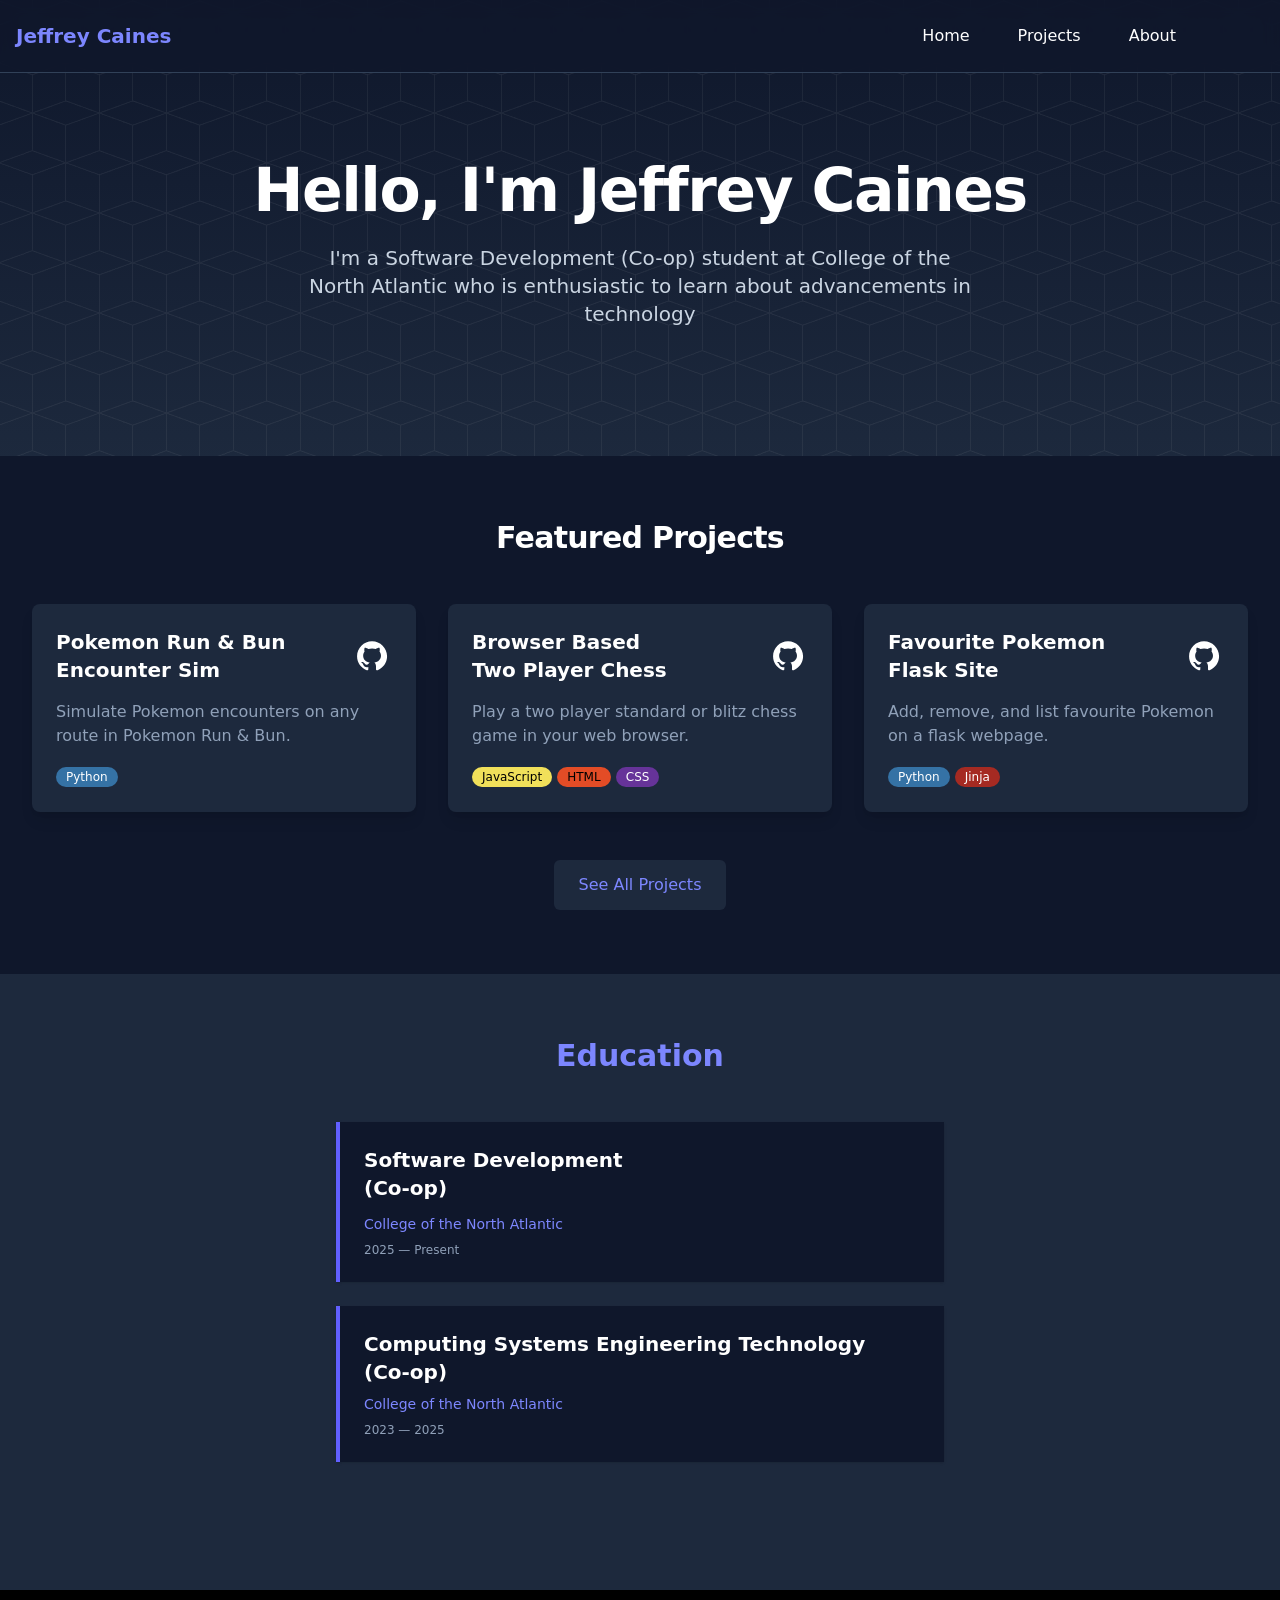
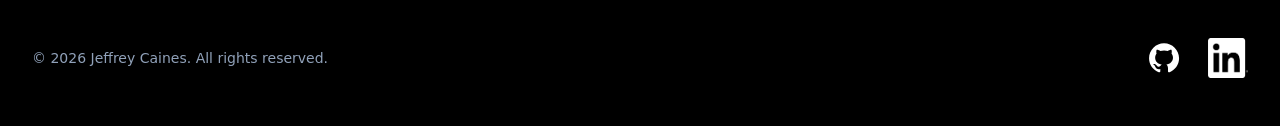
<file: index.html>
<!DOCTYPE html>
<html lang="en">
<head>
    <meta charset="UTF-8">
    <meta name="viewport" content="width=device-width, initial-scale=1.0">
    <title>Jeffrey Caines - Developer</title>
    <link href="./src/output.css" rel="stylesheet">
</head>
<body class="bg-slate-800 font-sans antialiased">
    <!-- Navigation -->
    <nav class="fixed top-0 z-50 w-full border-b backdrop-blur border-slate-700 bg-slate-900/80">
        <div class="mx-auto flex max-w-7xl items-center justify-between p-4">
            <a href="/" class="text-xl font-bold text-indigo-400">Jeffrey Caines</a>
            <button type="button" id="mobile-menu-toggle" class="inline-flex items-center justify-center rounded-md w-10 h-10 p-2 text-slate-400 hover:bg-slate-800 md:hidden">
                <svg class="h-5 w-5" fill="none" viewBox="0 0 24 24" stroke-width="1.5" stroke="currentColor"><path stroke-linecap="round" stroke-linejoin="round" d="M3.75 6.75h16.5M3.75 12h16.5m-16.5 5.25h16.5" aria-label="Open Mobile Navigation Menu"></path></svg>
            </button>
            <div class="hidden w-full md:block md:w-auto" id="mobile-menu">
                <ul class="font-medium flex flex-col p-4 border rounded-lg shadow-sm  border-slate-700 md:p-0 md:flex-row md:mr-16 md:items-center md:border-none md:shadow-none">
                    <li><a href="/"         class="block py-2 px-2 rounded mx-4 text-white hover:bg-slate-800 hover:text-indigo-500">Home</a></li>
                    <li><a href="/projects" class="block py-2 px-2 rounded mx-4 text-white hover:bg-slate-800 hover:text-indigo-500">Projects</a></li>
                    <li><a href="/about"    class="block py-2 px-2 rounded mx-4 text-white hover:bg-slate-800 hover:text-indigo-500">About</a></li>
                    <!-- <li><a href="/resume"   class="block py-2 pl-2 rounded mx-4 text-white hover:bg-slate-800 hover:text-indigo-500">Resume</a></li> -->
                </ul>
            </div>
        </div>
    </nav>

    <!-- Hero Section -->
    <section class="relative overflow-hidden pt-32 pb-16 md:pt-40 md:pb-24 bg-gradient-to-b from-slate-900 to-slate-800">
        <div class="absolute inset-0 bg-hero-pattern opacity-30"></div>
        <div class="relative max-w-7xl mx-auto px-4 sm:px-6 lg:px-8 text-center">
            <h1 class="text-4xl font-extrabold tracking-tight md:text-5xl lg:text-6xl text-white mb-6">Hello, I'm Jeffrey Caines</h1>
            <p class="max-w-2xl mx-auto text-xl text-slate-300 mb-8">I'm a Software Development (Co-op) student at College of the North Atlantic who is enthusiastic to learn about advancements in technology</p>
        </div>
    </section>

    <!-- Featured Projects Preview -->
    <section class="py-16 bg-slate-900">
        <div class="max-w-7xl mx-auto px-4 sm:px-6 lg:px-8">
            <h2 class="text-center text-3xl font-bold tracking-tight text-white mb-12">Featured Projects</h2>
            <div class="grid grid-cols-1 gap-8 sm:grid-cols-2 lg:grid-cols-3">
                <!-- Project 1 -->
                <article class="flex flex-col rounded-lg shadow-lg overflow-hidden bg-slate-800 hover:shadow-xl transition-shadow duration-300">
                    <div class="p-6 flex-1">
                        <div class="flex items-center justify-between mb-4">
                            <h3 class="text-xl font-semibold text-white">Pokemon Run & Bun<br>Encounter Sim</h3>
                            <a href="https://github.com/JeffreyCaines/RnB-Encounter-Sim" target="_blank" rel="noopener noreferrer" aria-label="View on GitHub">
                                <img class="w-10 h-10" src="assets/GitHub_Invertocat_White_Clearspace.svg"></img>
                            </a>
                        </div>
                        <p class="text-slate-400 mb-4">Simulate Pokemon encounters on any route in Pokemon Run & Bun.</p>
                        <span class="inline-flex items-center px-2.5 py-0.5 rounded-full text-xs font-medium bg-python-color text-white">
                            Python
                        </span>
                    </div>
                </article>
                <!-- Project 2 -->
                <article class="flex flex-col rounded-lg shadow-lg overflow-hidden bg-slate-800 hover:shadow-xl transition-shadow duration-300">
                    <div class="p-6 flex-1">
                        <div class="flex items-center justify-between mb-4">
                            <h3 class="text-xl font-semibold text-white">Browser Based<br>Two Player Chess</h3>
                            <a href="https://github.com/Wandalea/chess" target="_blank" rel="noopener noreferrer" aria-label="View on GitHub">
                                <img class="w-10 h-10" src="assets/GitHub_Invertocat_White_Clearspace.svg"></img>
                            </a>
                        </div>
                            <p class="text-slate-400 mb-4">Play a two player standard or blitz chess game in your web browser.</p>
                            <span class="inline-flex items-center px-2.5 py-0.5 rounded-full text-xs font-medium 
                            bg-javascript-color
                            text-black">JavaScript</span>
                            <span class="inline-flex items-center px-2.5 py-0.5 rounded-full text-xs font-medium 
                            bg-html-color
                            text-html-alt-color">HTML</span>
                            <span class="inline-flex items-center px-2.5 py-0.5 rounded-full text-xs font-medium 
                            bg-css-color 
                            text-white">CSS</span>
                        </div>
                </article>
                <!-- Project 3 -->
                <article class="flex flex-col rounded-lg shadow-lg overflow-hidden bg-slate-800 hover:shadow-xl transition-shadow duration-300">
                    <div class="p-6 flex-1">
                        <div class="flex items-center justify-between mb-4">
                            <h3 class="text-xl font-semibold text-white">Favourite Pokemon<br>Flask Site<br></h3>
                            <a href="https://github.com//cp1895-flask-project" target="_blank" rel="noopener noreferrer" aria-label="View on GitHub">
                                <img class="w-10 h-10" src="assets/GitHub_Invertocat_White_Clearspace.svg"></img>
                            </a>
                        </div>
                            <p class="text-slate-400 mb-4">Add, remove, and list favourite Pokemon on a flask webpage.</p>
                            <span class="inline-flex items-center px-2.5 py-0.5 rounded-full text-xs font-medium bg-python-color text-white">
                                Python
                            </span>
                            <span class="inline-flex items-center px-2.5 py-0.5 rounded-full text-xs font-medium bg-jinja-color text-white">
                                Jinja
                            </span>
                        </div>
                    </article>
                </div>

            <div class="mt-12 text-center">
                <a href="/projects" class="inline-flex items-center justify-center px-6 py-3 border border-transparent text-base font-medium rounded-md focus:outline-none focus:ring-2 focus:ring-offset-2 focus:ring-indigo-500 bg-slate-800 text-indigo-400 hover:bg-slate-700">See All Projects</a>
            </div>
        </div>
    </section>

      <!-- Education Timeline -->
    <section class="py-16 bg-slate-800">
        <div class="max-w-2xl mx-auto px-4 sm:px-6 lg:px-8">
            <h2 id="experience-count" class="text-3xl font-bold text-center text-indigo-400 mb-12">Education</h2>

            <!-- Experience Item 1 -->
            <div class="relative pb-16">

                <!-- Content container -->
                <div class="relative">


                    <!-- Education Cards -->
                    <div class="grid grid-cols-1 md:grid-cols-1 gap-6">
 
                    <!-- Top entry: Software Development Co-op (most recent) -->
                    <div class="">
                        <div class="relative flex items-center justify-between px-6 py-6 bg-slate-900 border-l-4  border-indigo-500 shadow-sm">
                            <!-- Left side: dot + content -->
   
                                <div class="flex flex-col">
                                    <h3 class="text-xl font-bold text-white mb-2">
                                        <p>Software Development<br>(Co-op)</p>
                                    </h3>
                                    <p class="text-sm text-indigo-400 mt-1">College of the North Atlantic</p>
                                    <p class="text-xs text-slate-400 mt-2">2025 — Present</p>
                                </div>
                            <!-- Right side: empty space for symmetry -->
                        </div>
                    </div>

                    <!-- Bottom entry: Computing Systems Engineering Technology -->
                    <div class="">
                        <div class="relative flex items-center justify-between px-6 py-6 bg-slate-900 border-l-4 border-indigo-500 shadow-sm">
                            <!-- Right side: dot + content -->
                            <div>
                                <div>
                                    <h3 class="text-xl font-bold text-white mb-2">
                                        <p>Computing Systems Engineering Technology<br>(Co-op)</p>
                                    </h3>
                                    <p class="text-sm text-indigo-400 mt-1">College of the North Atlantic</p>
                                    <p class="text-xs text-slate-400 mt-2">2023 — 2025</p>
                                </div>
                            </div>
                            <!-- Left side: empty space for symmetry -->
                        </div>
                    </div>
                    </div>
                </div>
            </div>
        </div>
    </section>

    <!-- Footer -->
    <footer class="bg-black py-12">
        <div class="max-w-7xl mx-auto px-4 sm:px-6 lg:px-8">
            <div class="flex flex-col md:flex-row justify-between items-center">
                <div class="mb-4 md:mb-0">
                    <p class="text-slate-400 text-sm">© 2026 Jeffrey Caines. All rights reserved.</p>
                </div>
                <div class="flex space-x-6">
                    <a href="https://github.com/JeffreyCaines" target="_blank" rel="noopener noreferrer" aria-label="GitHub">
                        <img class="w-10 h-10" src="assets/GitHub_Invertocat_White_Clearspace.svg"></img>
                    </a>
                    <a href="https://linkedin.com/in/jcaines7" target="_blank" rel="noopener noreferrer" aria-label="LinkedIn">
                        <img class="w-10 h-10" src="assets/InBug-White.png"></img>
                    </a>
                </div>
            </div>
        </div>
    </footer>

<script src="main.js" defer></script>
</body>
</html>
</file>
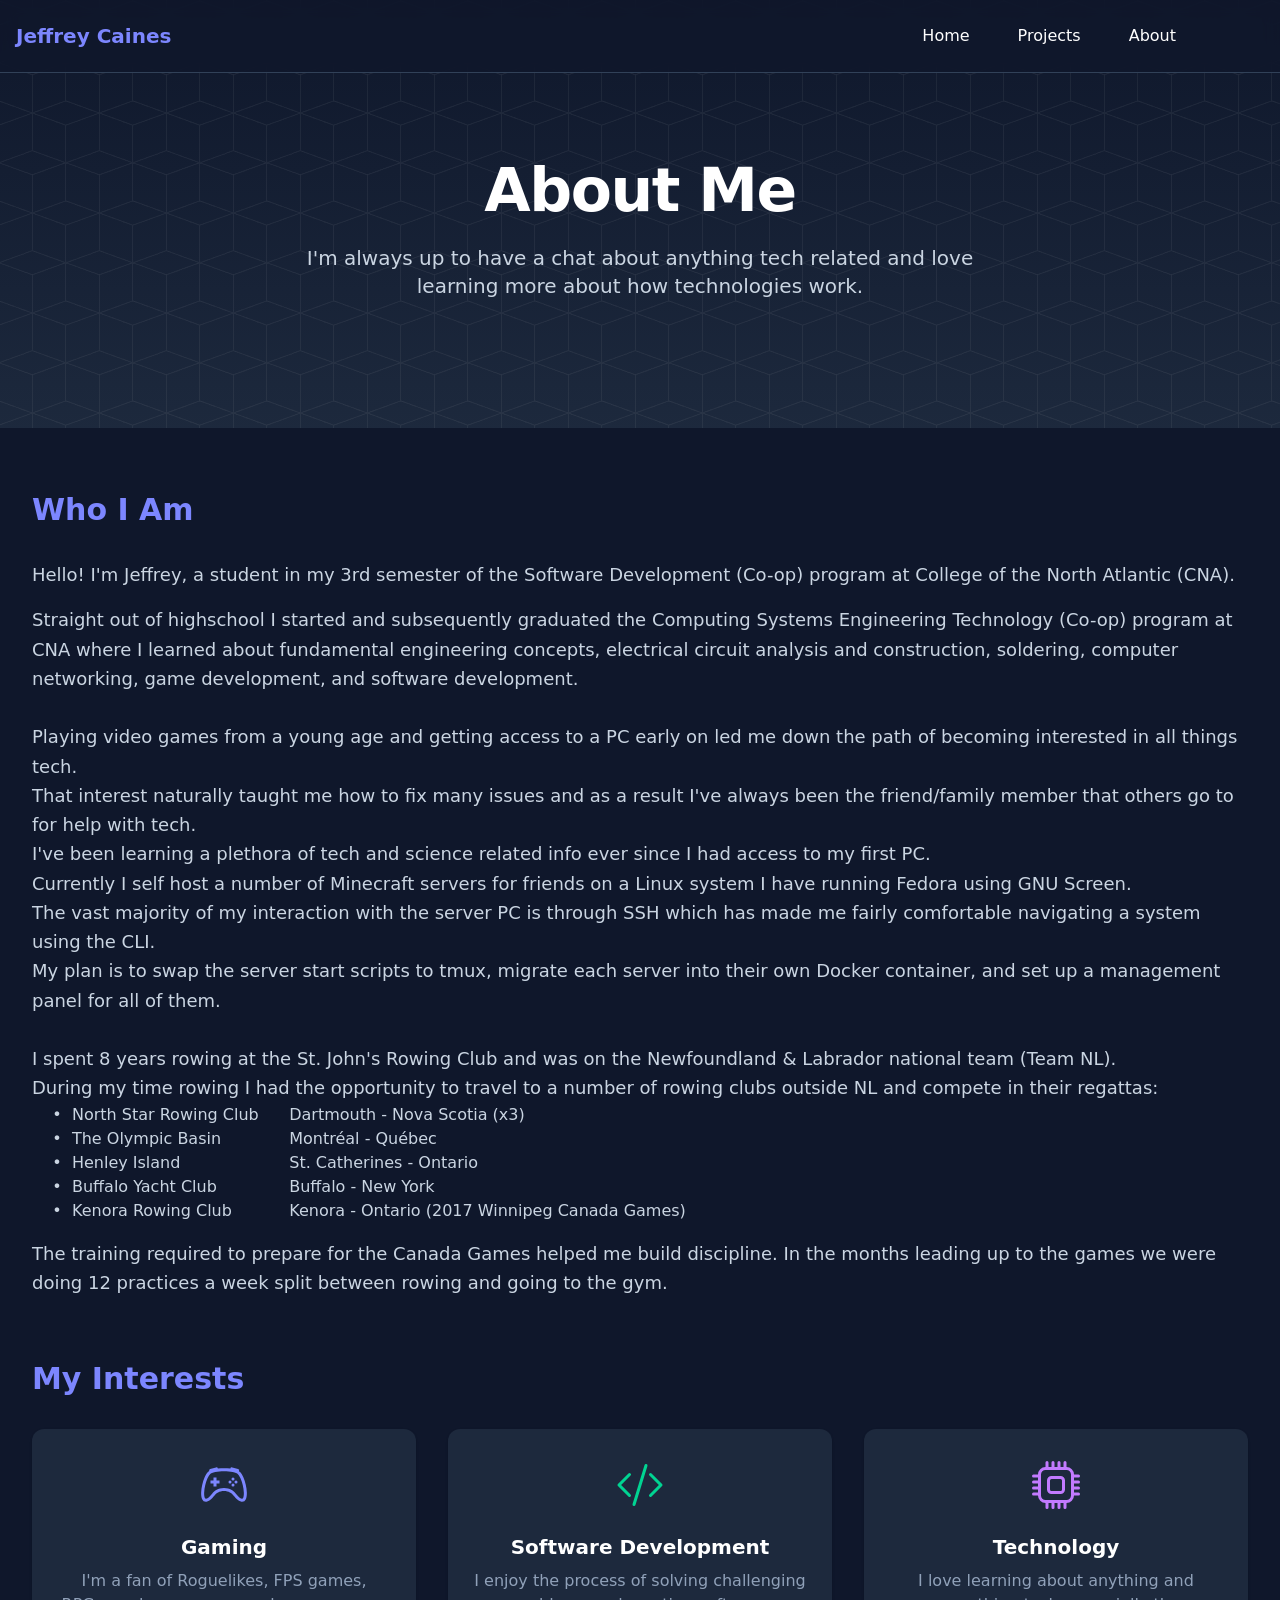
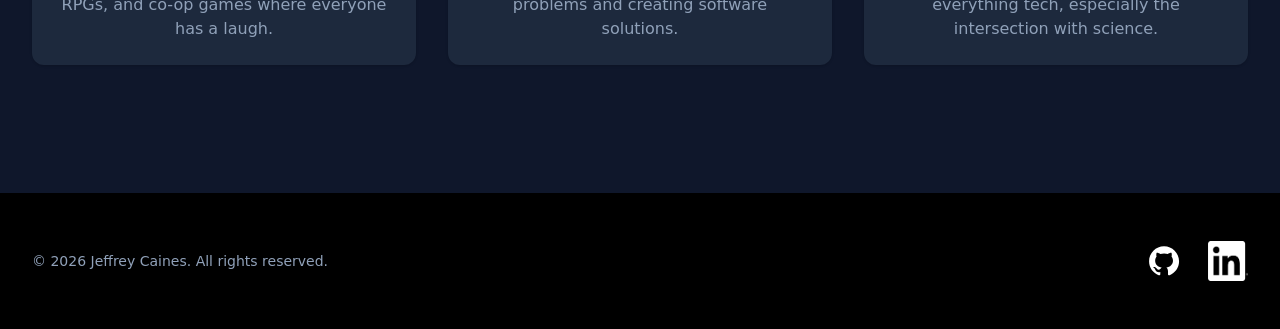
<file: about.html>
<!DOCTYPE html>
<html lang="en">
<head>
    <meta charset="UTF-8">
    <meta name="viewport" content="width=device-width, initial-scale=1.0">
    <title>About - Jeffrey Caines</title>
    <link href="./src/output.css" rel="stylesheet">
</head>
<body class="bg-slate-800 font-sans antialiased text-slate-900">
    <!-- Navigation -->
    <nav class="fixed top-0 z-50 w-full border-b backdrop-blur border-slate-700 bg-slate-900/80">
        <div class="mx-auto flex max-w-7xl items-center justify-between p-4">
            <a href="/" class="text-xl font-bold text-indigo-400">Jeffrey Caines</a>
            <button type="button" id="mobile-menu-toggle" class="inline-flex items-center justify-center rounded-md w-10 h-10 p-2 text-slate-400 hover:bg-slate-800 md:hidden">
                <svg class="h-5 w-5" fill="none" viewBox="0 0 24 24" stroke-width="1.5" stroke="currentColor"><path stroke-linecap="round" stroke-linejoin="round" d="M3.75 6.75h16.5M3.75 12h16.5m-16.5 5.25h16.5" aria-label="Open Mobile Navigation Menu"></path></svg>
            </button>
            <div class="hidden w-full md:block md:w-auto" id="mobile-menu">
                <ul class="font-medium flex flex-col p-4 border rounded-lg shadow-sm  border-slate-700 md:p-0 md:flex-row md:mr-16 md:items-center md:border-none md:shadow-none">
                    <li><a href="/"         class="block py-2 px-2 rounded mx-4 text-white hover:bg-slate-800 hover:text-indigo-500">Home</a></li>
                    <li><a href="/projects" class="block py-2 px-2 rounded mx-4 text-white hover:bg-slate-800 hover:text-indigo-500">Projects</a></li>
                    <li><a href="/about"    class="block py-2 px-2 rounded mx-4 text-white hover:bg-slate-800 hover:text-indigo-500">About</a></li>
                    <!-- <li><a href="/resume"   class="block py-2 pl-2 rounded mx-4 text-white hover:bg-slate-800 hover:text-indigo-500">Resume</a></li> -->
                </ul>
            </div>
        </div>
    </nav>
    
    <!-- Hero Section -->
    <section class="relative overflow-hidden pt-32 pb-16 md:pt-40 md:pb-24 bg-gradient-to-b from-slate-900 to-slate-800">
        <div class="absolute inset-0 bg-hero-pattern opacity-30"></div>
        <div class="relative max-w-7xl mx-auto px-4 sm:px-6 lg:px-8 text-center">
            <h1 class="text-4xl font-extrabold tracking-tight md:text-5xl lg:text-6xl text-white mb-6">About Me</h1>
            <p class="max-w-2xl mx-auto text-xl text-slate-300 mb-8">I'm always up to have a chat about anything tech related and love learning more about how technologies work.</p>
        </div>
    </section>

    <!-- About Content -->
    <section class="py-16 bg-slate-900">
        <div class="max-w-7xl mx-auto px-4 sm:px-6 lg:px-8">
            <!-- Introduction Section -->
            <div class="mb-16">
                <h2 class="text-3xl font-bold mb-8 text-indigo-400">Who I Am</h2>
                <p class="text-lg leading-relaxed text-slate-300">
                    Hello! I'm Jeffrey, a student in my 3rd semester of the Software Development (Co-op) program at College of the North Atlantic (CNA).
                </p>
                <p class="text-lg leading-relaxed text-slate-300 mt-4">
                    Straight out of highschool I started and subsequently graduated the Computing Systems Engineering Technology (Co-op) program at CNA where I learned about fundamental engineering concepts, electrical circuit analysis and construction, soldering, computer networking, game development, and software development.
                    <br>
                    <br>Playing video games from a young age and getting access to a PC early on led me down the path of becoming interested in all things tech.
                    <br>That interest naturally taught me how to fix many issues and as a result I've always been the friend/family member that others go to for help with tech.
                    <br>I've been learning a plethora of tech and science related info ever since I had access to my first PC.
                    <br>Currently I self host a number of Minecraft servers for friends on a Linux system I have running Fedora using GNU Screen.
                    <br>The vast majority of my interaction with the server PC is through SSH which has made me fairly comfortable navigating a system using the CLI.
                    <br>My plan is to swap the server start scripts to tmux, migrate each server into their own Docker container, and set up a management panel for all of them.
                    <br>
                    <br>I spent 8 years rowing at the St. John's Rowing Club and was on the Newfoundland & Labrador national team (Team NL).
                    <br>During my time rowing I had the opportunity to travel to a number of rowing clubs outside NL and compete in their regattas:
                </p>
                    <table class="text-slate-300" style="white-space: pre;">
                        <tr><td>    •  </td><td>North Star Rowing Club      </td><td>Dartmouth - Nova Scotia (x3)</td></tr>
                        <tr><td>    •  </td><td>The Olympic Basin</td><td>Montréal - Québec</td></tr>
                        <tr><td>    •  </td><td>Henley Island</td><td>St. Catherines - Ontario</td></tr>
                        <tr><td>    •  </td><td>Buffalo Yacht Club</td><td>Buffalo - New York</td></tr>
                        <tr><td>    •  </td><td>Kenora Rowing Club</td><td>Kenora - Ontario (2017 Winnipeg Canada Games)</td></tr>
                    </table>
                <p class="text-lg leading-relaxed text-slate-300 mt-4">
                    The training required to prepare for the Canada Games helped me build discipline. In the months leading up to the games we were doing 12 practices a week split between rowing and going to the gym.
                </p>
            </div>

            <!-- Interests Grid -->
            <div class="mb-16">
                <h2 class="text-3xl font-bold mb-8 text-indigo-400">My Interests</h2>
                <div class="grid grid-cols-1 md:grid-cols-3 gap-8">
                    <!-- Interest 1 -->
                    <article class="text-center p-6  rounded-xl shadow-sm hover:shadow-md transition-shadow bg-slate-800">
                        <div class="mb-4 w-16 h-16 mx-auto flex items-center justify-center">
                            <svg xmlns="http://www.w3.org/2000/svg" fill="currentColor" class="bi bi-code-slash text-indigo-400 w-12 h-12" viewBox="0 0 16 16">
                                <path d="M11.5 6.027a.5.5 0 1 1-1 0 .5.5 0 0 1 1 0m-1.5 1.5a.5.5 0 1 0 0-1 .5.5 0 0 0 0 1m2.5-.5a.5.5 0 1 1-1 0 .5.5 0 0 1 1 0m-1.5 1.5a.5.5 0 1 0 0-1 .5.5 0 0 0 0 1m-6.5-3h1v1h1v1h-1v1h-1v-1h-1v-1h1z"/>
                                <path d="M3.051 3.26a.5.5 0 0 1 .354-.613l1.932-.518a.5.5 0 0 1 .62.39c.655-.079 1.35-.117 2.043-.117.72 0 1.443.041 2.12.126a.5.5 0 0 1 .622-.399l1.932.518a.5.5 0 0 1 .306.729q.211.136.373.297c.408.408.78 1.05 1.095 1.772.32.733.599 1.591.805 2.466s.34 1.78.364 2.606c.024.816-.059 1.602-.328 2.21a1.42 1.42 0 0 1-1.445.83c-.636-.067-1.115-.394-1.513-.773-.245-.232-.496-.526-.739-.808-.126-.148-.25-.292-.368-.423-.728-.804-1.597-1.527-3.224-1.527s-2.496.723-3.224 1.527c-.119.131-.242.275-.368.423-.243.282-.494.575-.739.808-.398.38-.877.706-1.513.773a1.42 1.42 0 0 1-1.445-.83c-.27-.608-.352-1.395-.329-2.21.024-.826.16-1.73.365-2.606.206-.875.486-1.733.805-2.466.315-.722.687-1.364 1.094-1.772a2.3 2.3 0 0 1 .433-.335l-.028-.079zm2.036.412c-.877.185-1.469.443-1.733.708-.276.276-.587.783-.885 1.465a14 14 0 0 0-.748 2.295 12.4 12.4 0 0 0-.339 2.406c-.022.755.062 1.368.243 1.776a.42.42 0 0 0 .426.24c.327-.034.61-.199.929-.502.212-.202.4-.423.615-.674.133-.156.276-.323.44-.504C4.861 9.969 5.978 9.027 8 9.027s3.139.942 3.965 1.855c.164.181.307.348.44.504.214.251.403.472.615.674.318.303.601.468.929.503a.42.42 0 0 0 .426-.241c.18-.408.265-1.02.243-1.776a12.4 12.4 0 0 0-.339-2.406 14 14 0 0 0-.748-2.295c-.298-.682-.61-1.19-.885-1.465-.264-.265-.856-.523-1.733-.708-.85-.179-1.877-.27-2.913-.27s-2.063.091-2.913.27"/>
                            </svg>
                        </div>
                        <h3 class="text-xl font-bold mb-2 text-white">Gaming</h3>
                        <p class="text-slate-400">I'm a fan of Roguelikes, FPS games, RPGs, and co-op games where everyone has a laugh.</p>
                    </article>

                    <!-- Interest 2 -->
                    <article class="text-center p-6 rounded-xl shadow-sm hover:shadow-md transition-shadow bg-slate-800">
                        <div class="mb-4 w-16 h-16 mx-auto flex items-center justify-center">
                            <svg xmlns="http://www.w3.org/2000/svg" fill="currentColor" class="bi bi-code-slash text-emerald-400 w-12 h-12" viewBox="0 0 16 16">
                                <path d="M10.478 1.647a.5.5 0 1 0-.956-.294l-4 13a.5.5 0 0 0 .956.294zM4.854 4.146a.5.5 0 0 1 0 .708L1.707 8l3.147 3.146a.5.5 0 0 1-.708.708l-3.5-3.5a.5.5 0 0 1 0-.708l3.5-3.5a.5.5 0 0 1 .708 0m6.292 0a.5.5 0 0 0 0 .708L14.293 8l-3.147 3.146a.5.5 0 0 0 .708.708l3.5-3.5a.5.5 0 0 0 0-.708l-3.5-3.5a.5.5 0 0 0-.708 0"/>
                            </svg>
                        </div>
                        <h3 class="text-xl font-bold mb-2 text-white">Software Development</h3>
                        <p class="text-slate-400">I enjoy the process of solving challenging problems and creating software solutions.</p>
                    </article>

                    <!-- Interest 3 -->
                    <article class="text-center p-6 rounded-xl shadow-sm hover:shadow-md transition-shadow bg-slate-800">
                        <div class="mb-4 w-16 h-16 mx-auto flex items-center justify-center">
                            <svg xmlns="http://www.w3.org/2000/svg" fill="currentColor" class="bi bi-code-slash text-purple-400 w-12 h-12" viewBox="0 0 16 16">
                                <path d="M5 0a.5.5 0 0 1 .5.5V2h1V.5a.5.5 0 0 1 1 0V2h1V.5a.5.5 0 0 1 1 0V2h1V.5a.5.5 0 0 1 1 0V2A2.5 2.5 0 0 1 14 4.5h1.5a.5.5 0 0 1 0 1H14v1h1.5a.5.5 0 0 1 0 1H14v1h1.5a.5.5 0 0 1 0 1H14v1h1.5a.5.5 0 0 1 0 1H14a2.5 2.5 0 0 1-2.5 2.5v1.5a.5.5 0 0 1-1 0V14h-1v1.5a.5.5 0 0 1-1 0V14h-1v1.5a.5.5 0 0 1-1 0V14h-1v1.5a.5.5 0 0 1-1 0V14A2.5 2.5 0 0 1 2 11.5H.5a.5.5 0 0 1 0-1H2v-1H.5a.5.5 0 0 1 0-1H2v-1H.5a.5.5 0 0 1 0-1H2v-1H.5a.5.5 0 0 1 0-1H2A2.5 2.5 0 0 1 4.5 2V.5A.5.5 0 0 1 5 0m-.5 3A1.5 1.5 0 0 0 3 4.5v7A1.5 1.5 0 0 0 4.5 13h7a1.5 1.5 0 0 0 1.5-1.5v-7A1.5 1.5 0 0 0 11.5 3zM5 6.5A1.5 1.5 0 0 1 6.5 5h3A1.5 1.5 0 0 1 11 6.5v3A1.5 1.5 0 0 1 9.5 11h-3A1.5 1.5 0 0 1 5 9.5zM6.5 6a.5.5 0 0 0-.5.5v3a.5.5 0 0 0 .5.5h3a.5.5 0 0 0 .5-.5v-3a.5.5 0 0 0-.5-.5z"/>
                            </svg>
                        </div>
                        <h3 class="text-xl font-bold mb-2 text-white">Technology</h3>
                        <p class= "text-slate-400">I love learning about anything and everything tech, especially the intersection with science.</p>
                    </article>
                </div>
            </div>

        </div>
    </section>

    <!-- Footer -->
    <footer class="bg-black py-12">
        <div class="max-w-7xl mx-auto px-4 sm:px-6 lg:px-8">
            <div class="flex flex-col md:flex-row justify-between items-center">
                <div class="mb-4 md:mb-0">
                    <p class="text-slate-400 text-sm">© 2026 Jeffrey Caines. All rights reserved.</p>
                </div>
                <div class="flex space-x-6">
                    <a href="https://github.com/JeffreyCaines" target="_blank" rel="noopener noreferrer" aria-label="GitHub">
                        <img class="w-10 h-10" src="assets/GitHub_Invertocat_White_Clearspace.svg"></img>
                    </a>
                    <a href="https://linkedin.com/in/jcaines7" target="_blank" rel="noopener noreferrer" aria-label="LinkedIn">
                        <img class="w-10 h-10" src="assets/InBug-White.png"></img>
                    </a>
                </div>
            </div>
        </div>
    </footer>

<script src="main.js" defer></script>
</body>
</html>
</file>
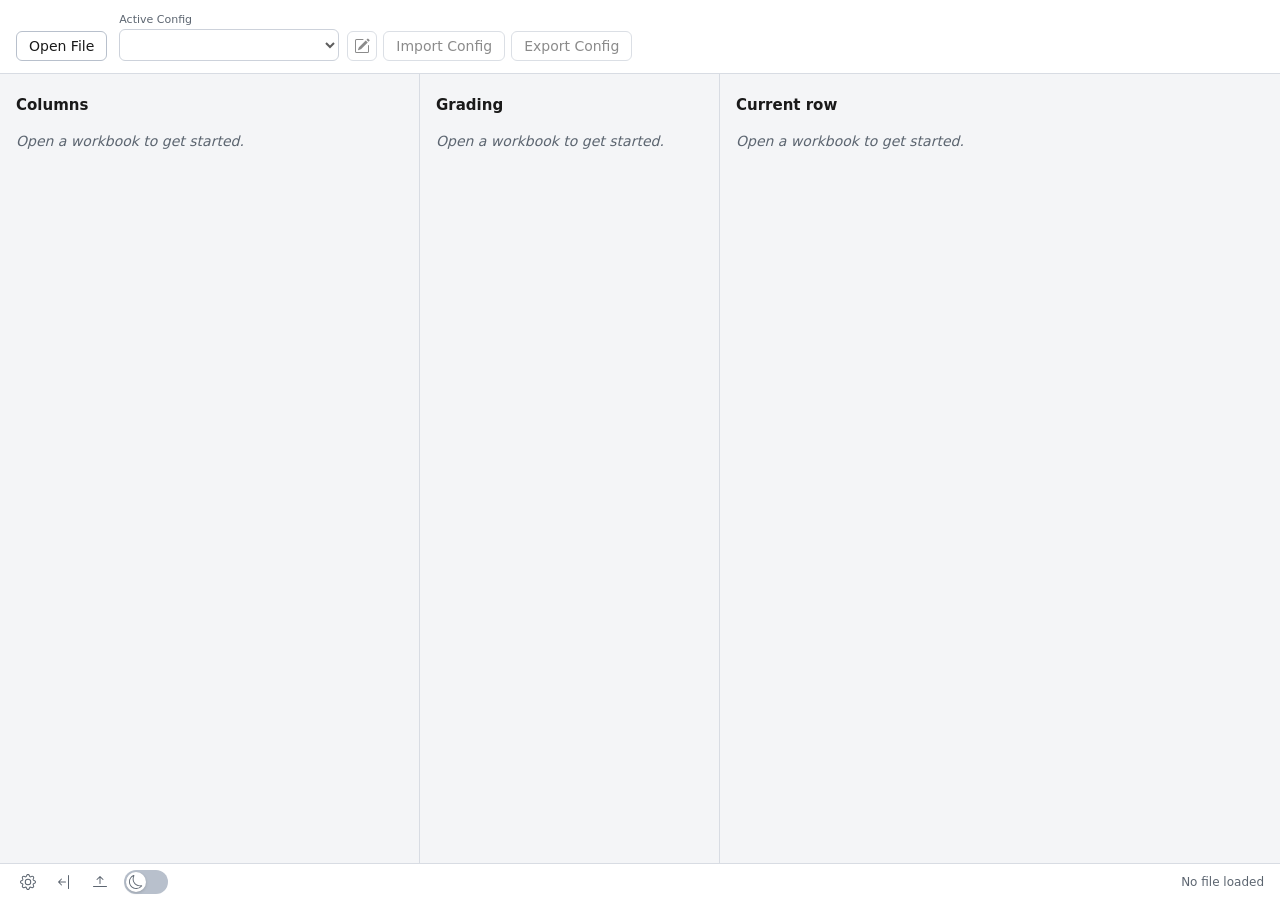
<file: application-grader.html>
<!DOCTYPE html>
<html lang="en">
<head>
  <meta charset="UTF-8">
  <meta name="viewport" content="width=device-width, initial-scale=1.0">
  <title>XLSX Application Grader</title>
  <link rel="icon" href="favicon-light.svg" type="image/svg+xml" media="(prefers-color-scheme: light)">
  <link rel="icon" href="favicon-dark.svg" type="image/svg+xml" media="(prefers-color-scheme: dark)">
  <link rel="icon" href="favicon-light.svg" type="image/svg+xml">
  <script src="vendor/xlsx.full.min.js"></script>
  <style>
    :root {
      color-scheme: light;
      --bg: #f4f5f7;
      --bg-surface: #fff;
      --bg-muted: #f4f5f7;
      --text: #1a1a1a;
      --text-secondary: #5c6570;
      --text-muted: #8b95a1;
      --text-label: #374151;
      --border: #d8dce3;
      --border-light: #eef1f5;
      --border-input: #b8c0cc;
      --btn-bg: #fff;
      --btn-hover: #eef1f5;
      --input-bg: #fff;
      --input-text: #1a1a1a;
      --primary: #2563eb;
      --primary-hover: #1d4ed8;
      --danger: #b91c1c;
      --warning: #b45309;
      --success: #15803d;
      --resizer-hover: rgba(37, 99, 235, 0.25);
    }
    html.theme-dark {
      color-scheme: dark;
      --bg: #0f1117;
      --bg-surface: #181b24;
      --bg-muted: #12151c;
      --text: #e8eaed;
      --text-secondary: #9aa3b2;
      --text-muted: #6b7585;
      --text-label: #c5cad3;
      --border: #2d3340;
      --border-light: #232833;
      --border-input: #3d4555;
      --btn-bg: #1e222d;
      --btn-hover: #2a3040;
      --input-bg: #141820;
      --input-text: #e8eaed;
      --primary: #3b82f6;
      --primary-hover: #2563eb;
      --danger: #f87171;
      --warning: #fbbf24;
      --success: #4ade80;
      --resizer-hover: rgba(59, 130, 246, 0.35);
    }
    *, *::before, *::after { box-sizing: border-box; }
    html {
      height: 100%;
      overflow: hidden;
      overscroll-behavior: none;
    }
    body {
      margin: 0;
      position: fixed;
      inset: 0;
      width: 100%;
      height: 100%;
      overflow: hidden;
      overscroll-behavior: none;
      display: flex;
      flex-direction: column;
      font-family: system-ui, -apple-system, "Segoe UI", Roboto, sans-serif;
      font-size: 14px;
      color: var(--text);
      background: var(--bg);
    }
    .topbar {
      flex-shrink: 0;
      z-index: 10;
      background: var(--bg-surface);
      border-bottom: 1px solid var(--border);
      padding: 14px 16px 12px;
      display: flex;
      flex-wrap: wrap;
      gap: 12px;
      align-items: flex-end;
    }
    .topbar-field {
      display: flex;
      flex-direction: column;
      gap: 4px;
      flex-shrink: 0;
      min-width: 0;
    }
    .topbar-legend {
      font-size: 11px;
      line-height: 1;
      color: var(--text-secondary);
      font-weight: 500;
    }
    .topbar-legend-spacer {
      visibility: hidden;
      user-select: none;
    }
    .topbar-brand {
      display: flex;
      align-items: center;
      gap: 6px;
      min-height: 31px;
    }
    .topbar-field-right {
      margin-left: auto;
    }
    .theme-switch {
      border: none;
      background: transparent;
      padding: 0;
      cursor: pointer;
      line-height: 0;
      flex-shrink: 0;
    }
    .theme-switch:hover,
    .theme-switch:focus-visible {
      background: transparent;
    }
    .theme-switch-track {
      display: block;
      width: 44px;
      height: 24px;
      border-radius: 999px;
      background: var(--border-input);
      position: relative;
      transition: background 0.2s ease;
    }
    html.theme-dark .theme-switch-track {
      background: var(--primary);
    }
    .theme-switch-thumb {
      position: absolute;
      top: 2px;
      left: 2px;
      width: 20px;
      height: 20px;
      border-radius: 50%;
      background: var(--bg-surface);
      display: flex;
      align-items: center;
      justify-content: center;
      color: var(--text-secondary);
      box-shadow: 0 1px 3px rgba(0, 0, 0, 0.18);
      transition: transform 0.2s ease;
    }
    html.theme-dark .theme-switch-thumb {
      transform: translateX(20px);
      color: var(--warning);
    }
    .theme-switch-icon {
      display: flex;
      align-items: center;
      justify-content: center;
      width: 14px;
      height: 14px;
    }
    .theme-switch-icon svg {
      display: block;
      width: 14px;
      height: 14px;
    }
    .theme-switch-icon-sun { display: none; }
    html.theme-dark .theme-switch-icon-moon { display: none; }
    html.theme-dark .theme-switch-icon-sun { display: flex; }
    .icon-btn {
      border: none;
      background: transparent;
      padding: 4px;
      cursor: pointer;
      line-height: 0;
      flex-shrink: 0;
      color: var(--text-secondary);
      display: inline-flex;
      align-items: center;
      justify-content: center;
    }
    .icon-btn:hover,
    .icon-btn:focus-visible {
      color: var(--text);
      background: transparent;
    }
    .icon-btn svg {
      display: block;
      width: 16px;
      height: 16px;
    }
    .settings-icon-dark { display: none; }
    html.theme-dark .settings-icon-light { display: none; }
    html.theme-dark .settings-icon-dark { display: inline-flex; }
    .theme-trash-icon {
      display: inline-flex;
      align-items: center;
      justify-content: center;
      line-height: 0;
    }
    .theme-trash-icon svg {
      display: block;
      width: 16px;
      height: 16px;
    }
    .theme-trash-icon .trash-icon-dark { display: none; }
    html.theme-dark .theme-trash-icon .trash-icon-light { display: none; }
    html.theme-dark .theme-trash-icon .trash-icon-dark { display: inline-flex; }
    .settings-menu-wrap {
      position: relative;
      flex-shrink: 0;
    }
    .footer .settings-menu {
      top: auto;
      bottom: calc(100% + 8px);
      left: 0;
      right: auto;
    }
    .settings-menu {
      position: absolute;
      top: calc(100% + 8px);
      right: 0;
      width: max-content;
      max-width: 92vw;
      background: var(--bg-surface);
      border: 1px solid var(--border);
      border-radius: 8px;
      box-shadow: 0 10px 28px rgba(0, 0, 0, 0.18);
      z-index: 20;
      padding: 8px 0;
    }
    .settings-menu-action {
      display: block;
      width: calc(100% - 16px);
      margin: 0 8px;
      text-align: center;
      font-size: 13px;
    }
    .settings-menu-toggle {
      display: flex;
      align-items: center;
      gap: 8px;
      padding: 8px 12px;
      font-size: 13px;
      color: var(--text);
      cursor: pointer;
    }
    .settings-menu-toggle input {
      margin: 0;
      flex-shrink: 0;
    }
    .settings-menu-header {
      display: flex;
      align-items: center;
      justify-content: space-between;
      gap: 8px;
      padding: 4px 12px 8px;
      font-size: 11px;
      font-weight: 600;
      color: var(--text-secondary);
      text-transform: uppercase;
      letter-spacing: 0.04em;
    }
    .settings-credits-btn {
      flex-shrink: 0;
      margin: -2px -4px -2px 0;
      padding: 2px 4px;
      border: none;
      background: transparent;
      color: var(--text-secondary);
      cursor: pointer;
      display: inline-flex;
      align-items: center;
      justify-content: center;
      line-height: 0;
    }
    .settings-credits-btn:hover,
    .settings-credits-btn:focus-visible {
      color: var(--text);
    }
    .settings-credits-btn svg {
      display: block;
      width: 16px;
      height: 16px;
    }
    .settings-credits-icon-dark { display: none; }
    html.theme-dark .settings-credits-icon-light { display: none; }
    html.theme-dark .settings-credits-icon-dark { display: inline-flex; }
    .settings-menu-empty {
      margin: 0;
      padding: 8px 12px 4px;
      font-size: 12px;
      color: var(--text-muted);
    }
    .settings-config-list {
      list-style: none;
      margin: 0;
      padding: 0;
    }
    .settings-config-group {
      list-style: none;
      border-bottom: 1px solid var(--border-light);
    }
    .settings-config-group:last-child {
      border-bottom: none;
    }
    .settings-config-sublist {
      list-style: none;
      margin: 0;
      padding: 0 0 4px;
    }
    .settings-config-item {
      display: flex;
      align-items: center;
      gap: 8px;
      padding: 6px 8px 6px 12px;
    }
    .settings-config-item-file {
      padding-bottom: 4px;
    }
    .settings-config-item-named {
      padding-left: 28px;
    }
    .settings-config-item-named .settings-config-label {
      font-size: 13px;
      word-break: normal;
      overflow: hidden;
      text-overflow: ellipsis;
      white-space: nowrap;
    }
    .settings-config-item:hover {
      background: var(--bg-muted);
    }
    .settings-config-label {
      flex: 1;
      min-width: 0;
      font-size: 12px;
      color: var(--text);
      word-break: break-all;
      line-height: 1.35;
    }
    .settings-config-delete {
      flex-shrink: 0;
      border: none;
      background: transparent;
      cursor: pointer;
      color: var(--text-muted);
      padding: 4px;
      line-height: 0;
      display: inline-flex;
      align-items: center;
      justify-content: center;
    }
    .settings-config-delete svg,
    .settings-config-delete .theme-trash-icon svg {
      display: block;
      width: 16px;
      height: 16px;
    }
    .settings-config-delete:hover {
      color: var(--danger);
    }
    button, select, input[type="text"], input[type="number"], input[type="file"] {
      font: inherit;
      color: var(--input-text);
    }
    button {
      cursor: pointer;
      border: 1px solid var(--border-input);
      background: var(--btn-bg);
      border-radius: 6px;
      padding: 6px 12px;
    }
    button:hover { background: var(--btn-hover); }
    button.primary {
      background: var(--primary);
      color: #fff;
      border-color: var(--primary);
    }
    button.primary:hover { background: var(--primary-hover); }
    button:disabled { opacity: 0.5; cursor: not-allowed; }
    select, input[type="text"], input[type="number"] {
      border: 1px solid var(--border-input);
      border-radius: 6px;
      padding: 6px 8px;
      background: var(--input-bg);
    }
    select.select-truncate {
      text-overflow: ellipsis;
      padding-right: 1.75rem;
      vertical-align: middle;
      max-width: 100%;
    }
    .status {
      font-size: 12px;
      color: var(--text-secondary);
      white-space: nowrap;
      text-align: right;
      flex-shrink: 1;
      min-width: 0;
    }
    .status.dirty { color: var(--warning); font-weight: 600; }
    .status.saved { color: var(--success); }
    .server-disconnect-banner {
      flex-shrink: 0;
      background: #b91c1c;
      color: #fff;
      padding: 8px 16px;
      font-size: 13px;
      text-align: center;
    }
    .server-disconnect-banner.hidden { display: none; }
    .footer {
      flex-shrink: 0;
      position: relative;
      z-index: 10;
      background: var(--bg-surface);
      border-top: 1px solid var(--border);
      padding: 6px 16px;
      display: flex;
      justify-content: space-between;
      align-items: center;
      gap: 12px;
      min-height: 28px;
    }
    .footer-controls {
      display: flex;
      align-items: center;
      gap: 12px;
      flex-shrink: 0;
    }
    .main {
      flex: 1 1 0;
      min-height: 0;
      width: 100%;
      display: flex;
      align-items: stretch;
      overflow: hidden;
      box-sizing: border-box;
    }
    .sidebar {
      width: 420px;
      flex-shrink: 0;
      position: relative;
      display: flex;
      flex-direction: column;
      min-height: 0;
      background: var(--bg-muted);
      border-right: 1px solid var(--border);
      padding: 16px 0 0 16px;
      overflow: hidden;
    }
    .panel-resizer {
      position: absolute;
      top: 0;
      width: 16px;
      height: 100%;
      cursor: col-resize;
      z-index: 2;
    }
    .sidebar-resizer {
      right: -8px;
    }
    .columns-panel-resizer {
      left: -8px;
    }
    .panel-resizer:hover {
      background: var(--resizer-hover);
    }
    .panel-resizer.panel-resizer-active {
      background: var(--resizer-hover);
    }
    body.col-resize-active {
      cursor: col-resize;
      user-select: none;
    }
    .sidebar-scroll,
    .panel-columns-scroll,
    .panel-grading-scroll {
      flex: 1;
      min-height: 0;
      overflow-y: auto;
      overflow-x: hidden;
      overscroll-behavior: contain;
    }
    .panel-columns-scroll {
      padding-bottom: 10px;
    }
    .panel-grading-scroll {
      padding-bottom: 12px;
    }
    .sidebar-scroll .empty-msg,
    .panel-columns-scroll .empty-msg {
      padding-right: 16px;
    }
    .column-list { list-style: none; margin: 0; padding: 0; }
    .column-item {
      display: flex;
      align-items: flex-start;
      gap: 6px;
      padding: 8px 12px 8px 0;
      border-bottom: 1px solid var(--border-light);
      font-size: 13px;
    }
    .column-item label {
      flex: 1;
      min-width: 0;
      line-height: 1.4;
      word-break: break-word;
      white-space: normal;
    }
    .column-item .col-idx { color: var(--text-muted); font-size: 11px; width: 24px; flex-shrink: 0; padding-top: 2px; }
    .column-item .toggle-group {
      display: flex;
      flex-direction: column;
      gap: 4px;
      flex-shrink: 0;
      align-items: flex-end;
    }
    .column-item .toggle-pair {
      display: flex;
      align-items: center;
      gap: 4px;
      font-size: 11px;
      color: var(--text-secondary);
    }
    .column-item .col-delete {
      flex-shrink: 0;
      border: none;
      background: transparent;
      cursor: pointer;
      color: var(--text-muted);
      padding: 4px;
      line-height: 0;
      display: inline-flex;
      align-items: center;
      justify-content: center;
    }
    .column-item .col-delete svg,
    .column-item .col-delete .theme-trash-icon svg {
      display: block;
    }
    .column-item .col-delete:hover {
      color: var(--danger);
    }
    .column-item .col-delete.col-unhide:hover {
      color: var(--success);
    }
    .column-item.column-item-hidden label {
      color: var(--text-muted);
      font-style: italic;
    }
    .panels {
      flex: 1;
      display: flex;
      min-width: 0;
      min-height: 0;
      overflow: hidden;
      align-items: stretch;
    }
    .panel-shell {
      display: flex;
      flex-direction: column;
      min-height: 0;
      min-width: 0;
      overflow: hidden;
      align-self: stretch;
    }
    .panel-shell-grading {
      flex: 0 0 var(--grading-panel-width, 300px);
      max-width: var(--grading-panel-width, 300px);
      background: var(--bg-muted);
      border-right: 1px solid var(--border);
    }
    .panel-shell-columns {
      flex: 1 1 280px;
      min-width: 280px;
      position: relative;
      background: var(--bg-muted);
    }
    .panel-columns {
      flex: 1;
      min-width: 0;
      min-height: 0;
      display: flex;
      flex-direction: column;
      padding: 16px 0 0 16px;
      overflow: hidden;
    }
    .panel-header {
      display: flex;
      align-items: flex-start;
      justify-content: flex-start;
      gap: 8px;
      margin-bottom: 12px;
      flex-wrap: wrap;
      flex-shrink: 0;
      min-height: 31px;
      padding-right: 16px;
    }
    .panel-header h2 {
      margin: 0;
      font-size: 15px;
      line-height: 31px;
      height: 31px;
      flex-shrink: 0;
    }
    .panel-header-actions {
      display: flex;
      align-items: center;
      gap: 10px;
      flex-wrap: wrap;
      min-height: 31px;
      flex-shrink: 0;
      justify-content: flex-start;
    }
    .panel-grading .panel-header {
      padding-right: 0;
    }
    .panel-grading {
      flex: 1;
      min-width: 0;
      min-height: 0;
      width: 100%;
      display: flex;
      flex-direction: column;
      padding: 16px 16px 0;
      overflow: hidden;
      background: var(--bg-muted);
    }
    .panel-columns-scroll .field-cards {
      padding-right: 16px;
    }
    .auto-advance-label {
      display: flex;
      align-items: center;
      gap: 5px;
      font-size: 12px;
      color: var(--text-secondary);
      cursor: pointer;
      white-space: nowrap;
    }
    #btn-submit-all { font-size: 12px; padding: 5px 10px; }
    #btn-copy-grades {
      font-size: 12px;
      padding: 5px 10px;
      display: inline-flex;
      align-items: center;
      gap: 6px;
    }
    #btn-copy-grades .btn-icon svg { display: block; }
    .row-nav {
      display: flex;
      align-items: center;
      gap: 8px;
      flex-shrink: 0;
      flex-wrap: wrap;
    }
    .row-nav input[type="number"] { width: 72px; }
    .field-cards {
      display: flex;
      flex-direction: column;
      gap: 10px;
    }
    .field-card {
      background: var(--bg-surface);
      border: 1px solid var(--border);
      border-radius: 8px;
      padding: 12px 14px;
    }
    .field-card .label {
      font-size: 13px;
      line-height: 1.45;
      color: var(--text-label);
      margin-bottom: 6px;
      word-break: break-word;
      white-space: normal;
    }
    .field-card .value {
      font-size: 15px;
      word-break: break-word;
    }
    .field-card-sum {
      border-color: var(--accent, #2d6cdf);
      background: var(--bg-accent-soft, rgba(45, 108, 223, 0.08));
    }
    .field-card-sum .value {
      font-size: 18px;
      font-weight: 600;
    }
    .field-card-header {
      display: flex;
      align-items: flex-start;
      justify-content: space-between;
      gap: 8px;
      margin-bottom: 6px;
    }
    .field-card-header .label {
      margin-bottom: 0;
      flex: 1;
      min-width: 0;
    }
    .field-card-delete {
      flex-shrink: 0;
      border: none;
      background: transparent;
      cursor: pointer;
      color: var(--text-muted);
      padding: 4px;
      line-height: 0;
      display: inline-flex;
      align-items: center;
      justify-content: center;
    }
    .field-card-delete svg,
    .field-card-delete .theme-trash-icon svg {
      display: block;
      width: 16px;
      height: 16px;
    }
    .field-card-delete:hover:not(:disabled) {
      color: var(--danger);
    }
    .grade-form {
      background: var(--bg-surface);
      border: 1px solid var(--border);
      border-radius: 8px;
      padding: 12px;
      margin-bottom: 12px;
    }
    #grade-forms .grade-form:last-child {
      margin-bottom: 0;
    }
    .grade-form h3 {
      margin: 0 0 10px;
      font-size: 13px;
      line-height: 1.4;
      word-break: break-word;
      white-space: normal;
    }
    .form-row {
      display: flex;
      flex-direction: column;
      gap: 4px;
      margin-bottom: 8px;
    }
    .form-row label { font-size: 12px; color: var(--text-secondary); }
    .form-row input { width: 100%; }
    .form-error {
      color: var(--danger);
      font-size: 12px;
      margin-top: 4px;
    }
    .form-error.form-success { color: var(--success); }
    .empty-msg {
      color: var(--text-secondary);
      font-style: italic;
      padding: 0;
      margin: 0;
    }
    .config-row {
      display: flex;
      gap: 8px;
      align-items: flex-end;
      flex-wrap: wrap;
    }
    .config-actions {
      display: flex;
      gap: 6px;
      align-items: center;
      flex-wrap: wrap;
      min-height: 31px;
    }
    #file-select { min-width: 160px; max-width: 280px; width: 280px; }
    #sheet-select { min-width: 120px; max-width: 200px; width: 200px; }
    #config-select { min-width: 140px; max-width: 220px; width: 220px; }
    #btn-rename-config {
      padding: 6px;
      line-height: 0;
      display: inline-flex;
      align-items: center;
      justify-content: center;
    }
    #btn-rename-config svg {
      display: block;
      width: 16px;
      height: 16px;
    }
    #config-rename-modal .modal-field,
    #config-create-modal .modal-field {
      display: block;
      width: 100%;
      box-sizing: border-box;
      margin: 0 0 16px;
    }
    .hidden { display: none !important; }
    .modal-overlay {
      position: fixed;
      inset: 0;
      z-index: 1000;
      display: flex;
      align-items: center;
      justify-content: center;
      padding: 24px;
      background: rgba(15, 17, 23, 0.55);
    }
    .modal-overlay.hidden { display: none !important; }
    .modal-dialog {
      width: min(100%, 480px);
      background: var(--bg-surface);
      border: 1px solid var(--border);
      border-radius: 10px;
      padding: 20px 22px 18px;
      box-shadow: 0 16px 40px rgba(0, 0, 0, 0.25);
    }
    .modal-dialog h2 {
      margin: 0 0 10px;
      font-size: 16px;
      font-weight: 600;
    }
    .modal-dialog p {
      margin: 0 0 10px;
      color: var(--text-secondary);
      line-height: 1.45;
    }
    .modal-path {
      font-size: 12px;
      color: var(--text-muted);
      word-break: break-all;
      margin-bottom: 16px !important;
    }
    .modal-actions {
      display: flex;
      justify-content: flex-end;
      gap: 8px;
    }
    #author-credits-modal .modal-dialog {
      text-align: center;
    }
    #author-credits-modal .modal-actions {
      justify-content: center;
    }
    #author-credits-modal a,
    #author-credits-modal a:visited {
      color: var(--primary);
    }
    #author-credits-modal a:hover,
    #author-credits-modal a:focus-visible {
      color: var(--primary-hover);
    }
    .modal-dialog-cleanup {
      width: min(100%, 480px);
      max-height: min(80vh, 560px);
      display: flex;
      flex-direction: column;
    }
    .config-cleanup-body {
      flex: 1;
      min-height: 0;
      max-height: min(50vh, 420px);
      overflow: auto;
      margin: 0 0 16px;
      border: 1px solid var(--border-light);
      border-radius: 8px;
    }
    .config-cleanup-body .settings-menu-empty {
      padding: 12px;
    }
    #file-input { display: none; }
  </style>
</head>
<body>
  <header id="app-header" class="topbar">
    <div class="topbar-field">
      <span class="topbar-legend topbar-legend-spacer" aria-hidden="true">File</span>
      <div class="topbar-brand">
        <button id="btn-open" type="button">Open File</button>
        <button id="btn-close-file" type="button" class="hidden" disabled title="Close file">Close</button>
      </div>
    </div>
    <input id="file-input" type="file" accept=".xlsx,application/vnd.openxmlformats-officedocument.spreadsheetml.sheet" multiple>
    <div id="file-field" class="topbar-field hidden">
      <label class="topbar-legend" for="file-select">File</label>
      <select id="file-select" class="select-truncate" title="Open workbooks"></select>
    </div>
    <div id="sheet-field" class="topbar-field hidden">
      <label class="topbar-legend" for="sheet-select">Sheet</label>
      <select id="sheet-select" class="select-truncate" title="Active sheet"></select>
    </div>
    <div class="config-row">
      <div class="topbar-field">
        <label class="topbar-legend" for="config-select">Active Config</label>
        <select id="config-select" class="select-truncate" disabled title="Saved configs for this workbook. New Config is the last item."></select>
      </div>
      <div class="config-actions">
        <button id="btn-rename-config" type="button" disabled title="Rename config" aria-label="Rename config" aria-haspopup="dialog" aria-controls="config-rename-modal">
          <svg xmlns="http://www.w3.org/2000/svg" width="16" height="16" fill="currentColor" class="bi bi-pencil-square" viewBox="0 0 16 16" aria-hidden="true">
            <path d="M15.502 1.94a.5.5 0 0 1 0 .706L14.459 3.69l-2-2L13.502.646a.5.5 0 0 1 .707 0l1.293 1.293zm-1.75 2.456-2-2L4.939 9.21a.5.5 0 0 0-.121.196l-.805 2.414a.25.25 0 0 0 .316.316l2.414-.805a.5.5 0 0 0 .196-.12l6.813-6.814z"/>
            <path fill-rule="evenodd" d="M1 13.5A1.5 1.5 0 0 0 2.5 15h11a1.5 1.5 0 0 0 1.5-1.5v-6a.5.5 0 0 0-1 0v6a.5.5 0 0 1-.5.5h-11a.5.5 0 0 1-.5-.5v-11a.5.5 0 0 1 .5-.5H9a.5.5 0 0 0 0-1H2.5A1.5 1.5 0 0 0 1 2.5z"/>
          </svg>
        </button>
        <button id="btn-import-config" type="button" disabled>Import Config</button>
        <button id="btn-export-config" type="button" disabled>Export Config</button>
        <input id="config-import-input" type="file" accept=".json,application/json" class="hidden">
      </div>
    </div>
  </header>

  <div id="server-disconnect-banner" class="server-disconnect-banner hidden" role="alert">
    Server connection lost. Changes will not be saved until you restart the application.
  </div>

  <div id="main" class="main">
    <aside id="sidebar" class="sidebar">
      <div class="panel-header">
        <h2>Columns</h2>
      </div>
      <div class="sidebar-scroll">
        <p id="columns-empty" class="empty-msg">Open a workbook to get started.</p>
        <ul id="column-list" class="column-list"></ul>
      </div>
      <div id="sidebar-resizer" class="panel-resizer sidebar-resizer" title="Drag to resize"></div>
    </aside>

    <div id="panels" class="panels">
      <div id="grading-panel-shell" class="panel-shell panel-shell-grading">
        <section class="panel-grading">
          <div class="panel-header">
            <h2>Grading</h2>
            <div class="panel-header-actions">
              <button id="btn-copy-grades" type="button" class="hidden" disabled title="Copy grade columns for Excel paste">
                <span id="copy-grades-icon" class="btn-icon" aria-hidden="true">
                  <svg xmlns="http://www.w3.org/2000/svg" width="16" height="16" fill="currentColor" class="bi bi-copy" viewBox="0 0 16 16">
                    <path fill-rule="evenodd" d="M4 2a2 2 0 0 1 2-2h8a2 2 0 0 1 2 2v8a2 2 0 0 1-2 2H6a2 2 0 0 1-2-2zm2-1a1 1 0 0 0-1 1v8a1 1 0 0 0 1 1h8a1 1 0 0 0 1-1V2a1 1 0 0 0-1-1zM2 5a1 1 0 0 0-1 1v8a1 1 0 0 0 1 1h8a1 1 0 0 0 1-1v-1h1v1a2 2 0 0 1-2 2H2a2 2 0 0 1-2-2V6a2 2 0 0 1 2-2h1v1z"/>
                  </svg>
                </span>
                Copy grades
              </button>
              <button id="btn-submit-all" type="button" class="primary hidden">Submit all</button>
            </div>
          </div>
          <div class="panel-grading-scroll">
            <div id="grade-forms"></div>
            <p id="grades-empty" class="empty-msg">Open a workbook to get started.</p>
            <p id="submit-all-status" class="form-error hidden"></p>
          </div>
        </section>
      </div>

      <div id="columns-panel-shell" class="panel-shell panel-shell-columns">
        <div id="columns-panel-resizer" class="panel-resizer columns-panel-resizer" title="Drag to resize"></div>
        <section class="panel-columns">
          <div class="panel-header">
            <h2>Current row</h2>
            <div id="row-nav" class="row-nav panel-header-actions hidden">
              <button id="btn-prev" type="button">Prev</button>
              <label>Row <input id="current-row-input" type="number" min="2" value="2"></label>
              <button id="btn-next" type="button">Next</button>
            </div>
          </div>
          <div class="panel-columns-scroll">
            <div id="field-cards" class="field-cards"></div>
            <p id="fields-empty" class="empty-msg">Open a workbook to get started.</p>
          </div>
        </section>
      </div>
    </div>
  </div>

  <footer class="footer">
    <div class="footer-controls">
      <div class="settings-menu-wrap">
        <button id="btn-settings" type="button" class="icon-btn" title="Settings" aria-haspopup="true" aria-expanded="false" aria-controls="settings-menu">
          <span class="settings-icon settings-icon-light" aria-hidden="true">
            <svg xmlns="http://www.w3.org/2000/svg" width="16" height="16" fill="currentColor" class="bi bi-gear" viewBox="0 0 16 16">
              <path d="M8 4.754a3.246 3.246 0 1 0 0 6.492 3.246 3.246 0 0 0 0-6.492M5.754 8a2.246 2.246 0 1 1 4.492 0 2.246 2.246 0 0 1-4.492 0"/>
              <path d="M9.796 1.343c-.527-1.79-3.065-1.79-3.592 0l-.094.319a.873.873 0 0 1-1.255.52l-.292-.16c-1.64-.892-3.433.902-2.54 2.541l.159.292a.873.873 0 0 1-.52 1.255l-.319.094c-1.79.527-1.79 3.065 0 3.592l.319.094a.873.873 0 0 1 .52 1.255l-.16.292c-.892 1.64.901 3.434 2.541 2.54l.292-.159a.873.873 0 0 1 1.255.52l.094.319c.527 1.79 3.065 1.79 3.592 0l.094-.319a.873.873 0 0 1 1.255-.52l.292.16c1.64.893 3.434-.902 2.54-2.541l-.159-.292a.873.873 0 0 1 .52-1.255l.319-.094c1.79-.527 1.79-3.065 0-3.592l-.319-.094a.873.873 0 0 1-.52-1.255l.16-.292c.893-1.64-.902-3.433-2.541-2.54l-.292.159a.873.873 0 0 1-1.255-.52zm-2.633.283c.246-.835 1.428-.835 1.674 0l.094.319a1.873 1.873 0 0 0 2.693 1.115l.291-.16c.764-.415 1.6.42 1.184 1.185l-.159.292a1.873 1.873 0 0 0 1.116 2.692l.318.094c.835.246.835 1.428 0 1.674l-.319.094a1.873 1.873 0 0 0-1.115 2.693l.16.291c.415.764-.42 1.6-1.185 1.184l-.291-.159a1.873 1.873 0 0 0-2.693 1.116l-.094.318c-.246.835-1.428.835-1.674 0l-.094-.319a1.873 1.873 0 0 0-2.692-1.115l-.292.16c-.764.415-1.6-.42-1.184-1.185l.159-.291A1.873 1.873 0 0 0 1.945 8.93l-.319-.094c-.835-.246-.835-1.428 0-1.674l.319-.094A1.873 1.873 0 0 0 3.06 4.377l-.16-.292c-.415-.764.42-1.6 1.185-1.184l.292.159a1.873 1.873 0 0 0 2.692-1.115z"/>
            </svg>
          </span>
          <span class="settings-icon settings-icon-dark" aria-hidden="true">
            <svg xmlns="http://www.w3.org/2000/svg" width="16" height="16" fill="currentColor" class="bi bi-gear-fill" viewBox="0 0 16 16">
              <path d="M9.405 1.05c-.413-1.4-2.397-1.4-2.81 0l-.1.34a1.464 1.464 0 0 1-2.105.872l-.31-.17c-1.283-.698-2.686.705-1.987 1.987l.169.311c.446.82.023 1.841-.872 2.105l-.34.1c-1.4.413-1.4 2.397 0 2.81l.34.1a1.464 1.464 0 0 1 .872 2.105l-.17.31c-.698 1.283.705 2.686 1.987 1.987l.311-.169a1.464 1.464 0 0 1 2.105.872l.1.34c.413 1.4 2.397 1.4 2.81 0l.1-.34a1.464 1.464 0 0 1 2.105-.872l.31.17c1.283.698 2.686-.705 1.987-1.987l-.169-.311a1.464 1.464 0 0 1 .872-2.105l.34-.1c1.4-.413 1.4-2.397 0-2.81l-.34-.1a1.464 1.464 0 0 1-.872-2.105l.17-.31c.698-1.283-.705-2.686-1.987-1.987l-.311.169a1.464 1.464 0 0 1-2.105-.872zM8 10.93a2.929 2.929 0 1 1 0-5.86 2.929 2.929 0 0 1 0 5.858z"/>
            </svg>
          </span>
        </button>
        <div id="settings-menu" class="settings-menu hidden" role="menu" aria-label="Settings">
          <div class="settings-menu-header">
            <span>Settings</span>
            <button id="btn-author-credits" type="button" class="settings-credits-btn" title="Author Credits" aria-label="Author Credits">
              <span class="settings-credits-icon settings-credits-icon-light" aria-hidden="true">
                <svg xmlns="http://www.w3.org/2000/svg" width="16" height="16" fill="currentColor" class="bi bi-info-circle" viewBox="0 0 16 16">
                  <path d="M8 15A7 7 0 1 1 8 1a7 7 0 0 1 0 14m0 1A8 8 0 1 0 8 0a8 8 0 0 0 0 16"/>
                  <path d="m8.93 6.588-2.29.287-.082.38.45.083c.294.07.352.176.288.469l-.738 3.468c-.194.897.105 1.319.808 1.319.545 0 1.178-.252 1.465-.598l.088-.416c-.2.176-.492.246-.686.246-.275 0-.375-.193-.304-.533zM9 4.5a1 1 0 1 1-2 0 1 1 0 0 1 2 0"/>
                </svg>
              </span>
              <span class="settings-credits-icon settings-credits-icon-dark" aria-hidden="true">
                <svg xmlns="http://www.w3.org/2000/svg" width="16" height="16" fill="currentColor" class="bi bi-info-circle-fill" viewBox="0 0 16 16">
                  <path d="M8 16A8 8 0 1 0 8 0a8 8 0 0 0 0 16m.93-9.412-1 4.705c-.07.34.029.533.304.533.194 0 .487-.07.686-.246l-.088.416c-.287.346-.92.598-1.465.598-.703 0-1.002-.422-.808-1.319l.738-3.468c.064-.293.006-.399-.287-.47l-.451-.081.082-.381 2.29-.287zM8 5.5a1 1 0 1 1 0-2 1 1 0 0 1 0 2"/>
                </svg>
              </span>
            </button>
          </div>
          <label class="settings-menu-toggle" for="auto-advance-row">
            <input id="auto-advance-row" type="checkbox">
            Auto-advance row
          </label>
          <label class="settings-menu-toggle" for="show-hidden-columns">
            <input id="show-hidden-columns" type="checkbox">
            Show hidden columns
          </label>
          <button id="btn-config-cleanup" type="button" class="settings-menu-action" aria-haspopup="dialog" aria-controls="config-cleanup-modal">
            Config Cleanup
          </button>
        </div>
      </div>
      <button id="btn-column-selector" type="button" class="icon-btn" title="Hide column selector" aria-pressed="true" aria-label="Hide column selector">
        <span class="column-selector-icon column-selector-icon-visible" aria-hidden="true">
          <svg xmlns="http://www.w3.org/2000/svg" width="16" height="16" fill="currentColor" class="bi bi-arrow-bar-left" viewBox="0 0 16 16">
            <path fill-rule="evenodd" d="M12.5 15a.5.5 0 0 1-.5-.5v-13a.5.5 0 0 1 1 0v13a.5.5 0 0 1-.5.5M10 8a.5.5 0 0 1-.5.5H3.707l2.147 2.146a.5.5 0 0 1-.708.708l-3-3a.5.5 0 0 1 0-.708l3-3a.5.5 0 1 1 .708.708L3.707 7.5H9.5a.5.5 0 0 1 .5.5"/>
          </svg>
        </span>
        <span class="column-selector-icon column-selector-icon-hidden hidden" aria-hidden="true">
          <svg xmlns="http://www.w3.org/2000/svg" width="16" height="16" fill="currentColor" class="bi bi-arrow-bar-right" viewBox="0 0 16 16">
            <path fill-rule="evenodd" d="M6 8a.5.5 0 0 0 .5.5h5.793l-2.147 2.146a.5.5 0 0 0 .708.708l3-3a.5.5 0 0 0 0-.708l-3-3a.5.5 0 0 0-.708.708L12.293 7.5H6.5A.5.5 0 0 0 6 8m-2.5 7a.5.5 0 0 1-.5-.5v-13a.5.5 0 0 1 1 0v13a.5.5 0 0 1-.5.5"/>
          </svg>
        </span>
      </button>
      <button id="btn-header-toggle" type="button" class="icon-btn" title="Hide header" aria-pressed="true" aria-label="Hide header">
        <span class="header-toggle-icon header-toggle-icon-visible" aria-hidden="true">
          <svg xmlns="http://www.w3.org/2000/svg" width="16" height="16" fill="currentColor" class="bi bi-arrow-bar-up" viewBox="0 0 16 16">
            <path fill-rule="evenodd" d="M8 10a.5.5 0 0 0 .5-.5V3.707l2.146 2.147a.5.5 0 0 0 .708-.708l-3-3a.5.5 0 0 0-.708 0l-3 3a.5.5 0 1 0 .708.708L7.5 3.707V9.5a.5.5 0 0 0 .5.5m-7 2.5a.5.5 0 0 1 .5-.5h13a.5.5 0 0 1 0 1h-13a.5.5 0 0 1-.5-.5"/>
          </svg>
        </span>
        <span class="header-toggle-icon header-toggle-icon-hidden hidden" aria-hidden="true">
          <svg xmlns="http://www.w3.org/2000/svg" width="16" height="16" fill="currentColor" class="bi bi-arrow-bar-down" viewBox="0 0 16 16">
            <path fill-rule="evenodd" d="M1 3.5a.5.5 0 0 1 .5-.5h13a.5.5 0 0 1 0 1h-13a.5.5 0 0 1-.5-.5M8 6a.5.5 0 0 1 .5.5v5.793l2.146-2.147a.5.5 0 0 1 .708.708l-3 3a.5.5 0 0 1-.708 0l-3-3a.5.5 0 0 1 .708-.708L7.5 12.293V6.5A.5.5 0 0 1 8 6"/>
          </svg>
        </span>
      </button>
      <button id="dark-theme" type="button" class="theme-switch" role="switch" aria-checked="false" title="Switch to dark theme">
        <span class="theme-switch-track">
          <span class="theme-switch-thumb">
            <span class="theme-switch-icon theme-switch-icon-moon" aria-hidden="true">
              <svg xmlns="http://www.w3.org/2000/svg" width="16" height="16" fill="currentColor" viewBox="0 0 16 16">
                <path d="M6 .278a.77.77 0 0 1 .08.858 7.2 7.2 0 0 0-.878 3.46c0 4.021 3.278 7.277 7.318 7.277q.792-.001 1.533-.16a.79.79 0 0 1 .81.316.73.73 0 0 1-.031.893A8.35 8.35 0 0 1 8.344 16C3.734 16 0 12.286 0 7.71 0 4.266 2.114 1.312 5.124.06A.75.75 0 0 1 6 .278M4.858 1.311A7.27 7.27 0 0 0 1.025 7.71c0 4.02 3.279 7.276 7.319 7.276a7.32 7.32 0 0 0 5.205-2.162q-.506.063-1.029.063c-4.61 0-8.343-3.714-8.343-8.29 0-1.167.242-2.278.681-3.286"/>
              </svg>
            </span>
            <span class="theme-switch-icon theme-switch-icon-sun" aria-hidden="true">
              <svg xmlns="http://www.w3.org/2000/svg" width="16" height="16" fill="currentColor" viewBox="0 0 16 16">
                <path d="M8 12a4 4 0 1 0 0-8 4 4 0 0 0 0 8M8 0a.5.5 0 0 1 .5.5v2a.5.5 0 0 1-1 0v-2A.5.5 0 0 1 8 0m0 13a.5.5 0 0 1 .5.5v2a.5.5 0 0 1-1 0v-2A.5.5 0 0 1 8 13m8-5a.5.5 0 0 1-.5.5h-2a.5.5 0 0 1 0-1h2a.5.5 0 0 1 .5.5M3 8a.5.5 0 0 1-.5.5h-2a.5.5 0 0 1 0-1h2A.5.5 0 0 1 3 8m10.657-5.657a.5.5 0 0 1 0 .707l-1.414 1.415a.5.5 0 1 1-.707-.708l1.414-1.414a.5.5 0 0 1 .707 0m-9.193 9.193a.5.5 0 0 1 0 .707L3.05 13.657a.5.5 0 0 1-.707-.707l1.414-1.414a.5.5 0 0 1 .707 0m9.193 2.121a.5.5 0 0 1-.707 0l-1.414-1.414a.5.5 0 0 1 .707-.707l1.414 1.414a.5.5 0 0 1 0 .707M4.464 4.465a.5.5 0 0 1-.707 0L2.343 3.05a.5.5 0 1 1 .707-.707l1.414 1.414a.5.5 0 0 1 0 .708"/>
              </svg>
            </span>
          </span>
        </span>
      </button>
    </div>
    <span id="status" class="status">No file loaded</span>
  </footer>

  <div id="author-credits-modal" class="modal-overlay hidden" role="dialog" aria-modal="true" aria-labelledby="author-credits-modal-title">
    <div class="modal-dialog">
      <h2 id="author-credits-modal-title">Author Credits</h2>
      <p>Jeffrey Caines</p>
      <p>CNA Software Development (Co-op) Student</p>
      <p>CNA Computer Engineering (Co-op) Graduate</p>
      <p><a href="mailto:jeffreycaines7@gmail.com">jeffreycaines7@gmail.com</a></p>
  
      <p><a href="https://jeffreycaines.dev" target="_blank">jeffreycaines.dev</a></p>
      <p><a href="https://linkedin.com/in/jcaines7" target="_blank">LinkedIn</a> | <a href="https://github.com/jeffreycaines" target="_blank">GitHub</a></p>
      <div class="modal-actions">
        <button id="author-credits-modal-close" type="button" class="primary">Close</button>
      </div>
    </div>
  </div>

  <div id="config-cleanup-modal" class="modal-overlay hidden" role="dialog" aria-modal="true" aria-labelledby="config-cleanup-modal-title">
    <div class="modal-dialog modal-dialog-cleanup">
      <h2 id="config-cleanup-modal-title">Stored configs</h2>
      <div class="config-cleanup-body">
        <p id="settings-config-empty" class="settings-menu-empty hidden">No stored configs.</p>
        <ul id="settings-config-list" class="settings-config-list"></ul>
      </div>
      <div class="modal-actions">
        <button id="config-cleanup-modal-close" type="button" class="primary">Close</button>
      </div>
    </div>
  </div>

  <div id="config-rename-modal" class="modal-overlay hidden" role="dialog" aria-modal="true" aria-labelledby="config-rename-modal-title">
    <div class="modal-dialog">
      <h2 id="config-rename-modal-title">Rename config</h2>
      <input id="config-rename-input" class="modal-field" type="text" autocomplete="off" spellcheck="false" aria-label="Config name">
      <div class="modal-actions">
        <button id="config-rename-modal-cancel" type="button">Cancel</button>
        <button id="config-rename-modal-confirm" type="button" class="primary">Rename</button>
      </div>
    </div>
  </div>

  <div id="config-create-modal" class="modal-overlay hidden" role="dialog" aria-modal="true" aria-labelledby="config-create-modal-title">
    <div class="modal-dialog">
      <h2 id="config-create-modal-title">New config</h2>
      <input id="config-create-input" class="modal-field" type="text" autocomplete="off" spellcheck="false" aria-label="Config name">
      <div class="modal-actions">
        <button id="config-create-modal-cancel" type="button">Cancel</button>
        <button id="config-create-modal-confirm" type="button" class="primary">Create</button>
      </div>
    </div>
  </div>

  <script>
    const DEFAULT_SIDEBAR_WIDTH = 420;
    const MIN_SIDEBAR_WIDTH = 260;
    const MAX_SIDEBAR_WIDTH = 720;
    const DEFAULT_GRADING_PANEL_WIDTH = 300;
    const MIN_GRADING_PANEL_WIDTH = 220;
    const MIN_COLUMNS_PANEL_WIDTH = 280;
    const CONFIG_BASE_NAME = "default";
    const NEW_CONFIG_OPTION_VALUE = "__new_config__";
    const GRADE_COL_PREFIX = "Grade for: ";
    const SUM_COL_NAME = "Sum of All Grades";
    const NO_WORKBOOK_EMPTY_MSG = "Open a workbook to get started.";
    const WS_TOKEN_KEY = "xlsx_grader_ws_token";
    const LAUNCHER_TAB_KEY = "xlsx_grader_launcher_tab_id";
    const WS_RECONNECT_MS = 2000;
    const IDB_NAME = "xlsx_application_grader";
    const IDB_VERSION = 1;
    const IDB_STORE_FILES = "files";
    const IDB_STORE_CONFIGS = "config_bundles";
    const IDB_STORE_KV = "kv";
    const IDB_KV_APP_STATE = "app_state";
    const IDB_KV_USER_CONFIG = "user_config";
    const openWorkbooks = new Map();
    let graderDbPromise = null;

    const state = {
      activeWorkbookKey: null,
      configBundle: null,
      workbook: null,
      fileName: "",
      filePath: null,
      fileHandle: null,
      workbookTitle: "",
      sheetName: "",
      headers: [],
      originalHeaders: [],
      hiddenColumns: new Set(),
      gradedColumns: new Set(),
      activeConfigName: CONFIG_BASE_NAME,
      currentRow: 2,
      autoAdvanceRow: false,
      sidebarWidth: DEFAULT_SIDEBAR_WIDTH,
      gradingPanelWidth: DEFAULT_GRADING_PANEL_WIDTH,
      darkTheme: false,
      showColumnSelector: true,
      showHeader: true,
      showHiddenColumns: false,
      dirty: false,
      saveDebounce: null,
      configRenameDebounce: null,
    };

    const $ = (id) => document.getElementById(id);

    function syncThemeSwitch(enabled) {
      const btn = $("dark-theme");
      btn.setAttribute("aria-checked", enabled ? "true" : "false");
      btn.title = enabled ? "Switch to light theme" : "Switch to dark theme";
    }

    function applyDarkTheme(enabled, options = {}) {
      const { save = true } = options;
      state.darkTheme = !!enabled;
      document.documentElement.classList.toggle("theme-dark", state.darkTheme);
      syncThemeSwitch(state.darkTheme);
      if (save) void saveUserTheme(state.darkTheme);
    }

    function systemPrefersDark() {
      return window.matchMedia("(prefers-color-scheme: dark)").matches;
    }

    async function loadUserConfig() {
      const api = getAppApi();
      if (!api?.read_user_config) return {};
      try {
        const raw = await api.read_user_config();
        if (!raw) return {};
        const parsed = JSON.parse(raw);
        return parsed && typeof parsed === "object" ? parsed : {};
      } catch {
        return {};
      }
    }

    async function saveUserTheme(enabled) {
      const api = getAppApi();
      if (!api?.write_user_config) return;
      const existing = await loadUserConfig();
      const payload = JSON.stringify({ ...existing, dark_theme: !!enabled });
      await api.write_user_config(payload);
    }

    async function initTheme() {
      let dark = null;
      if (hasAppBackend()) {
        const userConfig = await loadUserConfig();
        if (userConfig.dark_theme !== undefined && userConfig.dark_theme !== null) {
          dark = !!userConfig.dark_theme;
        }
      }
      if (dark === null) {
        if (isNativeApp()) {
          try {
            dark = !!(await window.pywebview.api.system_prefers_dark());
          } catch {
            dark = systemPrefersDark();
          }
        } else if (isWebServer()) {
          dark = false;
        } else {
          dark = systemPrefersDark();
        }
      }
      applyDarkTheme(dark, { save: false });
    }

    function bootTheme() {
      if (isNativeApp()) {
        onNativeReady(() => void initTheme());
      } else if (isWebServer()) {
        onAppReady(() => void initTheme());
      } else {
        void initTheme();
      }
    }

    function resetSubmitStatus(el) {
      el.classList.add("hidden");
      el.textContent = "";
      el.classList.remove("form-success");
    }

    function sanitizeKey(name) {
      return String(name).replace(/[^a-zA-Z0-9_-]/g, "_").slice(0, 120);
    }

    function getWorkbookFileName(filePath = state.filePath, fileName = state.fileName) {
      if (fileName) return fileName;
      if (filePath) return filePath.split(/[/\\]/).pop() || filePath;
      return "untitled";
    }

    function getWorkbookKey(filePath = state.filePath, fileName = state.fileName) {
      if (filePath && isNativeApp()) return sanitizeKey(filePath);
      return sanitizeKey(getWorkbookFileName(filePath, fileName));
    }

    function isNativeApp() {
      return !!(window.pywebview?.api?.read_config_bundle);
    }

    function isWebServer() {
      if (isNativeApp()) return false;
      const host = location.hostname;
      return (
        (location.protocol === "http:" || location.protocol === "https:")
        && (host === "127.0.0.1" || host === "localhost")
      );
    }

    function isHostedWeb() {
      if (isNativeApp() || isWebServer()) return false;
      return location.protocol === "http:" || location.protocol === "https:";
    }

    function hasAppBackend() {
      return isNativeApp() || isWebServer() || isHostedWeb();
    }

    function getAppApi() {
      if (isNativeApp()) return window.pywebview.api;
      if (isWebServer()) return webServerApi;
      if (isHostedWeb()) return browserStorageApi;
      return null;
    }

    function isQuotaError(err) {
      return !!(err && (err.name === "QuotaExceededError" || err.code === 22));
    }

    function wrapQuotaError(err) {
      if (!isQuotaError(err)) return err || new Error("IndexedDB error");
      const wrapped = new Error(
        "Browser storage is full. Clear site data for this site or free disk space, then try again.",
      );
      wrapped.name = "QuotaExceededError";
      wrapped.cause = err;
      return wrapped;
    }

    function idbReq(req) {
      return new Promise((resolve, reject) => {
        req.onsuccess = () => resolve(req.result);
        req.onerror = () => reject(wrapQuotaError(req.error));
      });
    }

    function idbTxDone(tx) {
      return new Promise((resolve, reject) => {
        tx.oncomplete = () => resolve();
        tx.onerror = () => reject(wrapQuotaError(tx.error));
        tx.onabort = () => reject(wrapQuotaError(tx.error));
      });
    }

    function openGraderDb() {
      if (graderDbPromise) return graderDbPromise;
      graderDbPromise = new Promise((resolve, reject) => {
        const req = indexedDB.open(IDB_NAME, IDB_VERSION);
        req.onupgradeneeded = () => {
          const db = req.result;
          if (!db.objectStoreNames.contains(IDB_STORE_FILES)) {
            db.createObjectStore(IDB_STORE_FILES);
          }
          if (!db.objectStoreNames.contains(IDB_STORE_CONFIGS)) {
            db.createObjectStore(IDB_STORE_CONFIGS);
          }
          if (!db.objectStoreNames.contains(IDB_STORE_KV)) {
            db.createObjectStore(IDB_STORE_KV);
          }
        };
        req.onsuccess = () => resolve(req.result);
        req.onerror = () => {
          graderDbPromise = null;
          reject(wrapQuotaError(req.error) || new Error("Could not open browser storage."));
        };
      });
      return graderDbPromise;
    }

    async function idbGet(storeName, key) {
      const db = await openGraderDb();
      const tx = db.transaction(storeName, "readonly");
      const value = await idbReq(tx.objectStore(storeName).get(key));
      await idbTxDone(tx);
      return value === undefined ? null : value;
    }

    async function idbPut(storeName, key, value) {
      const db = await openGraderDb();
      const tx = db.transaction(storeName, "readwrite");
      tx.objectStore(storeName).put(value, key);
      await idbTxDone(tx);
      return true;
    }

    async function idbDelete(storeName, key) {
      const db = await openGraderDb();
      const tx = db.transaction(storeName, "readwrite");
      const store = tx.objectStore(storeName);
      const existing = await idbReq(store.get(key));
      store.delete(key);
      await idbTxDone(tx);
      return existing !== undefined && existing !== null;
    }

    async function idbGetAllEntries(storeName) {
      const db = await openGraderDb();
      const tx = db.transaction(storeName, "readonly");
      const store = tx.objectStore(storeName);
      const keys = await idbReq(store.getAllKeys());
      const values = await idbReq(store.getAll());
      await idbTxDone(tx);
      return keys.map((key, i) => ({ key, value: values[i] }));
    }

    async function blobToBase64(blob) {
      const buffer = await blob.arrayBuffer();
      return arrayBufferToBase64(buffer);
    }

    const webServerApi = {
      async read_config_bundle(workbookKey) {
        const res = await fetch(`/api/config-bundle/${encodeURIComponent(workbookKey)}`);
        if (res.status === 404) return null;
        if (!res.ok) throw new Error(`Failed to read config (${res.status})`);
        return await res.text();
      },
      async write_config_bundle(workbookKey, content) {
        const res = await fetch(`/api/config-bundle/${encodeURIComponent(workbookKey)}`, {
          method: "PUT",
          body: content,
        });
        if (!res.ok) throw new Error(`Failed to write config (${res.status})`);
        return true;
      },
      async list_config_bundles() {
        const res = await fetch("/api/config-bundles");
        if (!res.ok) throw new Error(`Failed to list configs (${res.status})`);
        return await res.json();
      },
      async delete_config_bundle(workbookKey) {
        const res = await fetch(`/api/config-bundle/${encodeURIComponent(workbookKey)}`, {
          method: "DELETE",
        });
        if (res.status === 404) return false;
        if (!res.ok) throw new Error(`Failed to delete config (${res.status})`);
        return true;
      },
      async read_app_state() {
        const res = await fetch("/api/app-state");
        if (!res.ok) throw new Error(`Failed to read app state (${res.status})`);
        return await res.text();
      },
      async write_app_state(content) {
        const res = await fetch("/api/app-state", { method: "PUT", body: content });
        if (!res.ok) throw new Error(`Failed to write app state (${res.status})`);
        return true;
      },
      async read_user_config() {
        const res = await fetch("/api/user-config");
        if (!res.ok) throw new Error(`Failed to read user config (${res.status})`);
        return await res.text();
      },
      async write_user_config(content) {
        const res = await fetch("/api/user-config", { method: "PUT", body: content });
        if (!res.ok) throw new Error(`Failed to write user config (${res.status})`);
        return true;
      },
      async file_exists(path) {
        const res = await fetch(`/api/file/exists?path=${encodeURIComponent(path)}`);
        if (!res.ok) throw new Error(`Failed to check file (${res.status})`);
        const data = await res.json();
        return !!data.exists;
      },
      async grade_proxy_path(name) {
        const res = await fetch(`/api/proxy-path?name=${encodeURIComponent(name)}`);
        if (!res.ok) throw new Error(`Failed to resolve proxy path (${res.status})`);
        const data = await res.json();
        return data.path;
      },
      async open_xlsx_files() {
        const res = await fetch("/api/files/open", { method: "POST" });
        if (!res.ok) throw new Error(`Failed to open files (${res.status})`);
        const data = await res.json();
        return data.paths || [];
      },
      async read_file_bytes(path) {
        const res = await fetch(`/api/file/bytes?path=${encodeURIComponent(path)}`);
        if (!res.ok) throw new Error(`Failed to read file (${res.status})`);
        const data = await res.json();
        return data.content_b64;
      },
      async write_file_bytes(path, content_b64) {
        const res = await fetch("/api/file/bytes", {
          method: "PUT",
          headers: { "Content-Type": "application/json" },
          body: JSON.stringify({ path, content_b64 }),
        });
        if (!res.ok) throw new Error(`Failed to write file (${res.status})`);
        return true;
      },
      async save_config_file(suggestedName, content) {
        const res = await fetch("/api/config/save-file", {
          method: "POST",
          headers: { "Content-Type": "application/json" },
          body: JSON.stringify({ suggested_name: suggestedName, content }),
        });
        if (!res.ok) throw new Error(`Failed to export config (${res.status})`);
        const data = await res.json();
        return !!data.saved;
      },
    };

    const browserStorageApi = {
      async read_config_bundle(workbookKey) {
        const raw = await idbGet(IDB_STORE_CONFIGS, workbookKey);
        return raw == null ? null : String(raw);
      },
      async write_config_bundle(workbookKey, content) {
        await idbPut(IDB_STORE_CONFIGS, workbookKey, String(content ?? ""));
        return true;
      },
      async list_config_bundles() {
        const entries = await idbGetAllEntries(IDB_STORE_CONFIGS);
        return entries.map(({ key, value }) => {
          let config_names = [];
          try {
            const parsed = JSON.parse(value);
            if (parsed?.configs && typeof parsed.configs === "object") {
              config_names = Object.keys(parsed.configs).sort();
            }
          } catch {
            /* ignore malformed bundle */
          }
          return {
            workbook_key: key,
            file_path: `idb://config_bundles/${key}.json`,
            filename: `${key}.json`,
            config_names,
          };
        });
      },
      async delete_config_bundle(workbookKey) {
        return await idbDelete(IDB_STORE_CONFIGS, workbookKey);
      },
      async read_app_state() {
        const raw = await idbGet(IDB_STORE_KV, IDB_KV_APP_STATE);
        return raw == null ? null : String(raw);
      },
      async write_app_state(content) {
        await idbPut(IDB_STORE_KV, IDB_KV_APP_STATE, String(content ?? ""));
        return true;
      },
      async read_user_config() {
        const raw = await idbGet(IDB_STORE_KV, IDB_KV_USER_CONFIG);
        return raw == null ? null : String(raw);
      },
      async write_user_config(content) {
        await idbPut(IDB_STORE_KV, IDB_KV_USER_CONFIG, String(content ?? ""));
        return true;
      },
      async file_exists(path) {
        const value = await idbGet(IDB_STORE_FILES, path);
        return value != null;
      },
      async grade_proxy_path(name) {
        const base = String(name || "").split(/[/\\]/).pop().trim();
        const stem = base.replace(/\.xlsx$/i, "") || "workbook";
        return `idb://Grades for - ${stem}.xlsx`;
      },
      async read_file_bytes(path) {
        const value = await idbGet(IDB_STORE_FILES, path);
        if (value == null) throw new Error("File not found in browser storage.");
        if (typeof value === "string") return value;
        if (value instanceof Blob) return await blobToBase64(value);
        if (value instanceof ArrayBuffer) return arrayBufferToBase64(value);
        if (ArrayBuffer.isView(value)) {
          return arrayBufferToBase64(value.buffer.slice(value.byteOffset, value.byteOffset + value.byteLength));
        }
        throw new Error("Unsupported browser storage value.");
      },
      async write_file_bytes(path, content_b64) {
        const blob = new Blob([base64ToArrayBuffer(content_b64)], {
          type: "application/vnd.openxmlformats-officedocument.spreadsheetml.sheet",
        });
        await idbPut(IDB_STORE_FILES, path, blob);
        return true;
      },
    };

    const webLifecycleState = {
      ws: null,
      reconnectTimer: null,
      wasConnected: false,
      lostConnection: false,
    };

    function showServerDisconnectBanner() {
      $("server-disconnect-banner")?.classList.remove("hidden");
    }

    function hideServerDisconnectBanner() {
      $("server-disconnect-banner")?.classList.add("hidden");
    }

    async function discoverWebSessionToken() {
      try {
        const res = await fetch("/api/lifecycle/status", { cache: "no-store" });
        if (!res.ok) return null;
        const data = await res.json();
        if (data?.token) {
          localStorage.setItem(WS_TOKEN_KEY, data.token);
          return data.token;
        }
      } catch {
        /* server not reachable */
      }
      return null;
    }

    function connectLifecycleWebSocket(token) {
      if (webLifecycleState.ws) {
        const previous = webLifecycleState.ws;
        previous.__graderIntentionalClose = true;
        try {
          previous.close();
        } catch {
          /* ignore */
        }
        webLifecycleState.ws = null;
      }
      clearTimeout(webLifecycleState.reconnectTimer);

      const wsProto = location.protocol === "https:" ? "wss:" : "ws:";
      const tabId = sessionStorage.getItem("xlsx_grader_tab_id");
      const role = localStorage.getItem(LAUNCHER_TAB_KEY) === tabId ? "launcher" : "client";
      const wsUrl =
        `${wsProto}//${location.host}/ws/lifecycle?token=${encodeURIComponent(token)}&role=${encodeURIComponent(role)}`;

      let ws;
      try {
        ws = new WebSocket(wsUrl);
      } catch {
        scheduleWebLifecycleReconnect(token);
        return;
      }

      webLifecycleState.ws = ws;

      ws.addEventListener("open", () => {
        webLifecycleState.wasConnected = true;
        if (role === "client") {
          void restoreSessionFromServer();
        }
        if (webLifecycleState.lostConnection) {
          webLifecycleState.lostConnection = false;
          hideServerDisconnectBanner();
          alert("Connection to the grading server was restored. You can save changes again.");
        }
      });

      ws.addEventListener("close", () => {
        if (webLifecycleState.ws === ws) {
          webLifecycleState.ws = null;
        }
        if (ws.__graderIntentionalClose) {
          return;
        }
        if (!webLifecycleState.wasConnected) {
          scheduleWebLifecycleReconnect(token);
          return;
        }
        if (!webLifecycleState.lostConnection) {
          webLifecycleState.lostConnection = true;
          showServerDisconnectBanner();
          alert(
            "Connection to the grading server was lost. Further changes will not be saved. Restart the application.",
          );
        }
        scheduleWebLifecycleReconnect(localStorage.getItem(WS_TOKEN_KEY) || token);
      });

      ws.addEventListener("error", () => {
        try {
          ws.close();
        } catch {
          /* ignore */
        }
      });
    }

    function scheduleWebLifecycleReconnect(token) {
      clearTimeout(webLifecycleState.reconnectTimer);
      webLifecycleState.reconnectTimer = setTimeout(() => {
        void ensureWebLifecycleConnection(token);
      }, WS_RECONNECT_MS);
    }

    async function ensureWebLifecycleConnection(token) {
      let activeToken = token || localStorage.getItem(WS_TOKEN_KEY);
      if (!activeToken) {
        activeToken = await discoverWebSessionToken();
      }
      if (!activeToken) {
        scheduleWebLifecycleReconnect(null);
        return;
      }
      connectLifecycleWebSocket(activeToken);
    }

    function initWebLifecycle() {
      if (!isWebServer()) return;

      const params = new URLSearchParams(location.search);
      const urlLauncher = params.get("launcher");
      let tabId = sessionStorage.getItem("xlsx_grader_tab_id");
      if (!tabId) {
        tabId = crypto.randomUUID();
        sessionStorage.setItem("xlsx_grader_tab_id", tabId);
      }

      if (urlLauncher) {
        localStorage.setItem(WS_TOKEN_KEY, urlLauncher);
        localStorage.setItem(LAUNCHER_TAB_KEY, tabId);
        const cleanUrl = new URL(location.href);
        cleanUrl.searchParams.delete("launcher");
        const next = cleanUrl.pathname + cleanUrl.search + cleanUrl.hash;
        const current = location.pathname + location.search + location.hash;
        if (next !== current) {
          history.replaceState(null, "", next || cleanUrl.pathname);
        }
      }

      void ensureWebLifecycleConnection(urlLauncher || localStorage.getItem(WS_TOKEN_KEY));
    }

    function isLauncherTab() {
      const tabId = sessionStorage.getItem("xlsx_grader_tab_id");
      return !!tabId && localStorage.getItem(LAUNCHER_TAB_KEY) === tabId;
    }

    function arrayBufferToBase64(buffer) {
      const bytes = new Uint8Array(buffer);
      let binary = "";
      for (let i = 0; i < bytes.length; i++) {
        binary += String.fromCharCode(bytes[i]);
      }
      return btoa(binary);
    }

    function base64ToArrayBuffer(b64) {
      const binary = atob(b64);
      const bytes = new Uint8Array(binary.length);
      for (let i = 0; i < binary.length; i++) {
        bytes[i] = binary.charCodeAt(i);
      }
      return bytes.buffer;
    }

    function cloneConfigBundle(bundle) {
      return bundle ? JSON.parse(JSON.stringify(bundle)) : null;
    }

    function captureCurrentSession() {
      return {
        workbook: state.workbook,
        fileName: state.fileName,
        filePath: state.filePath,
        fileHandle: state.fileHandle,
        workbookTitle: state.workbookTitle,
        sheetName: state.sheetName,
        activeConfigName: state.activeConfigName,
        currentRow: state.currentRow,
        autoAdvanceRow: state.autoAdvanceRow,
        sidebarWidth: state.sidebarWidth,
        gradingPanelWidth: state.gradingPanelWidth,
        showColumnSelector: state.showColumnSelector,
        showHeader: state.showHeader,
        showHiddenColumns: state.showHiddenColumns,
        dirty: state.dirty,
        hiddenColumns: new Set(state.hiddenColumns),
        gradedColumns: new Set(state.gradedColumns),
        originalHeaders: state.originalHeaders,
        configBundle: cloneConfigBundle(state.configBundle),
      };
    }

    function restoreSession(session) {
      state.workbook = session.workbook;
      state.fileName = session.fileName;
      state.filePath = session.filePath;
      state.fileHandle = session.fileHandle;
      state.workbookTitle = session.workbookTitle;
      state.sheetName = session.sheetName;
      state.activeConfigName = session.activeConfigName;
      state.currentRow = session.currentRow;
      state.autoAdvanceRow = session.autoAdvanceRow;
      state.sidebarWidth = session.sidebarWidth;
      state.gradingPanelWidth = session.gradingPanelWidth;
      state.showColumnSelector = session.showColumnSelector ?? true;
      state.showHeader = session.showHeader ?? true;
      state.showHiddenColumns = session.showHiddenColumns ?? false;
      state.dirty = session.dirty;
      state.hiddenColumns = new Set(session.hiddenColumns || []);
      state.gradedColumns = new Set(session.gradedColumns);
      state.originalHeaders = session.originalHeaders || [];
      state.configBundle = cloneConfigBundle(session.configBundle);
      state.headers = readHeaders(getSheet());
    }

    function syncSelectTitle(select) {
      const opt = select.selectedOptions[0];
      select.title = opt ? opt.textContent : "";
    }

    function refreshFileSelect() {
      const select = $("file-select");
      const field = $("file-field");
      select.innerHTML = "";
      if (!openWorkbooks.size) {
        field.classList.add("hidden");
        return;
      }
      field.classList.remove("hidden");
      for (const [key, session] of openWorkbooks) {
        const opt = document.createElement("option");
        opt.value = key;
        opt.textContent = session.fileName;
        opt.selected = key === state.activeWorkbookKey;
        select.appendChild(opt);
      }
      if (state.activeWorkbookKey) {
        select.value = state.activeWorkbookKey;
      }
      syncSelectTitle(select);
    }

    function col1ToLetter(col1) {
      return XLSX.utils.encode_col(col1 - 1);
    }

    function formatColumnDisplay(header) {
      if (!header) return "";
      return String(header.label || "").trim();
    }

    function getSheet() {
      if (!state.workbook || !state.sheetName) return null;
      return state.workbook.Sheets[state.sheetName];
    }

    function getWorkbookTitle() {
      if (!state.workbook) return state.fileName || "untitled";
      const props = state.workbook.Props || {};
      return props.Title || props.Subject || state.sheetName || state.fileName || "untitled";
    }

    function readHeaders(sheet) {
      if (!sheet || !sheet["!ref"]) return [];
      const range = XLSX.utils.decode_range(sheet["!ref"]);
      const headers = [];
      for (let c = range.s.c; c <= range.e.c; c++) {
        const ref = XLSX.utils.encode_cell({ r: range.s.r, c });
        const cell = sheet[ref];
        const label = cell ? String(cell.w ?? cell.v ?? "").trim() : "";
        headers.push({ index1: c + 1, index0: c, label });
      }
      return headers;
    }

    function getColumnSelectorHeaders() {
      const headers = state.headers.filter(
        (h) => !isGradeColumnLabel(h.label) && !isSumColumnLabel(h.label),
      );
      if (state.showHiddenColumns) return headers;
      return headers.filter((h) => !state.hiddenColumns.has(h.index1));
    }

    function getRowReadoutColumns() {
      return state.headers
        .filter(
          (h) =>
            !state.hiddenColumns.has(h.index1) &&
            !isGradeColumnLabel(h.label) &&
            !isSumColumnLabel(h.label),
        )
        .map((h) => h.index1);
    }

    function getDataRowRange() {
      const sheet = getSheet();
      if (!sheet || !sheet["!ref"]) return { min: 2, max: 2 };
      const range = XLSX.utils.decode_range(sheet["!ref"]);
      return { min: range.s.r + 2, max: range.e.r + 1 };
    }

    function clampRow(row) {
      const { min, max } = getDataRowRange();
      return Math.max(min, Math.min(max, row));
    }

    function getCellValue(sheet, row1, col1) {
      const ref = XLSX.utils.encode_cell({ r: row1 - 1, c: col1 - 1 });
      const cell = sheet[ref];
      if (!cell) return "";
      return cell.w ?? cell.v ?? "";
    }

    function setCellValue(sheet, row1, col1, value) {
      const ref = XLSX.utils.encode_cell({ r: row1 - 1, c: col1 - 1 });
      if (typeof value === "number" && !Number.isNaN(value)) {
        sheet[ref] = { t: "n", v: value };
      } else {
        const str = String(value);
        const num = Number(str);
        if (str !== "" && !Number.isNaN(num) && String(num) === str) {
          sheet[ref] = { t: "n", v: num };
        } else {
          sheet[ref] = { t: "s", v: str };
        }
      }
      expandSheetRange(sheet, row1 - 1, col1 - 1);
    }

    function clearCellValue(sheet, row1, col1) {
      const ref = XLSX.utils.encode_cell({ r: row1 - 1, c: col1 - 1 });
      delete sheet[ref];
    }

    function expandSheetRange(sheet, r, c) {
      const ref = sheet["!ref"];
      if (!ref) {
        sheet["!ref"] = XLSX.utils.encode_range({ s: { r, c }, e: { r, c } });
        return;
      }
      const range = XLSX.utils.decode_range(ref);
      if (r < range.s.r) range.s.r = r;
      if (c < range.s.c) range.s.c = c;
      if (r > range.e.r) range.e.r = r;
      if (c > range.e.c) range.e.c = c;
      sheet["!ref"] = XLSX.utils.encode_range(range);
    }

    function isGradeColumnLabel(label) {
      return String(label || "").startsWith(GRADE_COL_PREFIX);
    }

    function gradeColumnNameFor(label) {
      return GRADE_COL_PREFIX + String(label || "").trim();
    }

    function snapshotOriginalHeaders() {
      state.originalHeaders = Object.freeze(
        state.headers.map((h) => Object.freeze({ ...h })),
      );
    }

    function ensureGradeColumnsForSheet() {
      const sheet = getSheet();
      if (!sheet) return false;
      let created = false;
      const sources = state.headers.filter(
        (h) => h.label && !isGradeColumnLabel(h.label) && !isSumColumnLabel(h.label),
      );
      for (const src of sources) {
        const targetName = gradeColumnNameFor(src.label);
        const exists = state.headers.some((h) => h.label.trim() === targetName);
        if (exists) continue;
        let maxCol0 = 0;
        if (sheet["!ref"]) {
          maxCol0 = XLSX.utils.decode_range(sheet["!ref"]).e.c;
        }
        const newCol0 = maxCol0 + 1;
        const headerRef = XLSX.utils.encode_cell({ r: 0, c: newCol0 });
        sheet[headerRef] = { t: "s", v: targetName };
        expandSheetRange(sheet, 0, newCol0);
        state.headers = readHeaders(sheet);
        created = true;
      }
      return created;
    }

    function getGradeTargetCol1(sourceCol1) {
      const header = state.headers.find((h) => h.index1 === sourceCol1);
      if (!header || isGradeColumnLabel(header.label)) return sourceCol1;
      const targetName = gradeColumnNameFor(header.label);
      const target = state.headers.find((h) => h.label.trim() === targetName);
      return target ? target.index1 : sourceCol1;
    }

    function isSumColumnLabel(label) {
      return String(label || "").trim() === SUM_COL_NAME;
    }

    function getGradeColumnHeaders() {
      return state.headers
        .filter((h) => isGradeColumnLabel(h.label))
        .sort((a, b) => a.index1 - b.index1);
    }

    function getPopulatedGradeColumnHeaders(sheet, row1) {
      return getGradeColumnHeaders().filter((header) => {
        const value = getCellValue(sheet, row1, header.index1);
        return String(value ?? "").trim() !== "";
      });
    }

    function findSumColumnHeader() {
      return state.headers.find((h) => isSumColumnLabel(h.label)) || null;
    }

    function ensureSumColumnForSheet() {
      const sheet = getSheet();
      if (!sheet) return false;
      if (findSumColumnHeader()) return false;
      const gradeCols = getGradeColumnHeaders();
      if (!gradeCols.length) return false;
      const maxGradeCol0 = Math.max(...gradeCols.map((h) => h.index0));
      const newCol0 = maxGradeCol0 + 1;
      const headerRef = XLSX.utils.encode_cell({ r: 0, c: newCol0 });
      sheet[headerRef] = { t: "s", v: SUM_COL_NAME };
      expandSheetRange(sheet, 0, newCol0);
      state.headers = readHeaders(sheet);
      return true;
    }

    function getCellNumber(sheet, row1, col1) {
      const ref = XLSX.utils.encode_cell({ r: row1 - 1, c: col1 - 1 });
      const cell = sheet[ref];
      if (!cell || cell.v == null) return null;
      if (typeof cell.v === "number") return cell.v;
      const n = Number(String(cell.v).trim());
      return Number.isNaN(n) ? null : n;
    }

    function computeRowGradeSum(sheet, row1) {
      let sum = 0;
      let count = 0;
      for (const h of getGradeColumnHeaders()) {
        const n = getCellNumber(sheet, row1, h.index1);
        if (n !== null) {
          sum += n;
          count++;
        }
      }
      return { sum, count };
    }

    function updateRowSumCell(sheet, row1) {
      const sumHeader = findSumColumnHeader();
      if (!sumHeader) return;
      const gradeCols = getGradeColumnHeaders();
      const ref = XLSX.utils.encode_cell({ r: row1 - 1, c: sumHeader.index0 });
      const { sum } = computeRowGradeSum(sheet, row1);
      if (gradeCols.length) {
        const refs = gradeCols.map((h) =>
          XLSX.utils.encode_cell({ r: row1 - 1, c: h.index0 }),
        );
        sheet[ref] = { t: "n", v: sum, f: `SUM(${refs.join(",")})` };
      } else {
        sheet[ref] = { t: "n", v: sum };
      }
      expandSheetRange(sheet, row1 - 1, sumHeader.index0);
    }

    function createTrashIcon() {
      const wrap = document.createElement("span");
      wrap.className = "theme-trash-icon";
      wrap.innerHTML =
        '<span class="trash-icon-light" aria-hidden="true">' +
        '<svg xmlns="http://www.w3.org/2000/svg" width="16" height="16" fill="currentColor" class="bi bi-trash" viewBox="0 0 16 16">' +
        '<path d="M5.5 5.5A.5.5 0 0 1 6 6v6a.5.5 0 0 1-1 0V6a.5.5 0 0 1 .5-.5m2.5 0a.5.5 0 0 1 .5.5v6a.5.5 0 0 1-1 0V6a.5.5 0 0 1 .5-.5m3 .5a.5.5 0 0 0-1 0v6a.5.5 0 0 0 1 0z"/>' +
        '<path d="M14.5 3a1 1 0 0 1-1 1H13v9a2 2 0 0 1-2 2H5a2 2 0 0 1-2-2V4h-.5a1 1 0 0 1-1-1V2a1 1 0 0 1 1-1H6a1 1 0 0 1 1-1h2a1 1 0 0 1 1 1h3.5a1 1 0 0 1 1 1zM4.118 4 4 4.059V13a1 1 0 0 0 1 1h6a1 1 0 0 0 1-1V4.059L11.882 4zM2.5 3h11V2h-11z"/>' +
        "</svg></span>" +
        '<span class="trash-icon-dark" aria-hidden="true">' +
        '<svg xmlns="http://www.w3.org/2000/svg" width="16" height="16" fill="currentColor" class="bi bi-trash-fill" viewBox="0 0 16 16">' +
        '<path d="M2.5 1a1 1 0 0 0-1 1v1a1 1 0 0 0 1 1H3v9a2 2 0 0 0 2 2h6a2 2 0 0 0 2-2V4h.5a1 1 0 0 0 1-1V2a1 1 0 0 0-1-1H10a1 1 0 0 0-1-1H7a1 1 0 0 0-1 1zm3 4a.5.5 0 0 1 .5.5v7a.5.5 0 0 1-1 0v-7a.5.5 0 0 1 .5-.5M8 5a.5.5 0 0 1 .5.5v7a.5.5 0 0 1-1 0v-7A.5.5 0 0 1 8 5m3 .5v7a.5.5 0 0 1-1 0v-7a.5.5 0 0 1 1 0"/>' +
        "</svg></span>";
      return wrap;
    }

    function createHideColumnIcon() {
      const wrap = document.createElement("span");
      wrap.className = "theme-trash-icon";
      wrap.innerHTML =
        '<span class="trash-icon-light" aria-hidden="true">' +
        '<svg xmlns="http://www.w3.org/2000/svg" width="16" height="16" fill="currentColor" class="bi bi-eye-slash" viewBox="0 0 16 16">' +
        '<path d="M13.359 11.238C15.06 9.72 16 8 16 8s-3-5.5-8-5.5a7 7 0 0 0-2.79.588l.77.771A6 6 0 0 1 8 3.5c2.12 0 3.879 1.168 5.168 2.457A13 13 0 0 1 14.828 8q-.086.13-.195.288c-.335.48-.83 1.12-1.465 1.755q-.247.248-.517.486z"/>' +
        '<path d="M11.297 9.176a3.5 3.5 0 0 0-4.474-4.474l.823.823a2.5 2.5 0 0 1 2.829 2.829zm-2.943 1.299.822.822a3.5 3.5 0 0 1-4.474-4.474l.823.823a2.5 2.5 0 0 0 2.829 2.829"/>' +
        '<path d="M3.35 5.47q-.27.24-.518.487A13 13 0 0 0 1.172 8l.195.288c.335.48.83 1.12 1.465 1.755C4.121 11.332 5.881 12.5 8 12.5c.716 0 1.39-.133 2.02-.36l.77.772A7 7 0 0 1 8 13.5C3 13.5 0 8 0 8s.939-1.721 2.641-3.238l.708.709zm10.296 8.884-12-12 .708-.708 12 12z"/>' +
        "</svg></span>" +
        '<span class="trash-icon-dark" aria-hidden="true">' +
        '<svg xmlns="http://www.w3.org/2000/svg" width="16" height="16" fill="currentColor" class="bi bi-eye-slash-fill" viewBox="0 0 16 16">' +
        '<path d="m10.79 12.912-1.614-1.615a3.5 3.5 0 0 1-4.474-4.474l-2.06-2.06C.938 6.278 0 8 0 8s3 5.5 8 5.5a7 7 0 0 0 2.79-.588M5.21 3.088A7 7 0 0 1 8 2.5c5 0 8 5.5 8 5.5s-.939 1.721-2.641 3.238l-2.062-2.062a3.5 3.5 0 0 0-4.474-4.474z"/>' +
        '<path d="M5.525 7.646a2.5 2.5 0 0 0 2.829 2.829zm4.95.708-2.829-2.83a2.5 2.5 0 0 1 2.829 2.829zm3.171 6-12-12 .708-.708 12 12z"/>' +
        "</svg></span>";
      return wrap;
    }

    function createUnhideColumnIcon() {
      const wrap = document.createElement("span");
      wrap.className = "theme-trash-icon";
      wrap.innerHTML =
        '<span class="trash-icon-light" aria-hidden="true">' +
        '<svg xmlns="http://www.w3.org/2000/svg" width="16" height="16" fill="currentColor" class="bi bi-eye" viewBox="0 0 16 16">' +
        '<path d="M16 8s-3-5.5-8-5.5S0 8 0 8s3 5.5 8 5.5S16 8 16 8M1.173 8a13 13 0 0 1 1.66-2.043C4.12 4.668 5.88 3.5 8 3.5s3.879 1.168 5.168 2.457A13 13 0 0 1 14.828 8q-.086.13-.195.288c-.335.48-.83 1.12-1.465 1.755C11.879 11.332 10.119 12.5 8 12.5s-3.879-1.168-5.168-2.457A13 13 0 0 1 1.172 8z"/>' +
        '<path d="M8 5.5a2.5 2.5 0 1 0 0 5 2.5 2.5 0 0 0 0-5M4.5 8a3.5 3.5 0 1 1 7 0 3.5 3.5 0 0 1-7 0"/>' +
        "</svg></span>" +
        '<span class="trash-icon-dark" aria-hidden="true">' +
        '<svg xmlns="http://www.w3.org/2000/svg" width="16" height="16" fill="currentColor" class="bi bi-eye-fill" viewBox="0 0 16 16">' +
        '<path d="M10.5 8a2.5 2.5 0 1 1-5 0 2.5 2.5 0 0 1 5 0"/>' +
        '<path d="M0 8s3-5.5 8-5.5S16 8 16 8s-3 5.5-8 5.5S0 8 0 8m8 3.5a3.5 3.5 0 1 0 0-7 3.5 3.5 0 0 0 0 7"/>' +
        "</svg></span>";
      return wrap;
    }

    const COPY_GRADES_ICON_HTML =
      '<svg xmlns="http://www.w3.org/2000/svg" width="16" height="16" fill="currentColor" class="bi bi-copy" viewBox="0 0 16 16">' +
      '<path fill-rule="evenodd" d="M4 2a2 2 0 0 1 2-2h8a2 2 0 0 1 2 2v8a2 2 0 0 1-2 2H6a2 2 0 0 1-2-2zm2-1a1 1 0 0 0-1 1v8a1 1 0 0 0 1 1h8a1 1 0 0 0 1-1V2a1 1 0 0 0-1-1zM2 5a1 1 0 0 0-1 1v8a1 1 0 0 0 1 1h8a1 1 0 0 0 1-1v-1h1v1a2 2 0 0 1-2 2H2a2 2 0 0 1-2-2V6a2 2 0 0 1 2-2h1v1z"/>' +
      "</svg>";
    const COPY_GRADES_CHECK_HTML =
      '<svg xmlns="http://www.w3.org/2000/svg" width="16" height="16" fill="currentColor" class="bi bi-check-lg" viewBox="0 0 16 16">' +
      '<path d="M12.736 3.97a.733.733 0 0 1 1.047 0c.286.289.29.756.01 1.05L7.88 12.01a.733.733 0 0 1-1.065.02L3.217 8.384a.757.757 0 0 1 0-1.06.733.733 0 0 1 1.047 0l3.052 3.093 5.4-6.425z"/>' +
      "</svg>";
    let copyGradesIconTimer = null;

    function flashCopyGradesIcon() {
      const el = $("copy-grades-icon");
      if (!el) return;
      clearTimeout(copyGradesIconTimer);
      el.innerHTML = COPY_GRADES_CHECK_HTML;
      copyGradesIconTimer = setTimeout(() => {
        el.innerHTML = COPY_GRADES_ICON_HTML;
      }, 1500);
    }

    function getMainWidth() {
      return $("main")?.clientWidth || document.documentElement.clientWidth;
    }

    function maxSidebarWidth() {
      const mainWidth = getMainWidth();
      const roomForPanels = mainWidth - MIN_GRADING_PANEL_WIDTH - MIN_COLUMNS_PANEL_WIDTH;
      return Math.max(MIN_SIDEBAR_WIDTH, Math.min(MAX_SIDEBAR_WIDTH, roomForPanels));
    }

    function applySidebarWidth(width) {
      if (!state.showColumnSelector) {
        layoutGradingPanel();
        return;
      }
      const prevSidebarWidth = state.sidebarWidth;
      state.sidebarWidth = Math.max(MIN_SIDEBAR_WIDTH, Math.min(maxSidebarWidth(), width));
      $("sidebar").style.width = state.sidebarWidth + "px";
      const sidebarDelta = prevSidebarWidth - state.sidebarWidth;
      applyGradingPanelWidth(state.gradingPanelWidth + sidebarDelta);
    }

    function updateColumnSelectorToggleUI() {
      const btn = $("btn-column-selector");
      if (!btn) return;
      const visible = state.showColumnSelector;
      const label = visible ? "Hide column selector" : "Show column selector";
      btn.title = label;
      btn.setAttribute("aria-label", label);
      btn.setAttribute("aria-pressed", visible ? "true" : "false");
      btn.querySelector(".column-selector-icon-visible")?.classList.toggle("hidden", !visible);
      btn.querySelector(".column-selector-icon-hidden")?.classList.toggle("hidden", visible);
    }

    function applyColumnSelectorVisibility(visible = state.showColumnSelector, options = {}) {
      const { save = false } = options;
      state.showColumnSelector = !!visible;
      $("sidebar").classList.toggle("hidden", !state.showColumnSelector);
      updateColumnSelectorToggleUI();
      if (state.showColumnSelector) {
        applySidebarWidth(state.sidebarWidth);
      } else {
        layoutGradingPanel();
      }
      if (save) scheduleAutoSave();
    }

    function initColumnSelectorPreference() {
      applyColumnSelectorVisibility(true, { save: false });
    }

    function initColumnSelectorToggle() {
      $("btn-column-selector").addEventListener("click", () => {
        applyColumnSelectorVisibility(!state.showColumnSelector, { save: true });
      });
    }

    function updateHeaderToggleUI() {
      const btn = $("btn-header-toggle");
      if (!btn) return;
      const visible = state.showHeader;
      const label = visible ? "Hide header" : "Show header";
      btn.title = label;
      btn.setAttribute("aria-label", label);
      btn.setAttribute("aria-pressed", visible ? "true" : "false");
      btn.querySelector(".header-toggle-icon-visible")?.classList.toggle("hidden", !visible);
      btn.querySelector(".header-toggle-icon-hidden")?.classList.toggle("hidden", visible);
    }

    function applyHeaderVisibility(visible = state.showHeader, options = {}) {
      const { save = false } = options;
      state.showHeader = !!visible;
      $("app-header").classList.toggle("hidden", !state.showHeader);
      updateHeaderToggleUI();
      if (save) scheduleAutoSave();
    }

    function initHeaderPreference() {
      applyHeaderVisibility(true, { save: false });
    }

    function initHeaderToggle() {
      $("btn-header-toggle").addEventListener("click", () => {
        applyHeaderVisibility(!state.showHeader, { save: true });
      });
    }

    function getMaxGradingPanelWidth(panelsWidth = $("panels")?.clientWidth || 0) {
      return Math.max(0, panelsWidth - MIN_COLUMNS_PANEL_WIDTH);
    }

    function isCurrentRowAtMaxWidth() {
      const panelsWidth = $("panels")?.clientWidth || 0;
      if (panelsWidth <= 0) return false;
      const visiblePanelsWidth = state.showColumnSelector
        ? panelsWidth
        : panelsWidth - state.sidebarWidth;
      const maxGrading = getMaxGradingPanelWidth(visiblePanelsWidth);
      const effectiveMin = Math.min(MIN_GRADING_PANEL_WIDTH, maxGrading);
      return state.gradingPanelWidth <= effectiveMin;
    }

    function applyGradingPanelWidth(width, options = {}) {
      const { updateState = true } = options;
      const max = getMaxGradingPanelWidth();
      const effectiveMin = Math.min(MIN_GRADING_PANEL_WIDTH, max);
      const clamped = Math.max(effectiveMin, Math.min(max, width));
      if (updateState) state.gradingPanelWidth = clamped;
      const px = clamped + "px";
      const shell = $("grading-panel-shell");
      shell.style.flexBasis = px;
      shell.style.maxWidth = px;
      shell.style.minWidth = px;
    }

    function layoutGradingPanel() {
      if (state.showColumnSelector) {
        applyGradingPanelWidth(state.gradingPanelWidth);
      } else if (isCurrentRowAtMaxWidth()) {
        // Row readout already fills available space; let it reclaim the sidebar width on hide.
        applyGradingPanelWidth(state.gradingPanelWidth, { updateState: false });
      } else {
        // Grow grading into the hidden sidebar space so the row readout width stays put.
        applyGradingPanelWidth(state.gradingPanelWidth + state.sidebarWidth, { updateState: false });
      }
    }

    function getGradingPanelLayoutWidth() {
      const shell = $("grading-panel-shell");
      if (!shell) return state.gradingPanelWidth;
      const rendered = shell.getBoundingClientRect().width;
      return rendered > 0 ? rendered : state.gradingPanelWidth;
    }

    function configNameSort(a, b) {
      if (a === CONFIG_BASE_NAME) return -1;
      if (b === CONFIG_BASE_NAME) return 1;
      const na = /^default \((\d+)\)$/.exec(a);
      const nb = /^default \((\d+)\)$/.exec(b);
      if (na && nb) return parseInt(na[1], 10) - parseInt(nb[1], 10);
      return a.localeCompare(b);
    }

    function nextDerivedConfigName(baseName, existingNames) {
      if (!existingNames.includes(baseName)) return baseName;
      let n = 1;
      while (existingNames.includes(`${baseName} (${n})`)) n++;
      return `${baseName} (${n})`;
    }

    function nextConfigName(existingNames) {
      return nextDerivedConfigName(CONFIG_BASE_NAME, existingNames);
    }

    function emptySheetSettings() {
      return {
        current_row: clampRow(2),
        hidden_columns: [],
        graded_columns: [],
      };
    }

    function emptyConfig(configName) {
      return {
        workbook: state.workbookTitle,
        config_name: configName,
        auto_advance_row: false,
        sidebar_width: DEFAULT_SIDEBAR_WIDTH,
        grading_panel_width: DEFAULT_GRADING_PANEL_WIDTH,
        show_column_selector: state.showColumnSelector,
        show_header: state.showHeader,
        sheets: {},
      };
    }

    function normalizeConfig(cfg) {
      if (!cfg?.sheets || typeof cfg.sheets !== "object") {
        return emptyConfig(cfg?.config_name || state.activeConfigName || CONFIG_BASE_NAME);
      }
      return cfg;
    }

    function getCurrentSheetSettings() {
      return {
        current_row: state.currentRow,
        hidden_columns: [...state.hiddenColumns].sort((a, b) => a - b),
        graded_columns: [...state.gradedColumns].sort((a, b) => a - b),
      };
    }

    function applySheetSettings(sheetSettings) {
      const settings = sheetSettings || emptySheetSettings();
      state.hiddenColumns = new Set(settings.hidden_columns || []);
      state.gradedColumns = new Set(
        (settings.graded_columns || []).filter((c) => !state.hiddenColumns.has(c)),
      );
      state.currentRow = clampRow(settings.current_row || 2);
    }

    function parseConfigBundleRaw(raw) {
      if (!raw) return null;
      try {
        const parsed = JSON.parse(raw);
        if (parsed.configs && typeof parsed.configs === "object") return parsed;
        return null;
      } catch {
        return null;
      }
    }

    async function readConfigBundleRawFromStore(workbookKey) {
      const api = getAppApi();
      if (!api) return null;
      return await api.read_config_bundle(workbookKey);
    }

    async function loadConfigBundleFromStore(workbookKey) {
      const raw = await readConfigBundleRawFromStore(workbookKey);
      return parseConfigBundleRaw(raw);
    }

    function loadConfigBundle() {
      return state.configBundle;
    }

    async function persistConfigBundle(bundle, workbookKey = getWorkbookKey()) {
      if (bundle && "platform" in bundle) delete bundle.platform;
      state.configBundle = bundle;
      const json = JSON.stringify(bundle);
      const api = getAppApi();
      if (api) {
        await api.write_config_bundle(workbookKey, json);
      }
    }

    function parseNativeAppState(raw) {
      if (!raw) return { open_file_paths: [], active_file_path: null };
      try {
        const parsed = JSON.parse(raw);
        const paths = Array.isArray(parsed.open_file_paths)
          ? parsed.open_file_paths.filter((p) => typeof p === "string" && p)
          : [];
        const active = typeof parsed.active_file_path === "string" ? parsed.active_file_path : null;
        return { open_file_paths: paths, active_file_path: active };
      } catch {
        return { open_file_paths: [], active_file_path: null };
      }
    }

    async function loadNativeAppState() {
      if (isNativeApp()) {
        const raw = await window.pywebview.api.read_app_state();
        return parseNativeAppState(raw);
      }
      const api = getAppApi();
      if (!api) return { open_file_paths: [], active_file_path: null };
      const raw = await api.read_app_state();
      return parseNativeAppState(raw);
    }

    async function saveNativeAppState() {
      const paths = [];
      for (const session of openWorkbooks.values()) {
        if (session.filePath) paths.push(session.filePath);
      }
      const appState = {
        open_file_paths: paths,
        active_file_path: state.filePath || null,
      };
      const payload = JSON.stringify(appState);
      if (isNativeApp()) {
        await window.pywebview.api.write_app_state(payload);
        return;
      }
      const api = getAppApi();
      if (!api) return;
      await api.write_app_state(payload);
    }

    async function removePathFromNativeAppState(filePath) {
      if (!filePath) return;
      const appState = await loadNativeAppState();
      appState.open_file_paths = appState.open_file_paths.filter((p) => p !== filePath);
      if (appState.active_file_path === filePath) {
        appState.active_file_path = state.filePath || null;
      }
      const payload = JSON.stringify(appState);
      if (isNativeApp()) {
        await window.pywebview.api.write_app_state(payload);
        return;
      }
      const api = getAppApi();
      if (!api) return;
      await api.write_app_state(payload);
    }

    async function openOriginalAsProxy(originalPath, originalBuffer) {
      const originalName = originalPath.split(/[/\\]/).pop() || "workbook.xlsx";
      const api = getAppApi();
      if (!api?.grade_proxy_path) {
        await addWorkbookFromBuffer(originalBuffer, originalName, originalPath, null);
        return;
      }
      const proxyPath = await api.grade_proxy_path(originalName);
      if (!(await api.file_exists(proxyPath))) {
        await api.write_file_bytes(proxyPath, arrayBufferToBase64(originalBuffer));
      }
      const proxyB64 = await api.read_file_bytes(proxyPath);
      const proxyBuffer = base64ToArrayBuffer(proxyB64);
      const proxyName = proxyPath.split(/[/\\]/).pop() || "workbook.xlsx";
      await addWorkbookFromBuffer(proxyBuffer, proxyName, proxyPath, null);
    }

    async function tryOpenFileAtPath(path) {
      if (!path) return false;
      try {
        const api = getAppApi();
        if (!api) return false;
        const exists = await api.file_exists(path);
        if (!exists) return false;
        const b64 = await api.read_file_bytes(path);
        const buffer = base64ToArrayBuffer(b64);
        const fileName = path.split(/[/\\]/).pop() || "workbook.xlsx";
        await addWorkbookFromBuffer(buffer, fileName, path, null);
        return true;
      } catch (err) {
        console.error("Failed to open file at path:", path, err);
        return false;
      }
    }

    async function restoreOpenFilesFromAppState() {
      if (!hasAppBackend()) return;
      try {
      const appState = await loadNativeAppState();
      if (!appState.open_file_paths.length) return;

      for (const path of appState.open_file_paths) {
        const loaded = await tryOpenFileAtPath(path);
        if (!loaded) {
          await removePathFromNativeAppState(path);
        }
      }

      if (appState.active_file_path) {
        const activeKey = getWorkbookKey(
          appState.active_file_path,
          getWorkbookFileName(appState.active_file_path),
        );
        if (openWorkbooks.has(activeKey)) {
          if (activeKey === state.activeWorkbookKey) {
            await loadInitialConfigForWorkbook();
            refreshConfigSelect();
            renderAll();
          } else {
            await switchToWorkbook(activeKey);
          }
        }
      }
      } catch (err) {
        console.error("Failed to restore app session:", err);
      }
    }

    async function restoreSessionFromServer() {
      if (!isWebServer() || isLauncherTab()) return;
      if (openWorkbooks.size > 0) return;
      await restoreOpenFilesFromAppState();
    }

    function onNativeReady(fn) {
      if (window.pywebview?.api?.read_app_state) {
        fn();
      } else {
        window.addEventListener("pywebviewready", () => fn(), { once: true });
      }
    }

    function onAppReady(fn) {
      if (isWebServer() || isHostedWeb()) {
        fn();
      }
    }

    async function listStoredConfigBundles() {
      const api = getAppApi();
      if (!api?.list_config_bundles) return [];
      const items = await api.list_config_bundles();
      return items.sort((a, b) => a.file_path.localeCompare(b.file_path, undefined, { sensitivity: "base" }));
    }

    async function deleteNamedConfigFromStoredBundle(workbookKey, configName) {
      let bundle;
      if (state.activeWorkbookKey === workbookKey && state.configBundle) {
        if (state.workbook) {
          saveCurrentConfigToBundle(state.configBundle);
        }
        bundle = cloneConfigBundle(state.configBundle);
      } else {
        bundle = await loadConfigBundleFromStore(workbookKey);
      }
      if (!bundle?.configs?.[configName]) return;

      delete bundle.configs[configName];
      const remaining = Object.keys(bundle.configs).sort(configNameSort);

      if (!remaining.length) {
        await deleteStoredConfigBundle(workbookKey);
        setStatus(`Deleted config "${configName}"`, "saved");
        return;
      }

      if (bundle.active_config === configName) {
        bundle.active_config = remaining[0];
      }

      await persistConfigBundle(bundle, workbookKey);

      for (const [key, session] of openWorkbooks) {
        if (key === workbookKey) {
          session.configBundle = cloneConfigBundle(bundle);
          if (session.activeConfigName === configName) {
            session.activeConfigName = bundle.active_config;
          }
          openWorkbooks.set(key, session);
        }
      }

      if (state.activeWorkbookKey === workbookKey) {
        state.configBundle = cloneConfigBundle(bundle);
        state.activeConfigName = bundle.active_config;
        clearTimeout(state.configRenameDebounce);
        applyConfig(bundle.configs[bundle.active_config]);
        refreshConfigSelect();
        renderAll();
      }

      setStatus(`Deleted config "${configName}"`, "saved");
    }

    async function deleteStoredConfigBundle(workbookKey) {
      const api = getAppApi();
      if (api) {
        await api.delete_config_bundle(workbookKey);
      }

      for (const [key, session] of openWorkbooks) {
        if (key === workbookKey) {
          session.configBundle = null;
          openWorkbooks.set(key, session);
        }
      }

      if (state.activeWorkbookKey === workbookKey) {
        state.configBundle = null;
        if (state.workbook) {
          await loadInitialConfigForWorkbook();
          refreshConfigSelect();
          renderAll();
        }
      }
    }

    function setSettingsMenuOpen(open) {
      const menu = $("settings-menu");
      const btn = $("btn-settings");
      menu.classList.toggle("hidden", !open);
      btn.setAttribute("aria-expanded", open ? "true" : "false");
    }

    function setConfigCleanupOpen(open) {
      const overlay = $("config-cleanup-modal");
      const btn = $("btn-config-cleanup");
      if (!overlay) return;
      overlay.classList.toggle("hidden", !open);
      if (btn) btn.setAttribute("aria-expanded", open ? "true" : "false");
      if (open) {
        void renderSettingsConfigList();
        const closeBtn = $("config-cleanup-modal-close");
        if (closeBtn) closeBtn.focus();
      }
    }

    async function renderSettingsConfigList() {
      const list = $("settings-config-list");
      const empty = $("settings-config-empty");
      list.innerHTML = "";

      let items = [];
      try {
        items = await listStoredConfigBundles();
      } catch (err) {
        console.error(err);
        setStatus("Could not load stored configs: " + err.message);
      }

      empty.classList.toggle("hidden", items.length > 0);
      for (const item of items) {
        const group = document.createElement("li");
        group.className = "settings-config-group";

        const fileRow = document.createElement("div");
        fileRow.className = "settings-config-item settings-config-item-file";
        const fileLabel = document.createElement("div");
        fileLabel.className = "settings-config-label";
        const filePath = item.file_path || item.filename || item.workbook_key;
        fileLabel.title = filePath;
        fileLabel.textContent = filePath;
        fileRow.appendChild(fileLabel);

        const fileDeleteBtn = document.createElement("button");
        fileDeleteBtn.type = "button";
        fileDeleteBtn.className = "settings-config-delete";
        fileDeleteBtn.title = "Delete stored config file";
        fileDeleteBtn.setAttribute("aria-label", `Delete stored config file at ${filePath}`);
        fileDeleteBtn.appendChild(createTrashIcon());
        fileDeleteBtn.addEventListener("click", async (e) => {
          e.stopPropagation();
          if (!confirm(`Delete all stored configs for this file?\n\n${filePath}`)) return;
          try {
            await deleteStoredConfigBundle(item.workbook_key);
            await renderSettingsConfigList();
            setStatus("Deleted stored config file", "saved");
          } catch (err) {
            console.error(err);
            setStatus("Delete failed: " + err.message);
          }
        });
        fileRow.appendChild(fileDeleteBtn);
        group.appendChild(fileRow);

        const sublist = document.createElement("ul");
        sublist.className = "settings-config-sublist";
        const configNames = [...(item.config_names || [])].sort(configNameSort);
        for (const configName of configNames) {
          const subItem = document.createElement("li");
          subItem.className = "settings-config-item settings-config-item-named";

          const labelWrap = document.createElement("div");
          labelWrap.className = "settings-config-label";
          labelWrap.title = configName;
          labelWrap.textContent = configName;

          const deleteBtn = document.createElement("button");
          deleteBtn.type = "button";
          deleteBtn.className = "settings-config-delete";
          deleteBtn.title = "Delete config";
          deleteBtn.setAttribute("aria-label", `Delete config ${configName}`);
          deleteBtn.appendChild(createTrashIcon());
          deleteBtn.addEventListener("click", async (e) => {
            e.stopPropagation();
            if (!confirm(`Delete config "${configName}"?`)) return;
            try {
              await deleteNamedConfigFromStoredBundle(item.workbook_key, configName);
              await renderSettingsConfigList();
            } catch (err) {
              console.error(err);
              setStatus("Delete failed: " + err.message);
            }
          });

          subItem.appendChild(labelWrap);
          subItem.appendChild(deleteBtn);
          sublist.appendChild(subItem);
        }
        group.appendChild(sublist);
        list.appendChild(group);
      }
    }

    function initSettingsMenu() {
      const btn = $("btn-settings");
      const cleanupBtn = $("btn-config-cleanup");
      const wrap = btn.closest(".settings-menu-wrap");
      const cleanupOverlay = $("config-cleanup-modal");
      const cleanupCloseBtn = $("config-cleanup-modal-close");

      btn.addEventListener("click", (e) => {
        e.stopPropagation();
        const menu = $("settings-menu");
        const willOpen = menu.classList.contains("hidden");
        setSettingsMenuOpen(willOpen);
      });

      cleanupBtn.addEventListener("click", (e) => {
        e.stopPropagation();
        setSettingsMenuOpen(false);
        setConfigCleanupOpen(true);
      });

      if (cleanupCloseBtn) {
        cleanupCloseBtn.addEventListener("click", () => setConfigCleanupOpen(false));
      }

      if (cleanupOverlay) {
        cleanupOverlay.addEventListener("click", (e) => {
          if (e.target === cleanupOverlay) setConfigCleanupOpen(false);
        });
      }

      document.addEventListener("click", (e) => {
        if (!wrap.contains(e.target)) setSettingsMenuOpen(false);
      });

      document.addEventListener("keydown", (e) => {
        if (e.key !== "Escape") return;
        if (cleanupOverlay && !cleanupOverlay.classList.contains("hidden")) {
          setConfigCleanupOpen(false);
          return;
        }
        setSettingsMenuOpen(false);
      });
    }

    function setAuthorCreditsOpen(open) {
      const overlay = $("author-credits-modal");
      if (!overlay) return;
      overlay.classList.toggle("hidden", !open);
      if (open) {
        const closeBtn = $("author-credits-modal-close");
        if (closeBtn) closeBtn.focus();
      }
    }

    function initAuthorCredits() {
      const btn = $("btn-author-credits");
      const overlay = $("author-credits-modal");
      const closeBtn = $("author-credits-modal-close");
      if (!btn || !overlay || !closeBtn) return;

      btn.addEventListener("click", (e) => {
        e.stopPropagation();
        setSettingsMenuOpen(false);
        setAuthorCreditsOpen(true);
      });

      closeBtn.addEventListener("click", () => setAuthorCreditsOpen(false));

      overlay.addEventListener("click", (e) => {
        if (e.target === overlay) setAuthorCreditsOpen(false);
      });

      document.addEventListener("keydown", (e) => {
        if (e.key === "Escape" && !overlay.classList.contains("hidden")) {
          setAuthorCreditsOpen(false);
        }
      });
    }

    function saveConfigBundle(bundle) {
      state.configBundle = bundle;
      void persistConfigBundle(bundle).catch((err) => {
        console.error("Config save failed:", err);
        setStatus("Config save failed: " + err.message);
      });
    }

    function ensureConfigBundle() {
      if (!state.configBundle) {
        state.configBundle = {
          active_config: CONFIG_BASE_NAME,
          configs: {},
        };
      }
      return state.configBundle;
    }

    function refreshConfigSelect() {
      const select = $("config-select");
      const bundle = loadConfigBundle();
      const names = bundle
        ? Object.keys(bundle.configs).filter((name) => name !== NEW_CONFIG_OPTION_VALUE).sort(configNameSort)
        : [];
      const active = state.activeConfigName || bundle?.active_config || CONFIG_BASE_NAME;

      select.innerHTML = "";
      if (!names.length) {
        const opt = document.createElement("option");
        opt.value = CONFIG_BASE_NAME;
        opt.textContent = CONFIG_BASE_NAME;
        opt.selected = active === CONFIG_BASE_NAME;
        select.appendChild(opt);
      } else {
        for (const name of names) {
          const opt = document.createElement("option");
          opt.value = name;
          opt.textContent = name;
          opt.selected = name === active;
          select.appendChild(opt);
        }
      }

      const newOpt = document.createElement("option");
      newOpt.value = NEW_CONFIG_OPTION_VALUE;
      newOpt.textContent = "New Config";
      select.appendChild(newOpt);

      if ([...select.options].some((opt) => opt.value === active)) {
        select.value = active;
      } else if (select.options.length) {
        const first = [...select.options].find((opt) => opt.value !== NEW_CONFIG_OPTION_VALUE);
        select.value = first ? first.value : CONFIG_BASE_NAME;
      }
      state.activeConfigName = select.value === NEW_CONFIG_OPTION_VALUE
        ? CONFIG_BASE_NAME
        : (select.value || CONFIG_BASE_NAME);
      syncSelectTitle(select);
    }

    function saveCurrentConfigToBundle(bundle) {
      if (!state.workbookTitle) return;
      const name = state.activeConfigName || bundle.active_config || CONFIG_BASE_NAME;
      const cfg = buildConfig(name);
      bundle.configs[name] = cfg;
      bundle.active_config = name;
    }

    function buildConfig(configName) {
      const name = configName || state.activeConfigName || CONFIG_BASE_NAME;
      const existing = state.configBundle?.configs?.[name];
      const cfg = normalizeConfig(
        existing ? { ...existing, config_name: name } : emptyConfig(name),
      );
      const sheetName = state.sheetName || "";
      cfg.workbook = state.workbookTitle;
      cfg.config_name = name;
      cfg.auto_advance_row = state.autoAdvanceRow;
      cfg.sidebar_width = state.sidebarWidth;
      cfg.grading_panel_width = state.gradingPanelWidth;
      cfg.show_column_selector = state.showColumnSelector;
      cfg.show_header = state.showHeader;
      cfg.sheets = { ...cfg.sheets };
      cfg.sheets[sheetName] = getCurrentSheetSettings();
      return cfg;
    }

    function applyConfig(cfg) {
      if (!cfg) return;
      const normalized = normalizeConfig(cfg);
      if (normalized.config_name) state.activeConfigName = normalized.config_name;
      state.autoAdvanceRow = !!normalized.auto_advance_row;
      $("auto-advance-row").checked = state.autoAdvanceRow;
      if (normalized.sidebar_width) applySidebarWidth(normalized.sidebar_width);
      if (normalized.grading_panel_width) applyGradingPanelWidth(normalized.grading_panel_width);
      if (normalized.show_column_selector !== undefined) {
        applyColumnSelectorVisibility(!!normalized.show_column_selector, { save: false });
      }
      if (normalized.show_header !== undefined) {
        applyHeaderVisibility(!!normalized.show_header, { save: false });
      }
      state.headers = readHeaders(getSheet());
      const sheetName = state.sheetName || "";
      applySheetSettings(normalized.sheets?.[sheetName] || null);
      refreshConfigSelect();
      renderAll();
    }

    function switchSheet(sheetName) {
      if (!state.workbook?.SheetNames?.includes(sheetName)) return;
      const bundle = ensureConfigBundle();
      saveCurrentConfigToBundle(bundle);
      saveConfigBundle(bundle);
      state.sheetName = sheetName;
      state.headers = readHeaders(getSheet());
      const cfg = normalizeConfig(bundle.configs[state.activeConfigName]);
      applySheetSettings(cfg.sheets?.[sheetName] || null);
      $("sheet-select").value = sheetName;
      syncSelectTitle($("sheet-select"));
      if (state.activeWorkbookKey && openWorkbooks.has(state.activeWorkbookKey)) {
        openWorkbooks.set(state.activeWorkbookKey, captureCurrentSession());
      }
      renderAll();
    }

    async function flushActiveWorkbook() {
      if (!state.activeWorkbookKey || !state.workbook) return;
      if (!openWorkbooks.has(state.activeWorkbookKey)) return;
      clearTimeout(state.configRenameDebounce);
      persistConfigRename();
      const bundle = ensureConfigBundle();
      saveCurrentConfigToBundle(bundle);
      await persistConfigBundle(bundle, state.activeWorkbookKey);
      openWorkbooks.set(state.activeWorkbookKey, captureCurrentSession());
    }

    function persistActiveConfig() {
      if (!state.workbookTitle) return;
      const bundle = ensureConfigBundle();
      saveCurrentConfigToBundle(bundle);
      saveConfigBundle(bundle);
      if (state.activeWorkbookKey && openWorkbooks.has(state.activeWorkbookKey)) {
        openWorkbooks.set(state.activeWorkbookKey, captureCurrentSession());
      }
    }

    function saveConfig(options = {}) {
      const { requireNonEmptyName = false, nameFromInput = null } = options;
      if (!state.workbookTitle) return true;
      const source = nameFromInput != null
        ? nameFromInput
        : (state.activeConfigName || CONFIG_BASE_NAME);
      const trimmed = String(source).trim();
      if (!trimmed) {
        if (requireNonEmptyName) {
          return false;
        }
      }
      const bundle = ensureConfigBundle();
      const oldName = state.activeConfigName || bundle.active_config || CONFIG_BASE_NAME;
      const newName = trimmed || CONFIG_BASE_NAME;

      if (newName !== oldName && bundle.configs[newName]) {
        setStatus(`Config "${newName}" already exists.`);
        return false;
      }

      const cfg = buildConfig(newName);
      if (oldName !== newName && bundle.configs[oldName]) {
        delete bundle.configs[oldName];
      }
      bundle.configs[newName] = cfg;
      bundle.active_config = newName;
      state.activeConfigName = newName;
      saveConfigBundle(bundle);
      refreshConfigSelect();
      return true;
    }

    function persistConfigRename() {
      return saveConfig({ requireNonEmptyName: true });
    }

    function switchToConfig(name) {
      if (!state.workbookTitle || !name) return;
      clearTimeout(state.configRenameDebounce);
      const bundle = ensureConfigBundle();
      saveCurrentConfigToBundle(bundle);
      const cfg = bundle.configs[name] || emptyConfig(name);
      bundle.active_config = name;
      state.activeConfigName = name;
      bundle.configs[name] = cfg;
      saveConfigBundle(bundle);
      applyConfig(cfg);
    }

    function createNewConfig() {
      if (!state.workbookTitle) return;
      setConfigCreateOpen(true);
    }

    function setConfigCreateOpen(open) {
      const overlay = $("config-create-modal");
      if (!overlay) return;
      overlay.classList.toggle("hidden", !open);
      if (open) {
        const bundle = ensureConfigBundle();
        const input = $("config-create-input");
        input.value = nextConfigName(Object.keys(bundle.configs || {}));
        input.focus();
        input.select();
      }
    }

    function confirmConfigCreate() {
      if (!state.workbookTitle) return;
      const input = $("config-create-input");
      const newName = input.value.trim();
      if (!newName) {
        input.focus();
        input.select();
        return;
      }

      clearTimeout(state.configRenameDebounce);
      const bundle = ensureConfigBundle();
      if (bundle.configs[newName]) {
        setStatus(`Config "${newName}" already exists.`);
        input.focus();
        input.select();
        return;
      }

      saveCurrentConfigToBundle(bundle);
      const cfg = emptyConfig(newName);
      bundle.configs[newName] = cfg;
      bundle.active_config = newName;
      state.activeConfigName = newName;
      saveConfigBundle(bundle);
      applyConfig(cfg);
      setConfigCreateOpen(false);
      setStatus(`Created config "${newName}"`, "saved");
    }

    function initConfigCreate() {
      const overlay = $("config-create-modal");
      const input = $("config-create-input");
      const cancelBtn = $("config-create-modal-cancel");
      const confirmBtn = $("config-create-modal-confirm");
      if (!overlay || !input || !cancelBtn || !confirmBtn) return;

      cancelBtn.addEventListener("click", () => setConfigCreateOpen(false));
      confirmBtn.addEventListener("click", confirmConfigCreate);

      input.addEventListener("keydown", (e) => {
        if (e.key === "Enter") {
          e.preventDefault();
          confirmConfigCreate();
        }
      });

      overlay.addEventListener("click", (e) => {
        if (e.target === overlay) setConfigCreateOpen(false);
      });

      document.addEventListener("keydown", (e) => {
        if (e.key === "Escape" && !overlay.classList.contains("hidden")) {
          setConfigCreateOpen(false);
        }
      });
    }

    async function exportCurrentConfig() {
      if (!state.workbookTitle) return;
      clearTimeout(state.configRenameDebounce);
      if (!persistConfigRename()) return;

      const cfg = buildConfig();
      const json = JSON.stringify(cfg, null, 2);
      const fileName = `${sanitizeKey(state.workbookTitle)}_${sanitizeKey(cfg.config_name)}.json`;

      try {
        const exportApi = getAppApi();
        if (exportApi?.save_config_file) {
          const saved = await exportApi.save_config_file(fileName, json);
          setStatus(saved ? "Config exported" : "Export cancelled", saved ? "saved" : "");
          return;
        }

        if (!isHostedWeb() && window.showSaveFilePicker) {
          const handle = await window.showSaveFilePicker({
            suggestedName: fileName,
            types: [{
              description: "JSON config",
              accept: { "application/json": [".json"] },
            }],
          });
          const writable = await handle.createWritable();
          await writable.write(json);
          await writable.close();
          setStatus("Config exported", "saved");
          return;
        }

        const blob = new Blob([json], { type: "application/json" });
        const link = document.createElement("a");
        link.href = URL.createObjectURL(blob);
        link.download = fileName;
        link.click();
        URL.revokeObjectURL(link.href);
        setStatus("Config exported", "saved");
      } catch (err) {
        if (err.name === "AbortError") {
          setStatus("Export cancelled");
          return;
        }
        setStatus("Export failed: " + err.message);
      }
    }

    function importConfigObject(imported) {
      if (!imported || typeof imported !== "object") {
        throw new Error("Invalid config file.");
      }

      const requested = String(imported.config_name || "").trim() || state.activeConfigName || CONFIG_BASE_NAME;
      const bundle = ensureConfigBundle();
      saveCurrentConfigToBundle(bundle);
      const existing = Object.keys(bundle.configs);
      let name = requested;
      if (existing.includes(requested) && requested !== state.activeConfigName) {
        name = nextDerivedConfigName(requested, existing);
      }

      const normalized = normalizeConfig({ ...imported, config_name: name });
      const cfg = {
        ...normalized,
        workbook: state.workbookTitle,
        config_name: name,
        auto_advance_row: !!normalized.auto_advance_row,
        sidebar_width: normalized.sidebar_width || DEFAULT_SIDEBAR_WIDTH,
        grading_panel_width: normalized.grading_panel_width || DEFAULT_GRADING_PANEL_WIDTH,
        show_column_selector: normalized.show_column_selector !== undefined
          ? !!normalized.show_column_selector
          : true,
        show_header: normalized.show_header !== undefined
          ? !!normalized.show_header
          : true,
      };

      bundle.configs[name] = cfg;
      bundle.active_config = name;
      state.activeConfigName = name;
      saveConfigBundle(bundle);
      applyConfig(cfg);
      setStatus(`Imported config "${name}"`, "saved");
    }

    function setConfigControlsEnabled(enabled) {
      $("config-select").disabled = !enabled;
      $("btn-rename-config").disabled = !enabled;
      $("btn-import-config").disabled = !enabled;
      $("btn-export-config").disabled = !enabled;
    }

    function updateCloseFileButton() {
      const btn = $("btn-close-file");
      if (!btn) return;
      const canClose = !!state.activeWorkbookKey && !!state.workbook;
      btn.classList.toggle("hidden", !canClose);
      btn.disabled = !canClose;
    }

    function resetToNoWorkbook() {
      state.workbook = null;
      state.fileName = "";
      state.filePath = null;
      state.fileHandle = null;
      state.workbookTitle = "";
      state.sheetName = "";
      state.headers = [];
      state.originalHeaders = [];
      state.hiddenColumns = new Set();
      state.gradedColumns = new Set();
      state.activeWorkbookKey = null;
      state.currentRow = 2;
      state.configBundle = null;
      state.activeConfigName = CONFIG_BASE_NAME;
      state.autoAdvanceRow = false;
      $("auto-advance-row").checked = false;
      state.dirty = false;
      state.showHiddenColumns = false;
      $("show-hidden-columns").checked = false;

      $("sheet-field").classList.add("hidden");
      $("file-field").classList.add("hidden");
      setConfigControlsEnabled(false);
      refreshFileSelect();
      refreshConfigSelect();
      setStatus("No file loaded");
      renderAll();
    }

    async function closeWorkbook(workbookKey) {
      if (!workbookKey || !openWorkbooks.has(workbookKey)) return;

      if (workbookKey === state.activeWorkbookKey) {
        await flushActiveWorkbook();
        const session = openWorkbooks.get(workbookKey);
        const filePath = session?.filePath;
        openWorkbooks.delete(workbookKey);
        if (filePath) await removePathFromNativeAppState(filePath);

        state.activeWorkbookKey = null;
        state.workbook = null;

        const remaining = [...openWorkbooks.keys()];
        if (remaining.length) {
          await switchToWorkbook(remaining[0]);
        } else {
          resetToNoWorkbook();
          await saveNativeAppState();
        }
        refreshFileSelect();
        updateCloseFileButton();
        return;
      }

      const session = openWorkbooks.get(workbookKey);
      openWorkbooks.delete(workbookKey);
      if (session?.filePath) await removePathFromNativeAppState(session.filePath);
      refreshFileSelect();
      updateCloseFileButton();
      await saveNativeAppState();
    }

    async function closeActiveWorkbook() {
      if (!state.activeWorkbookKey) return;
      await closeWorkbook(state.activeWorkbookKey);
    }

    function scheduleAutoSave() {
      clearTimeout(state.saveDebounce);
      state.saveDebounce = setTimeout(persistActiveConfig, 400);
    }

    function setConfigRenameOpen(open) {
      const overlay = $("config-rename-modal");
      if (!overlay) return;
      overlay.classList.toggle("hidden", !open);
      if (open) {
        const input = $("config-rename-input");
        input.value = state.activeConfigName || CONFIG_BASE_NAME;
        input.focus();
        input.select();
      }
    }

    function confirmConfigRename() {
      const input = $("config-rename-input");
      if (!saveConfig({ requireNonEmptyName: true, nameFromInput: input.value })) {
        input.focus();
        input.select();
        return;
      }
      setConfigRenameOpen(false);
      setStatus(`Renamed config to "${state.activeConfigName}"`, "saved");
    }

    function initConfigRename() {
      const btn = $("btn-rename-config");
      const overlay = $("config-rename-modal");
      const input = $("config-rename-input");
      const cancelBtn = $("config-rename-modal-cancel");
      const confirmBtn = $("config-rename-modal-confirm");
      if (!btn || !overlay || !input || !cancelBtn || !confirmBtn) return;

      btn.addEventListener("click", () => {
        if (btn.disabled) return;
        setConfigRenameOpen(true);
      });

      cancelBtn.addEventListener("click", () => setConfigRenameOpen(false));
      confirmBtn.addEventListener("click", confirmConfigRename);

      input.addEventListener("keydown", (e) => {
        if (e.key === "Enter") {
          e.preventDefault();
          confirmConfigRename();
        }
      });

      overlay.addEventListener("click", (e) => {
        if (e.target === overlay) setConfigRenameOpen(false);
      });

      document.addEventListener("keydown", (e) => {
        if (e.key === "Escape" && !overlay.classList.contains("hidden")) {
          setConfigRenameOpen(false);
        }
      });
    }

    async function loadInitialConfigForWorkbook() {
      const bundle = ensureConfigBundle();
      if (bundle && Object.keys(bundle.configs).length) {
        const names = Object.keys(bundle.configs);
        const preferred =
          state.activeConfigName && bundle.configs[state.activeConfigName]
            ? state.activeConfigName
            : null;
        const active =
          preferred
          || (bundle.active_config && bundle.configs[bundle.active_config]
            ? bundle.active_config
            : names.sort(configNameSort)[0]);
        if (active && bundle.configs[active]) {
          state.activeConfigName = active;
          bundle.active_config = active;
          applyConfig(bundle.configs[active]);
          return;
        }
      }

      state.activeConfigName = CONFIG_BASE_NAME;
      applyConfig(emptyConfig(CONFIG_BASE_NAME));
      saveConfig();
    }

    async function switchToWorkbook(workbookKey) {
      if (!workbookKey || workbookKey === state.activeWorkbookKey) return true;
      if (!openWorkbooks.has(workbookKey)) return false;

      await flushActiveWorkbook();

      state.activeWorkbookKey = workbookKey;
      restoreSession(openWorkbooks.get(workbookKey));

      if (!state.configBundle) {
        state.configBundle = await loadConfigBundleFromStore(workbookKey);
      }

      $("auto-advance-row").checked = state.autoAdvanceRow;
      $("show-hidden-columns").checked = state.showHiddenColumns;
      applySidebarWidth(state.sidebarWidth);
      layoutGradingPanel();

      await loadInitialConfigForWorkbook();
      $("sheet-field").classList.remove("hidden");
      setConfigControlsEnabled(true);
      refreshFileSelect();
      refreshConfigSelect();
      setDirty(state.dirty);
      setFileStatus(state.fileName, state.dirty ? "dirty" : "saved");
      renderAll();
      await saveNativeAppState();
      return true;
    }

    function setStatus(text, cls) {
      const el = $("status");
      el.textContent = text;
      el.title = "";
      el.className = "status" + (cls ? " " + cls : "");
    }

    function setFileStatus(fileName, cls, suffix = "") {
      const text = suffix ? `${fileName}${suffix}` : fileName;
      const el = $("status");
      el.textContent = text;
      el.title = "";
      el.className = "status" + (cls ? " " + cls : "");
    }

    function setDirty(dirty) {
      state.dirty = dirty;
      if (dirty) {
        setStatus("Unsaved workbook changes", "dirty");
      } else if (state.workbook) {
        setFileStatus(state.fileName, "saved", " — saved");
      }
    }

    async function ensureWritePermission(handle) {
      if (!handle.queryPermission) return;
      let perm = await handle.queryPermission({ mode: "readwrite" });
      if (perm !== "granted") {
        perm = await handle.requestPermission({ mode: "readwrite" });
      }
      if (perm !== "granted") {
        throw new Error("Write permission denied for this file.");
      }
    }

    async function ensureFileHandle() {
      if (state.fileHandle) return state.fileHandle;
      if (!window.showSaveFilePicker) {
        throw new Error(
          "In-place save is not available. Re-open the file using Open."
        );
      }
      state.fileHandle = await window.showSaveFilePicker({
        suggestedName: state.fileName || "graded.xlsx",
        types: [{
          description: "Excel workbook",
          accept: { "application/vnd.openxmlformats-officedocument.spreadsheetml.sheet": [".xlsx"] },
        }],
      });
      return state.fileHandle;
    }

    async function saveWorkbook() {
      if (!state.workbook) return false;
      const data = XLSX.write(state.workbook, { bookType: "xlsx", type: "array" });

      const saveApi = getAppApi();
      if (state.filePath && saveApi?.write_file_bytes) {
        try {
          await saveApi.write_file_bytes(state.filePath, arrayBufferToBase64(data));
        } catch (err) {
          if (isQuotaError(err)) {
            setStatus(err.message);
          }
          throw err;
        }
        setDirty(false);
        if (state.activeWorkbookKey) {
          openWorkbooks.set(state.activeWorkbookKey, captureCurrentSession());
        }
        return true;
      }

      if (isHostedWeb()) {
        const err = new Error("Could not save grades to browser storage.");
        setStatus(err.message);
        throw err;
      }

      if (window.location.protocol !== "file:") {
        const handle = await ensureFileHandle();
        await ensureWritePermission(handle);
        const writable = await handle.createWritable();
        await writable.write(new Uint8Array(data));
        await writable.close();
        setDirty(false);
        if (state.activeWorkbookKey) {
          openWorkbooks.set(state.activeWorkbookKey, captureCurrentSession());
        }
        return true;
      }

      XLSX.writeFile(state.workbook, state.fileName || "graded.xlsx");
      setDirty(false);
      if (state.activeWorkbookKey) {
        openWorkbooks.set(state.activeWorkbookKey, captureCurrentSession());
      }
      return true;
    }

    async function reloadWorkbookFromFile() {
      if (!state.workbook) return;

      const preserved = {
        sheetName: state.sheetName,
        hiddenColumns: new Set(state.hiddenColumns),
        gradedColumns: new Set(state.gradedColumns),
        currentRow: state.currentRow,
        autoAdvanceRow: state.autoAdvanceRow,
        sidebarWidth: state.sidebarWidth,
        gradingPanelWidth: state.gradingPanelWidth,
        activeConfigName: state.activeConfigName,
        showHiddenColumns: state.showHiddenColumns,
        fileName: state.fileName,
        filePath: state.filePath,
        fileHandle: state.fileHandle,
      };

      let buffer;
      const readApi = getAppApi();
      if (state.filePath && readApi?.read_file_bytes) {
        const b64 = await readApi.read_file_bytes(state.filePath);
        buffer = base64ToArrayBuffer(b64);
      } else if (state.fileHandle) {
        const file = await state.fileHandle.getFile();
        buffer = await file.arrayBuffer();
      } else {
        buffer = XLSX.write(state.workbook, { bookType: "xlsx", type: "array" });
      }

      state.workbook = XLSX.read(buffer, { type: "array" });
      state.fileName = preserved.fileName;
      state.filePath = preserved.filePath;
      state.fileHandle = preserved.fileHandle;
      state.workbookTitle = getWorkbookTitle();
      if (!state.workbook.SheetNames.includes(preserved.sheetName)) {
        state.sheetName = state.workbook.SheetNames[0] || "";
      } else {
        state.sheetName = preserved.sheetName;
      }
      state.headers = readHeaders(getSheet());
      state.hiddenColumns = preserved.hiddenColumns;
      state.gradedColumns = preserved.gradedColumns;
      state.currentRow = clampRow(preserved.currentRow);
      state.autoAdvanceRow = preserved.autoAdvanceRow;
      $("auto-advance-row").checked = state.autoAdvanceRow;
      state.gradingPanelWidth = preserved.gradingPanelWidth;
      applySidebarWidth(preserved.sidebarWidth);
      layoutGradingPanel();
      state.activeConfigName = preserved.activeConfigName;
      state.showHiddenColumns = preserved.showHiddenColumns;
      $("show-hidden-columns").checked = state.showHiddenColumns;
      refreshConfigSelect();
      setDirty(false);
      setFileStatus(state.fileName, "saved", " — saved");
      renderAll();
      if (state.activeWorkbookKey) {
        openWorkbooks.set(state.activeWorkbookKey, captureCurrentSession());
      }
    }

    async function saveAndReloadWorkbook() {
      await saveWorkbook();
      await reloadWorkbookFromFile();
    }

    async function addWorkbookFromBuffer(buffer, fileName, filePath, fileHandle) {
      const workbookKey = getWorkbookKey(filePath, fileName);

      if (openWorkbooks.has(workbookKey)) {
        await switchToWorkbook(workbookKey);
        return;
      }

      await flushActiveWorkbook();

      const workbook = XLSX.read(buffer, { type: "array" });
      const sheetName = workbook.SheetNames[0] || "";
      state.workbook = workbook;
      state.fileName = fileName;
      state.filePath = filePath || null;
      state.fileHandle = fileHandle || null;
      state.sheetName = sheetName;
      state.workbookTitle = getWorkbookTitle();
      state.headers = readHeaders(getSheet());
      snapshotOriginalHeaders();
      const gradeColumnsCreated = ensureGradeColumnsForSheet();
      const sumColumnCreated = ensureSumColumnForSheet();
      const structureChanged = gradeColumnsCreated || sumColumnCreated;
      state.currentRow = clampRow(2);
      state.hiddenColumns = new Set();
      state.gradedColumns = new Set();
      state.showHiddenColumns = false;
      $("show-hidden-columns").checked = false;
      state.activeConfigName = CONFIG_BASE_NAME;
      state.autoAdvanceRow = false;
      state.dirty = false;
      state.configBundle = await loadConfigBundleFromStore(workbookKey);
      state.activeWorkbookKey = workbookKey;

      await loadInitialConfigForWorkbook();
      openWorkbooks.set(workbookKey, captureCurrentSession());
      $("sheet-field").classList.remove("hidden");
      setConfigControlsEnabled(true);
      refreshFileSelect();
      if (structureChanged && state.filePath && getAppApi()) {
        await saveWorkbook();
        openWorkbooks.set(workbookKey, captureCurrentSession());
      } else {
        setDirty(structureChanged);
        setFileStatus(fileName, structureChanged ? "dirty" : "saved");
      }
      renderAll();
      await saveNativeAppState();
    }

    function getWorkbookSheetNames() {
      if (!state.workbook) return [];
      const names = state.workbook.SheetNames;
      return Array.isArray(names) ? [...names] : [];
    }

    function renderSheetSelect() {
      const sel = $("sheet-select");
      sel.innerHTML = "";
      if (!state.workbook) return;

      const sheetNames = getWorkbookSheetNames();
      for (const name of sheetNames) {
        const opt = document.createElement("option");
        opt.value = name;
        opt.textContent = name;
        sel.appendChild(opt);
      }

      if (sheetNames.length) {
        if (!sheetNames.includes(state.sheetName)) {
          state.sheetName = sheetNames[0];
        }
        sel.value = state.sheetName;
      }
      syncSelectTitle(sel);
    }

    function hideColumn(col1) {
      const header = state.headers.find((h) => h.index1 === col1);
      const name = header ? formatColumnDisplay(header) : col1ToLetter(col1);

      state.hiddenColumns.add(col1);
      state.gradedColumns.delete(col1);
      scheduleAutoSave();
      renderAll();
      setStatus(`Hidden column ${name}`, "saved");
    }

    function unhideColumn(col1) {
      const header = state.headers.find((h) => h.index1 === col1);
      const name = header ? formatColumnDisplay(header) : col1ToLetter(col1);
      state.hiddenColumns.delete(col1);
      scheduleAutoSave();
      renderAll();
      setStatus(`Unhidden column ${name}`, "saved");
    }

    function renderColumnToggles() {
      const list = $("column-list");
      const empty = $("columns-empty");
      list.innerHTML = "";
      const selectorHeaders = getColumnSelectorHeaders();
      if (!selectorHeaders.length) {
        empty.classList.remove("hidden");
        empty.textContent = state.workbook
          ? (state.headers.length ? "All columns hidden." : "No column headers found.")
          : NO_WORKBOOK_EMPTY_MSG;
        return;
      }
      empty.classList.add("hidden");

      for (const h of selectorHeaders) {
        const isHidden = state.hiddenColumns.has(h.index1);
        const li = document.createElement("li");
        li.className = isHidden ? "column-item column-item-hidden" : "column-item";

        const lbl = document.createElement("label");
        lbl.textContent = formatColumnDisplay(h);
        lbl.title = formatColumnDisplay(h);

        const deleteBtn = document.createElement("button");
        deleteBtn.type = "button";
        if (isHidden) {
          deleteBtn.className = "col-delete col-unhide";
          deleteBtn.title = "Unhide column";
          deleteBtn.setAttribute("aria-label", "Unhide column");
          deleteBtn.appendChild(createUnhideColumnIcon());
          deleteBtn.addEventListener("click", () => {
            unhideColumn(h.index1);
          });
        } else {
          deleteBtn.className = "col-delete";
          deleteBtn.title = "Hide column";
          deleteBtn.setAttribute("aria-label", "Hide column");
          deleteBtn.appendChild(createHideColumnIcon());
          deleteBtn.addEventListener("click", () => {
            hideColumn(h.index1);
          });
        }

        li.appendChild(lbl);
        if (!isHidden) {
          const gradeCb = document.createElement("input");
          gradeCb.type = "checkbox";
          gradeCb.title = "Grade";
          gradeCb.checked = state.gradedColumns.has(h.index1);
          gradeCb.addEventListener("change", () => {
            if (gradeCb.checked) {
              state.gradedColumns.add(h.index1);
            } else {
              state.gradedColumns.delete(h.index1);
            }
            scheduleAutoSave();
            renderAll();
          });

          const toggleGroup = document.createElement("div");
          toggleGroup.className = "toggle-group";

          const gradePair = document.createElement("div");
          gradePair.className = "toggle-pair";
          gradePair.appendChild(document.createTextNode("Grade"));
          gradePair.appendChild(gradeCb);

          toggleGroup.appendChild(gradePair);
          li.appendChild(toggleGroup);
        }
        li.appendChild(deleteBtn);
        list.appendChild(li);
      }
    }

    function createGradeReadoutCard(sheet, row1, header) {
      const col1 = header.index1;
      const cellValue = getCellValue(sheet, row1, col1);
      const hasValue = String(cellValue ?? "").trim() !== "";
      const displayName = formatColumnDisplay(header);

      const card = document.createElement("div");
      card.className = "field-card field-card-grade";

      const headerRow = document.createElement("div");
      headerRow.className = "field-card-header";

      const label = document.createElement("div");
      label.className = "label";
      label.textContent = displayName;

      const deleteBtn = document.createElement("button");
      deleteBtn.type = "button";
      deleteBtn.className = "field-card-delete";
      deleteBtn.title = "Clear grade";
      deleteBtn.setAttribute("aria-label", `Clear grade for ${displayName}`);
      deleteBtn.disabled = !hasValue;
      deleteBtn.appendChild(createTrashIcon());
      deleteBtn.addEventListener("click", () => {
        void handleClearGrade(col1);
      });

      headerRow.appendChild(label);
      headerRow.appendChild(deleteBtn);

      const value = document.createElement("div");
      value.className = "value";
      value.textContent = cellValue;

      card.appendChild(headerRow);
      card.appendChild(value);
      return card;
    }

    async function handleClearGrade(col1) {
      const sheet = getSheet();
      if (!sheet) return;
      const row1 = state.currentRow;
      const cellValue = getCellValue(sheet, row1, col1);
      if (String(cellValue ?? "").trim() === "") return;

      clearCellValue(sheet, row1, col1);
      updateRowSumCell(sheet, row1);
      setDirty(true);
      try {
        await saveWorkbook();
        renderRowPanel();
        setStatus("Grade cleared", "saved");
      } catch (err) {
        console.error(err);
        setStatus("Clear failed: " + err.message);
      }
    }

    function renderRowPanel() {
      const sheet = getSheet();
      const cards = $("field-cards");
      const empty = $("fields-empty");
      const nav = $("row-nav");
      cards.innerHTML = "";

      const readoutCols = getRowReadoutColumns();
      const gradeCols = getPopulatedGradeColumnHeaders(sheet, state.currentRow);
      const hasSum = !!findSumColumnHeader();
      if (!sheet || (!readoutCols.length && !gradeCols.length && !hasSum)) {
        nav.classList.add("hidden");
        empty.classList.remove("hidden");
        empty.textContent = !state.workbook
          ? NO_WORKBOOK_EMPTY_MSG
          : (state.headers.length ? "All columns hidden." : "No column headers found.");
        return;
      }

      nav.classList.remove("hidden");
      empty.classList.add("hidden");

      state.currentRow = clampRow(state.currentRow);
      $("current-row-input").value = state.currentRow;

      if (hasSum) {
        const { sum } = computeRowGradeSum(sheet, state.currentRow);
        const sumCard = document.createElement("div");
        sumCard.className = "field-card field-card-sum";
        const sumLabel = document.createElement("div");
        sumLabel.className = "label";
        sumLabel.textContent = SUM_COL_NAME;
        const sumValue = document.createElement("div");
        sumValue.className = "value";
        sumValue.textContent = sum;
        sumCard.appendChild(sumLabel);
        sumCard.appendChild(sumValue);
        cards.appendChild(sumCard);
      }

      for (const header of gradeCols) {
        cards.appendChild(createGradeReadoutCard(sheet, state.currentRow, header));
      }

      for (const col1 of readoutCols) {
        const header = state.headers.find((h) => h.index1 === col1);
        const card = document.createElement("div");
        card.className = "field-card";
        const label = document.createElement("div");
        label.className = "label";
        label.textContent = header ? formatColumnDisplay(header) : "";
        const value = document.createElement("div");
        value.className = "value";
        value.textContent = getCellValue(sheet, state.currentRow, col1);
        card.appendChild(label);
        card.appendChild(value);
        cards.appendChild(card);
      }
    }

    function parseGradeValue(rawValue) {
      if (rawValue === "") return null;
      const value = Number(rawValue);
      if (Number.isNaN(value)) {
        throw new Error("Grade must be a number.");
      }
      return value;
    }

    function getSortedGradeHeaders() {
      const headers = getGradeColumnHeaders();
      const sumHeader = findSumColumnHeader();
      if (sumHeader) headers.push(sumHeader);
      return headers;
    }

    function formatTsvCell(value) {
      const str = value == null ? "" : String(value);
      if (/[\t\r\n"]/.test(str)) {
        return `"${str.replace(/"/g, '""')}"`;
      }
      return str;
    }

    function rowHasGradeCopyData(sheet, row1, gradeHeaders) {
      return gradeHeaders.some((header) => {
        const value = getCellValue(sheet, row1, header.index1);
        return String(value ?? "").trim() !== "";
      });
    }

    function getGradeCopyRows(sheet, gradeHeaders) {
      const { min, max } = getDataRowRange();
      let first = null;
      let last = null;
      for (let row1 = min; row1 <= max; row1++) {
        if (rowHasGradeCopyData(sheet, row1, gradeHeaders)) {
          if (first === null) first = row1;
          last = row1;
        }
      }
      if (first === null) return [];
      const rows = [];
      for (let row1 = first; row1 <= last; row1++) rows.push(row1);
      return rows;
    }

    function columnHasCopyData(sheet, header, copyRows) {
      return copyRows.some((row1) => {
        const value = getCellValue(sheet, row1, header.index1);
        return String(value ?? "").trim() !== "";
      });
    }

    function buildGradeColumnsTsv() {
      const sheet = getSheet();
      if (!sheet) throw new Error("No sheet loaded.");

      const allGradeHeaders = getSortedGradeHeaders();
      if (!allGradeHeaders.length) throw new Error("No grade columns found.");

      const copyRows = getGradeCopyRows(sheet, allGradeHeaders);
      const gradeHeaders = allGradeHeaders.filter((header) =>
        columnHasCopyData(sheet, header, copyRows),
      );
      if (!gradeHeaders.length) throw new Error("No grade columns found.");

      const lines = [];
      lines.push(gradeHeaders.map((header) => formatTsvCell(header.label)).join("\t"));

      for (const row1 of copyRows) {
        const rowValues = gradeHeaders.map((header) =>
          formatTsvCell(getCellValue(sheet, row1, header.index1)),
        );
        lines.push(rowValues.join("\t"));
      }

      return {
        tsv: lines.join("\r\n"),
        rowCount: copyRows.length,
        columnCount: gradeHeaders.length,
      };
    }

    async function copyTextToClipboard(text) {
      if (navigator.clipboard?.writeText) {
        await navigator.clipboard.writeText(text);
        return;
      }

      const textarea = document.createElement("textarea");
      textarea.value = text;
      textarea.setAttribute("readonly", "");
      textarea.style.position = "fixed";
      textarea.style.left = "-9999px";
      document.body.appendChild(textarea);
      textarea.select();
      const copied = document.execCommand("copy");
      document.body.removeChild(textarea);
      if (!copied) throw new Error("Clipboard copy is not supported in this browser.");
    }

    function updateCopyGradesButton() {
      const btn = $("btn-copy-grades");
      const hasWorkbook = !!state.workbook;
      btn.classList.toggle("hidden", !hasWorkbook);
      btn.disabled = !hasWorkbook || !getSortedGradeHeaders().length;
    }

    async function handleCopyGrades() {
      const statusEl = $("submit-all-status");
      resetSubmitStatus(statusEl);

      try {
        const { tsv, rowCount, columnCount } = buildGradeColumnsTsv();
        await copyTextToClipboard(tsv);
        flashCopyGradesIcon();
        let msg = `Copied ${columnCount} grade column${columnCount === 1 ? "" : "s"}`;
        msg += rowCount ? ` (${rowCount} row${rowCount === 1 ? "" : "s"}).` : " (headers only).";
        statusEl.textContent = msg;
        statusEl.classList.add("form-success");
        statusEl.classList.remove("hidden");
      } catch (err) {
        statusEl.textContent = err.message;
        statusEl.classList.remove("form-success");
        statusEl.classList.remove("hidden");
      }
    }

    function patchGrade(col1, value) {
      const sheet = getSheet();
      if (!sheet) throw new Error("No sheet loaded.");

      const targetCol1 = getGradeTargetCol1(col1);
      setCellValue(sheet, state.currentRow, targetCol1, value);
      return { targetRow1: state.currentRow, targetCol1 };
    }

    function renderGradeForms() {
      const container = $("grade-forms");
      const empty = $("grades-empty");
      const submitAllBtn = $("btn-submit-all");
      container.innerHTML = "";

      const graded = [...state.gradedColumns].sort((a, b) => a - b);
      if (!graded.length) {
        empty.classList.remove("hidden");
        empty.textContent = !state.workbook
          ? NO_WORKBOOK_EMPTY_MSG
          : "Mark columns as \"Grade\" to show forms.";
        submitAllBtn.classList.add("hidden");
        return;
      }
      empty.classList.add("hidden");
      submitAllBtn.classList.remove("hidden");

      for (const col1 of graded) {
        const header = state.headers.find((h) => h.index1 === col1);
        const form = document.createElement("div");
        form.className = "grade-form";
        form.dataset.col = col1;

        const title = document.createElement("h3");
        title.textContent = header ? formatColumnDisplay(header) : col1ToLetter(col1);
        title.title = title.textContent;

        const valueRow = document.createElement("div");
        valueRow.className = "form-row";
        const valueLabel = document.createElement("label");
        valueLabel.textContent = "Grade";
        const valueInput = document.createElement("input");
        valueInput.type = "number";
        valueInput.step = "any";
        valueInput.placeholder = "0";
        valueRow.appendChild(valueLabel);
        valueRow.appendChild(valueInput);

        form.appendChild(title);
        form.appendChild(valueRow);
        container.appendChild(form);
      }
    }

    async function handleSubmitAll() {
      const statusEl = $("submit-all-status");
      const submitAllBtn = $("btn-submit-all");
      resetSubmitStatus(statusEl);

      const forms = [...$("grade-forms").querySelectorAll(".grade-form")];
      const entries = [];

      for (const form of forms) {
        const col1 = parseInt(form.dataset.col, 10);
        const valueInput = form.querySelector('input[type="number"]');
        const rawValue = valueInput.value.trim();
        if (rawValue === "") continue;

        try {
          const value = parseGradeValue(rawValue);
          entries.push({ col1, value, valueInput, form });
        } catch (e) {
          const header = state.headers.find((h) => h.index1 === col1);
          const name = header ? formatColumnDisplay(header) : col1ToLetter(col1);
          statusEl.textContent = `${name}: ${e.message}`;
          statusEl.classList.remove("form-success");
          statusEl.classList.remove("hidden");
          return;
        }
      }

      if (!entries.length) {
        statusEl.textContent = "No grades entered.";
        statusEl.classList.remove("form-success");
        statusEl.classList.remove("hidden");
        return;
      }

      submitAllBtn.disabled = true;
      try {
        const sheet = getSheet();
        const gradedRow = state.currentRow;
        for (const entry of entries) {
          patchGrade(entry.col1, entry.value);
        }
        updateRowSumCell(sheet, gradedRow);
        if (state.autoAdvanceRow) {
          state.currentRow = clampRow(state.currentRow + 1);
        }
        setDirty(true);
        await saveWorkbook();
        for (const entry of entries) {
          entry.valueInput.value = "";
        }
        renderRowPanel();
        let msg = `Saved ${entries.length} grade${entries.length === 1 ? "" : "s"}.`;
        if (state.autoAdvanceRow) {
          msg += ` Row ${state.currentRow}.`;
        }
        statusEl.textContent = msg;
        statusEl.classList.add("form-success");
        statusEl.classList.remove("hidden");
      } catch (e) {
        statusEl.textContent = "Save failed: " + e.message;
        statusEl.classList.remove("form-success");
        statusEl.classList.remove("hidden");
      } finally {
        submitAllBtn.disabled = false;
      }
    }

    function renderAll() {
      renderSheetSelect();
      renderColumnToggles();
      renderRowPanel();
      renderGradeForms();
      updateCopyGradesButton();
      updateCloseFileButton();
    }

    async function openWithFilePicker() {
      const openApi = getAppApi();
      if (openApi?.open_xlsx_files) {
        try {
          const paths = await openApi.open_xlsx_files();
          if (!paths.length) return;
          for (const path of paths) {
            const b64 = await openApi.read_file_bytes(path);
            const buffer = base64ToArrayBuffer(b64);
            await openOriginalAsProxy(path, buffer);
          }
        } catch (err) {
          console.error(err);
          setStatus("Open failed: " + err.message);
        }
        return;
      }

      if (!window.showOpenFilePicker) {
        $("file-input").click();
        return;
      }
      try {
        const handles = await window.showOpenFilePicker({
          types: [{
            description: "Excel workbook",
            accept: { "application/vnd.openxmlformats-officedocument.spreadsheetml.sheet": [".xlsx"] },
          }],
          multiple: true,
        });
        for (const handle of handles) {
          if (!isHostedWeb()) {
            await ensureWritePermission(handle);
          }
          const file = await handle.getFile();
          const buffer = await file.arrayBuffer();
          if (isHostedWeb()) {
            await openOriginalAsProxy(file.name, buffer);
          } else {
            await addWorkbookFromBuffer(buffer, file.name, null, handle);
          }
        }
      } catch (err) {
        if (err.name !== "AbortError") {
          console.error(err);
          setStatus("Open failed: " + err.message);
        }
      }
    }

    $("btn-open").addEventListener("click", openWithFilePicker);

    $("btn-close-file").addEventListener("click", () => {
      closeActiveWorkbook();
    });

    $("file-input").addEventListener("change", async (e) => {
      const files = [...(e.target.files || [])];
      e.target.value = "";
      for (const file of files) {
        try {
          const buffer = await file.arrayBuffer();
          if (isHostedWeb()) {
            await openOriginalAsProxy(file.name, buffer);
          } else {
            await addWorkbookFromBuffer(buffer, file.name, null, null);
          }
        } catch (err) {
          console.error(err);
          setStatus("Open failed: " + err.message);
        }
      }
    });

    $("file-select").addEventListener("change", async (e) => {
      const ok = await switchToWorkbook(e.target.value);
      if (!ok) refreshFileSelect();
    });

    $("sheet-select").addEventListener("change", (e) => {
      switchSheet(e.target.value);
    });

    $("btn-prev").addEventListener("click", () => {
      state.currentRow = clampRow(state.currentRow - 1);
      scheduleAutoSave();
      renderRowPanel();
    });

    $("btn-next").addEventListener("click", () => {
      state.currentRow = clampRow(state.currentRow + 1);
      scheduleAutoSave();
      renderRowPanel();
    });

    $("current-row-input").addEventListener("change", (e) => {
      state.currentRow = clampRow(parseInt(e.target.value, 10) || 2);
      scheduleAutoSave();
      renderRowPanel();
    });

    $("btn-import-config").addEventListener("click", () => {
      $("config-import-input").click();
    });

    $("btn-export-config").addEventListener("click", exportCurrentConfig);

    $("config-import-input").addEventListener("change", (e) => {
      const file = e.target.files[0];
      e.target.value = "";
      if (!file) return;
      const reader = new FileReader();
      reader.onload = (ev) => {
        try {
          const imported = JSON.parse(ev.target.result);
          importConfigObject(imported);
        } catch (err) {
          setStatus("Import failed: " + err.message);
        }
      };
      reader.readAsText(file);
    });

    $("config-select").addEventListener("change", (e) => {
      if (e.target.value === NEW_CONFIG_OPTION_VALUE) {
        e.target.value = state.activeConfigName || CONFIG_BASE_NAME;
        syncSelectTitle(e.target);
        createNewConfig();
        return;
      }
      switchToConfig(e.target.value);
    });

    $("auto-advance-row").addEventListener("change", (e) => {
      state.autoAdvanceRow = e.target.checked;
      scheduleAutoSave();
    });

    $("show-hidden-columns").addEventListener("change", (e) => {
      state.showHiddenColumns = e.target.checked;
      renderColumnToggles();
      if (state.activeWorkbookKey) {
        openWorkbooks.set(state.activeWorkbookKey, captureCurrentSession());
      }
    });

    $("dark-theme").addEventListener("click", () => {
      applyDarkTheme(!state.darkTheme);
    });

    $("btn-submit-all").addEventListener("click", handleSubmitAll);
    $("btn-copy-grades").addEventListener("click", handleCopyGrades);

    function initPanelResize(resizer, getStartWidth, applyWidth) {
      resizer.addEventListener("mousedown", (e) => {
        e.preventDefault();
        const startX = e.clientX;
        const startWidth = getStartWidth();
        resizer.classList.add("panel-resizer-active");
        document.body.classList.add("col-resize-active");

        function onMove(ev) {
          applyWidth(startWidth + (ev.clientX - startX));
        }

        function onUp() {
          resizer.classList.remove("panel-resizer-active");
          document.body.classList.remove("col-resize-active");
          document.removeEventListener("mousemove", onMove);
          document.removeEventListener("mouseup", onUp);
          scheduleAutoSave();
        }

        document.addEventListener("mousemove", onMove);
        document.addEventListener("mouseup", onUp);
      });
    }

    function initSidebarResize() {
      initPanelResize(
        $("sidebar-resizer"),
        () => state.sidebarWidth,
        applySidebarWidth,
      );
    }

    function initColumnsPanelResize() {
      initPanelResize(
        $("columns-panel-resizer"),
        getGradingPanelLayoutWidth,
        applyGradingPanelWidth,
      );
    }

    bootTheme();
    initWebLifecycle();
    initColumnSelectorPreference();
    initColumnSelectorToggle();
    initHeaderPreference();
    initHeaderToggle();
    initSettingsMenu();
    initAuthorCredits();
    initConfigRename();
    initConfigCreate();
    applySidebarWidth(DEFAULT_SIDEBAR_WIDTH);
    layoutGradingPanel();
    initSidebarResize();
    initColumnsPanelResize();
    window.addEventListener("resize", () => {
      applySidebarWidth(state.sidebarWidth);
    });
    initPageScrollLock();
    updateCloseFileButton();

    onNativeReady(() => {
      void restoreOpenFilesFromAppState();
    });

    onAppReady(() => {
      if (isHostedWeb() || isLauncherTab()) {
        void restoreOpenFilesFromAppState();
      }
    });

    function initPageScrollLock() {
      const scrollSelector = ".sidebar-scroll, .panel-columns-scroll, .panel-grading-scroll";

      function scrollRegionForTarget(target) {
        return target.closest(scrollSelector);
      }

      function canScrollRegion(region, deltaY) {
        const maxScroll = region.scrollHeight - region.clientHeight;
        if (maxScroll <= 0) return false;
        if (deltaY > 0) return region.scrollTop < maxScroll - 1;
        if (deltaY < 0) return region.scrollTop > 0;
        return false;
      }

      document.addEventListener("wheel", (e) => {
        const region = scrollRegionForTarget(e.target);
        if (region && canScrollRegion(region, e.deltaY)) return;

        const shell = e.target.closest(".panel-shell");
        if (shell && !region) {
          const innerScroll = shell.querySelector(".panel-columns-scroll, .panel-grading-scroll");
          if (innerScroll && canScrollRegion(innerScroll, e.deltaY)) {
            innerScroll.scrollTop += e.deltaY;
            e.preventDefault();
            return;
          }
        }

        e.preventDefault();
      }, { passive: false });

      document.addEventListener("touchmove", (e) => {
        if (!scrollRegionForTarget(e.target)) e.preventDefault();
      }, { passive: false });
    }
  </script>
</body>
</html>
</file>
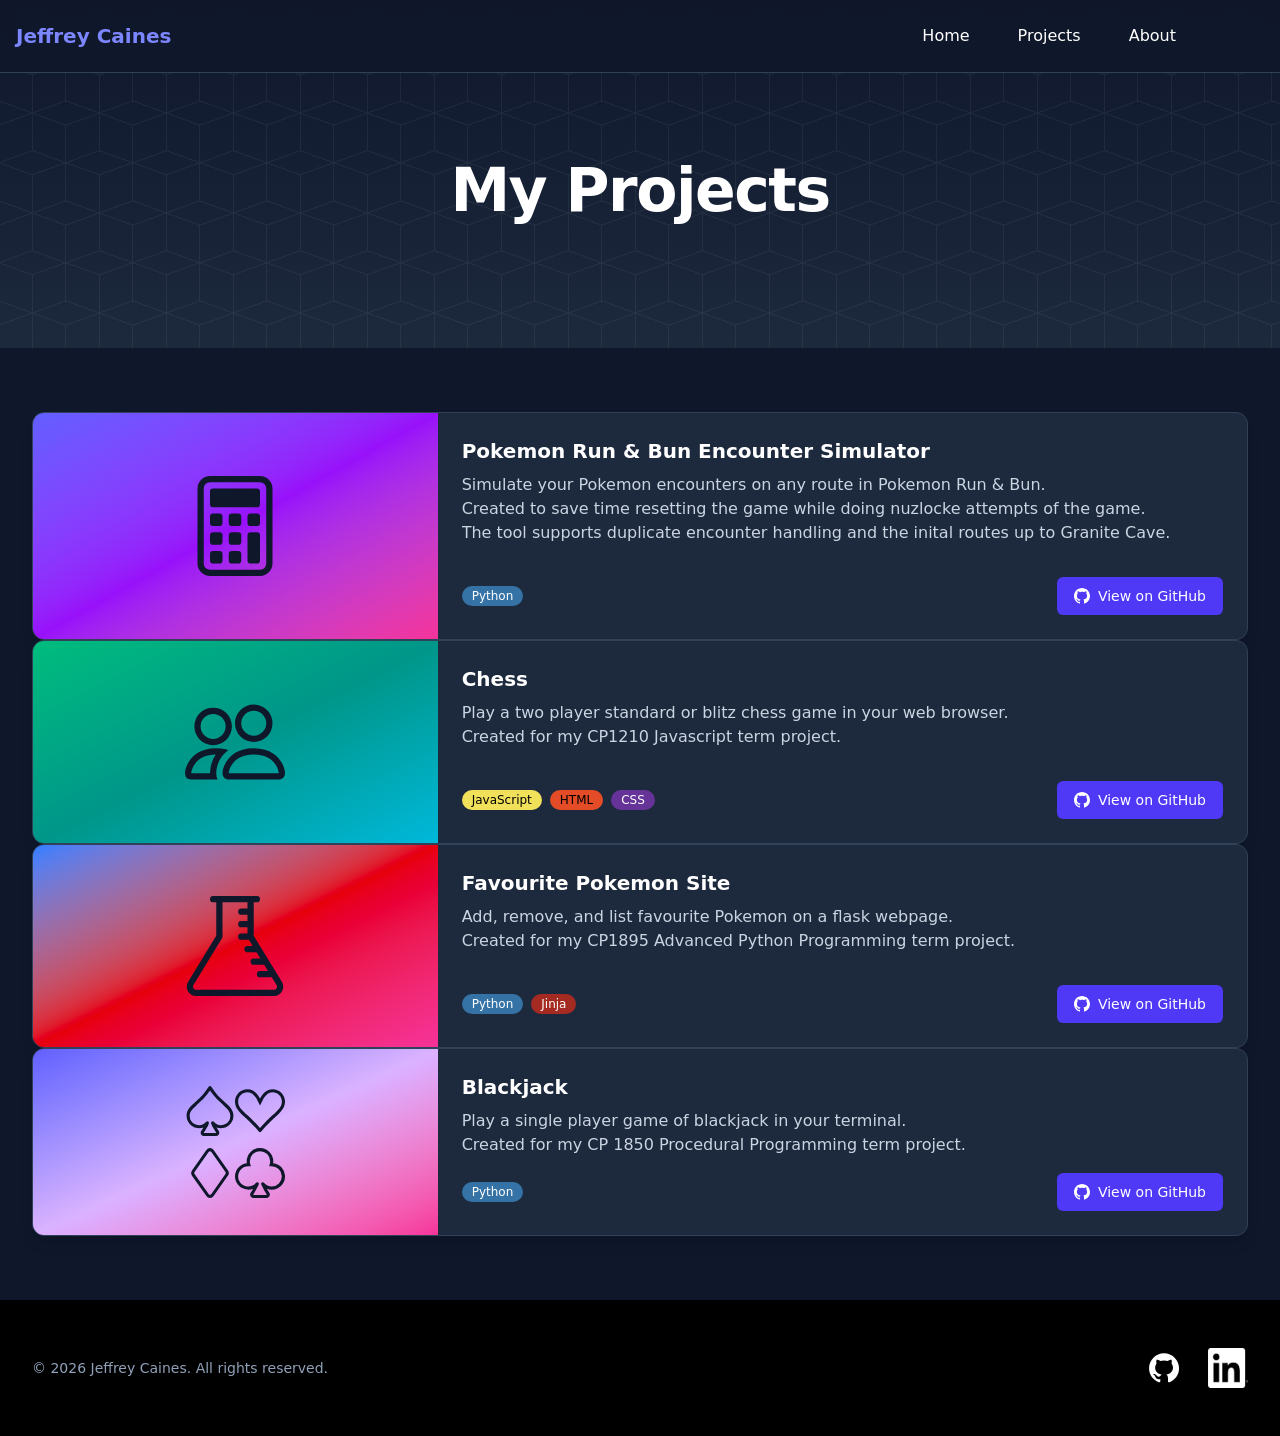
<file: projects.html>
<!DOCTYPE html>
<html lang="en">
<head>
    <meta charset="UTF-8">
    <meta name="viewport" content="width=device-width, initial-scale=1.0">
    <title>Projects - Jeffrey Caines</title>
    <link href="./src/output.css" rel="stylesheet">
</head>
<body class="bg-slate-800 font-sans antialiased text-slate-900">
    <!-- Navigation -->
    <nav class="fixed top-0 z-50 w-full border-b backdrop-blur border-slate-700 bg-slate-900/80">
        <div class="mx-auto flex max-w-7xl items-center justify-between p-4">
            <a href="/" class="text-xl font-bold text-indigo-400">Jeffrey Caines</a>
            <button type="button" id="mobile-menu-toggle" class="inline-flex items-center justify-center rounded-md w-10 h-10 p-2 text-slate-400 hover:bg-slate-800 md:hidden">
                <svg class="h-5 w-5" fill="none" viewBox="0 0 24 24" stroke-width="1.5" stroke="currentColor"><path stroke-linecap="round" stroke-linejoin="round" d="M3.75 6.75h16.5M3.75 12h16.5m-16.5 5.25h16.5" aria-label="Open Mobile Navigation Menu"></path></svg>
            </button>
            <div class="hidden w-full md:block md:w-auto" id="mobile-menu">
                <ul class="font-medium flex flex-col p-4 border rounded-lg shadow-sm  border-slate-700 md:p-0 md:flex-row md:mr-16 md:items-center md:border-none md:shadow-none">
                    <li><a href="/"         class="block py-2 px-2 rounded mx-4 text-white hover:bg-slate-800 hover:text-indigo-500">Home</a></li>
                    <li><a href="/projects" class="block py-2 px-2 rounded mx-4 text-white hover:bg-slate-800 hover:text-indigo-500">Projects</a></li>
                    <li><a href="/about"    class="block py-2 px-2 rounded mx-4 text-white hover:bg-slate-800 hover:text-indigo-500">About</a></li>
                    <!-- <li><a href="/resume"   class="block py-2 pl-2 rounded mx-4 text-white hover:bg-slate-800 hover:text-indigo-500">Resume</a></li> -->
                </ul>
            </div>
        </div>
    </nav>

    <!-- Hero Section -->
    <section class="relative overflow-hidden pt-32 pb-16 md:pt-40 md:pb-24 bg-gradient-to-b from-slate-900 to-slate-800">
        <div class="absolute inset-0 bg-hero-pattern opacity-30"></div>
        <div class="relative max-w-7xl mx-auto px-4 sm:px-6 lg:px-8 text-center">
            <h1 class="text-4xl font-extrabold tracking-tight md:text-5xl lg:text-6xl text-white mb-6">My Projects</h1>
            <p class="max-w-2xl mx-auto text-xl text-slate-300 mb-8"></p>
        </div>
    </section>

    <!-- Projects Grid -->
    <section class="py-16 bg-slate-900">
        <div class="max-w-7xl mx-auto px-4 sm:px-6 lg:px-8">
            <!-- <h2 id="projects-count" class="text-2xl font-bold text-center text-white mb-12">All Projects</h2> -->
            
            <!-- RnB Sim -->
            <div class="project-item">
                <article class="flex flex-col md:flex-row rounded-xl overflow-hidden shadow-lg hover:shadow-xl transition-shadow duration-300 bg-slate-800 border border-slate-700">
                    <!-- Project Image/Placeholder -->
                    <div class="md:w-1/3 bg-gradient-to-br from-indigo-500 via-purple-600 to-pink-500 p-8 flex items-center justify-center">
                        <svg xmlns="http://www.w3.org/2000/svg" fill="currentColor" class="bi bi-calculator text-slate-900" viewBox="0 0 16 16" width="100" height="100">
                            <path d="M12 1a1 1 0 0 1 1 1v12a1 1 0 0 1-1 1H4a1 1 0 0 1-1-1V2a1 1 0 0 1 1-1zM4 0a2 2 0 0 0-2 2v12a2 2 0 0 0 2 2h8a2 2 0 0 0 2-2V2a2 2 0 0 0-2-2z"/>
                            <path d="M4 2.5a.5.5 0 0 1 .5-.5h7a.5.5 0 0 1 .5.5v2a.5.5 0 0 1-.5.5h-7a.5.5 0 0 1-.5-.5zm0 4a.5.5 0 0 1 .5-.5h1a.5.5 0 0 1 .5.5v1a.5.5 0 0 1-.5.5h-1a.5.5 0 0 1-.5-.5zm0 3a.5.5 0 0 1 .5-.5h1a.5.5 0 0 1 .5.5v1a.5.5 0 0 1-.5.5h-1a.5.5 0 0 1-.5-.5zm0 3a.5.5 0 0 1 .5-.5h1a.5.5 0 0 1 .5.5v1a.5.5 0 0 1-.5.5h-1a.5.5 0 0 1-.5-.5zm3-6a.5.5 0 0 1 .5-.5h1a.5.5 0 0 1 .5.5v1a.5.5 0 0 1-.5.5h-1a.5.5 0 0 1-.5-.5zm0 3a.5.5 0 0 1 .5-.5h1a.5.5 0 0 1 .5.5v1a.5.5 0 0 1-.5.5h-1a.5.5 0 0 1-.5-.5zm0 3a.5.5 0 0 1 .5-.5h1a.5.5 0 0 1 .5.5v1a.5.5 0 0 1-.5.5h-1a.5.5 0 0 1-.5-.5zm3-6a.5.5 0 0 1 .5-.5h1a.5.5 0 0 1 .5.5v1a.5.5 0 0 1-.5.5h-1a.5.5 0 0 1-.5-.5zm0 3a.5.5 0 0 1 .5-.5h1a.5.5 0 0 1 .5.5v4a.5.5 0 0 1-.5.5h-1a.5.5 0 0 1-.5-.5z"/>
                        </svg>
                    </div>
                    <!-- Project Content -->
                    <div class="md:w-2/3 p-6 flex flex-col justify-between">
                        <div>
                            <h3 class="text-xl font-bold mb-2 text-white">Pokemon Run & Bun Encounter Simulator</h3>
                            <p class="mb-4 line-clamp-3 text-slate-300">
                                Simulate your Pokemon encounters on any route in Pokemon Run & Bun.
                                <br>Created to save time resetting the game while doing nuzlocke attempts of the game.
                                <br>The tool supports duplicate encounter handling and the inital routes up to Granite Cave.
                            </p>
                        </div>
                        <div class="flex items-center justify-between mt-4">
                            <div class="flex gap-2">
                                <span class="inline-flex items-center px-2.5 py-0.5 rounded-full text-xs font-medium bg-python-color text-white">Python</span>
                            </div>
                            <a href="https://github.com/JeffreyCaines/RnB-Encounter-Sim" target="_blank" rel="noopener noreferrer" class="inline-flex items-center px-4 py-2 border border-transparent text-sm font-medium rounded-md text-white bg-indigo-600 hover:bg-indigo-700 focus:outline-none focus:ring-2 focus:ring-offset-2 focus:ring-indigo-500">
                                <svg class="w-4 h-4 mr-2" fill="currentColor" viewBox="0 0 24 24"><path d="M12 0c-6.626 0-12 5.373-12 12 0 5.302 3.438 9.8 8.207 11.387.599.111.793-.261.793-.577v-2.234c-3.338.726-4.033-1.416-4.033-1.416-.546-1.387-1.333-1.756-1.333-1.756-1.089-.745.083-.729.083-.729 1.205.084 1.839 1.237 1.839 1.237 1.07 1.834 2.807 1.304 3.492.997.107-.775.416-1.305.762-1.604-2.665-.305-5.467-1.334-5.467-5.931 0-1.311.469-2.381 1.236-3.221-.124-.303-.535-1.524.117-3.176 0 0 1.008-.322 3.301 1.23.957-.266 1.983-.399 3.003-.405 1.02.006 2.047.138 3.006.405 2.291-1.552 3.297-1.23 3.297-1.23.653 1.653.242 2.874.118 3.176.77.84 1.235 1.911 1.235 3.221 0 4.609-2.807 5.624-5.479 5.921.43.372.823 1.102.823 2.222v3.293c0 .319.192.694.801.576 4.765-1.589 8.199-6.086 8.199-11.386 0-6.627-5.373-12-12-12z"></path></svg>
                                View on GitHub
                            </a>
                        </div>
                    </div>
                </article>
            </div>

            <!-- Chess -->
            <div class="project-item">
                <article class="flex flex-col md:flex-row rounded-xl overflow-hidden shadow-lg hover:shadow-xl transition-shadow duration-300 bg-slate-800 border border-slate-700">
                    <div class="md:w-1/3 bg-gradient-to-br from-emerald-500 via-teal-600 to-cyan-500 p-8 flex items-center justify-center">
                        <svg xmlns="http://www.w3.org/2000/svg" fill="currentColor" class="bi bi-code-people text-slate-900" viewBox="0 0 16 16" width="100" height="100">
                            <path d="M15 14s1 0 1-1-1-4-5-4-5 3-5 4 1 1 1 1zm-7.978-1L7 12.996c.001-.264.167-1.03.76-1.72C8.312 10.629 9.282 10 11 10c1.717 0 2.687.63 3.24 1.276.593.69.758 1.457.76 1.72l-.008.002-.014.002zM11 7a2 2 0 1 0 0-4 2 2 0 0 0 0 4m3-2a3 3 0 1 1-6 0 3 3 0 0 1 6 0M6.936 9.28a6 6 0 0 0-1.23-.247A7 7 0 0 0 5 9c-4 0-5 3-5 4q0 1 1 1h4.216A2.24 2.24 0 0 1 5 13c0-1.01.377-2.042 1.09-2.904.243-.294.526-.569.846-.816M4.92 10A5.5 5.5 0 0 0 4 13H1c0-.26.164-1.03.76-1.724.545-.636 1.492-1.256 3.16-1.275ZM1.5 5.5a3 3 0 1 1 6 0 3 3 0 0 1-6 0m3-2a2 2 0 1 0 0 4 2 2 0 0 0 0-4"/>
                        </svg>
                    </div>
                    <div class="md:w-2/3 p-6 flex flex-col justify-between">
                        <div>
                            <h3 class="text-xl font-bold mb-2 text-white">Chess</h3>
                            <p class="mb-4 line-clamp-3 text-slate-300">
                                Play a two player standard or blitz chess game in your web browser.
                                <br>Created for my CP1210 Javascript term project.
                            </p>
                        </div>
                        <div class="flex items-center justify-between mt-4">
                            <div class="flex gap-2">
                                <span class="inline-flex items-center px-2.5 py-0.5 rounded-full text-xs font-medium 
                                bg-javascript-color
                                text-black">JavaScript</span>
                                <span class="inline-flex items-center px-2.5 py-0.5 rounded-full text-xs font-medium bg-html-color text-black">HTML</span>
                                <span class="inline-flex items-center px-2.5 py-0.5 rounded-full text-xs font-medium bg-css-color text-white">CSS</span>
                            </div>
                            <a href="https://github.com/Wandalea/chess" target="_blank" rel="noopener noreferrer" class="inline-flex items-center px-4 py-2 border border-transparent text-sm font-medium rounded-md text-white bg-indigo-600 hover:bg-indigo-700 focus:outline-none focus:ring-2 focus:ring-offset-2 focus:ring-indigo-500">
                                <svg class="w-4 h-4 mr-2" fill="currentColor" viewBox="0 0 24 24"><path d="M12 0c-6.626 0-12 5.373-12 12 0 5.302 3.438 9.8 8.207 11.387.599.111.793-.261.793-.577v-2.234c-3.338.726-4.033-1.416-4.033-1.416-.546-1.387-1.333-1.756-1.333-1.756-1.089-.745.083-.729.083-.729 1.205.084 1.839 1.237 1.839 1.237 1.07 1.834 2.807 1.304 3.492.997.107-.775.416-1.305.762-1.604-2.665-.305-5.467-1.334-5.467-5.931 0-1.311.469-2.381 1.236-3.221-.124-.303-.535-1.524.117-3.176 0 0 1.008-.322 3.301 1.23.957-.266 1.983-.399 3.003-.405 1.02.006 2.047.138 3.006.405 2.291-1.552 3.297-1.23 3.297-1.23.653 1.653.242 2.874.118 3.176.77.84 1.235 1.911 1.235 3.221 0 4.609-2.807 5.624-5.479 5.921.43.372.823 1.102.823 2.222v3.293c0 .319.192.694.801.576 4.765-1.589 8.199-6.086 8.199-11.386 0-6.627-5.373-12-12-12z"></path></svg>
                                View on GitHub
                            </a>
                        </div>
                    </div>
                </article>
            </div>

            <!-- Flask Site -->
            <div class="project-item">
                <article class="flex flex-col md:flex-row rounded-xl overflow-hidden shadow-lg hover:shadow-xl transition-shadow duration-300 bg-slate-800 border border-slate-700">
                    <div class="md:w-1/3 bg-gradient-to-br from-blue-500 via-red-600 to-pink-500 p-8 flex items-center justify-center">
                        <svg xmlns="http://www.w3.org/2000/svg" fill="currentColor" class="bi bi-code-flask text-slate-900" viewBox="0 0 16 16" width="100" height="100">
                        <path d="M4.5 0a.5.5 0 0 0 0 1H5v5.36L.503 13.717A1.5 1.5 0 0 0 1.783 16h12.434a1.5 1.5 0 0 0 1.28-2.282L11 6.359V1h.5a.5.5 0 0 0 0-1zM10 2H9a.5.5 0 0 0 0 1h1v1H9a.5.5 0 0 0 0 1h1v1H9a.5.5 0 0 0 0 1h1.22l.61 1H10a.5.5 0 1 0 0 1h1.442l.611 1H11a.5.5 0 1 0 0 1h1.664l.611 1H12a.5.5 0 1 0 0 1h1.886l.758 1.24a.5.5 0 0 1-.427.76H1.783a.5.5 0 0 1-.427-.76l4.57-7.48A.5.5 0 0 0 6 6.5V1h4z"/>
                        </svg>
                    </div>
                    <div class="md:w-2/3 p-6 flex flex-col justify-between">
                        <div>
                            <h3 class="text-xl font-bold mb-2 text-white">Favourite Pokemon Site</h3>
                            <p class="mb-4 line-clamp-3 text-slate-300">
                                Add, remove, and list favourite Pokemon on a flask webpage.
                                <br>Created for my CP1895 Advanced Python Programming term project.
                            </p>
                        </div>
                        <div class="flex items-center justify-between mt-4">
                            <div class="flex gap-2">
                                <span class="inline-flex items-center px-2.5 py-0.5 rounded-full text-xs font-medium bg-python-color text-white">Python</span>
                                <span class="inline-flex items-center px-2.5 py-0.5 rounded-full text-xs font-medium bg-jinja-color text-white">Jinja</span>
                            </div>
                            <a href="https://github.com/JeffreyCaines/cp1895-flask-project" target="_blank" rel="noopener noreferrer" class="inline-flex items-center px-4 py-2 border border-transparent text-sm font-medium rounded-md text-white bg-indigo-600 hover:bg-indigo-700 focus:outline-none focus:ring-2 focus:ring-offset-2 focus:ring-indigo-500">
                                <svg class="w-4 h-4 mr-2" fill="currentColor" viewBox="0 0 24 24"><path d="M12 0c-6.626 0-12 5.373-12 12 0 5.302 3.438 9.8 8.207 11.387.599.111.793-.261.793-.577v-2.234c-3.338.726-4.033-1.416-4.033-1.416-.546-1.387-1.333-1.756-1.333-1.756-1.089-.745.083-.729.083-.729 1.205.084 1.839 1.237 1.839 1.237 1.07 1.834 2.807 1.304 3.492.997.107-.775.416-1.305.762-1.604-2.665-.305-5.467-1.334-5.467-5.931 0-1.311.469-2.381 1.236-3.221-.124-.303-.535-1.524.117-3.176 0 0 1.008-.322 3.301 1.23.957-.266 1.983-.399 3.003-.405 1.02.006 2.047.138 3.006.405 2.291-1.552 3.297-1.23 3.297-1.23.653 1.653.242 2.874.118 3.176.77.84 1.235 1.911 1.235 3.221 0 4.609-2.807 5.624-5.479 5.921.43.372.823 1.102.823 2.222v3.293c0 .319.192.694.801.576 4.765-1.589 8.199-6.086 8.199-11.386 0-6.627-5.373-12-12-12z"></path></svg>
                                View on GitHub
                            </a>
                        </div>
                    </div>
                </article>
            </div>

            <!-- Blackjack -->
            <div class="project-item">
                <article class="flex flex-col md:flex-row rounded-xl overflow-hidden shadow-lg hover:shadow-xl transition-shadow duration-300 bg-slate-800 border border-slate-700">
                    <!-- Project Image/Placeholder -->
                    <div class="md:w-1/3 bg-gradient-to-br from-indigo-500 via-purple-300 to-pink-500 p-8 flex items-center justify-center">
                        <div>
                            <svg xmlns="http://www.w3.org/2000/svg" fill="currentColor" class="bi bi-suit-spade text-slate-900" viewBox="0 0 16 16" width="50" height="50">
                                <path d="M8 0a.5.5 0 0 1 .429.243c1.359 2.265 2.925 3.682 4.25 4.882q.144.128.282.255C14.308 6.604 15.5 7.747 15.5 9.5a4 4 0 0 1-5.406 3.746c.235.39.491.782.722 1.131.434.659-.01 1.623-.856 1.623H6.04c-.845 0-1.29-.964-.856-1.623.263-.397.51-.777.728-1.134A4 4 0 0 1 .5 9.5c0-1.753 1.192-2.896 2.539-4.12l.281-.255c1.326-1.2 2.892-2.617 4.251-4.882A.5.5 0 0 1 8 0M3.711 6.12C2.308 7.396 1.5 8.253 1.5 9.5a3 3 0 0 0 5.275 1.956.5.5 0 0 1 .868.43c-.094.438-.33.932-.611 1.428a29 29 0 0 1-1.013 1.614.03.03 0 0 0-.005.018.07.07 0 0 0 .024.054h3.924a.07.07 0 0 0 .024-.054.03.03 0 0 0-.005-.018c-.3-.455-.658-1.005-.96-1.535-.294-.514-.57-1.064-.664-1.507a.5.5 0 0 1 .868-.43A3 3 0 0 0 14.5 9.5c0-1.247-.808-2.104-2.211-3.38L12 5.86c-1.196-1.084-2.668-2.416-4-4.424-1.332 2.008-2.804 3.34-4 4.422l-.289.261z"/>
                            </svg>
                            <svg xmlns="http://www.w3.org/2000/svg" fill="currentColor" class="bi bi-suit-diamond text-slate-900 mt-3" viewBox="0 0 16 16" width="50" height="50">
                                <path d="M8.384 1.226a.463.463 0 0 0-.768 0l-4.56 6.468a.54.54 0 0 0 0 .612l4.56 6.469a.463.463 0 0 0 .768 0l4.56-6.469a.54.54 0 0 0 0-.612zM6.848.613a1.39 1.39 0 0 1 2.304 0l4.56 6.468a1.61 1.61 0 0 1 0 1.838l-4.56 6.468a1.39 1.39 0 0 1-2.304 0L2.288 8.92a1.61 1.61 0 0 1 0-1.838z"/>
                            </svg>
                        </div>
                        <div>
                            <svg xmlns="http://www.w3.org/2000/svg" fill="currentColor" class="bi bi-suit-heart text-slate-900" viewBox="0 0 16 16" width="50" height="50">
                                <path d="m8 6.236-.894-1.789c-.222-.443-.607-1.08-1.152-1.595C5.418 2.345 4.776 2 4 2 2.324 2 1 3.326 1 4.92c0 1.211.554 2.066 1.868 3.37.337.334.721.695 1.146 1.093C5.122 10.423 6.5 11.717 8 13.447c1.5-1.73 2.878-3.024 3.986-4.064.425-.398.81-.76 1.146-1.093C14.446 6.986 15 6.131 15 4.92 15 3.326 13.676 2 12 2c-.777 0-1.418.345-1.954.852-.545.515-.93 1.152-1.152 1.595zm.392 8.292a.513.513 0 0 1-.784 0c-1.601-1.902-3.05-3.262-4.243-4.381C1.3 8.208 0 6.989 0 4.92 0 2.755 1.79 1 4 1c1.6 0 2.719 1.05 3.404 2.008.26.365.458.716.596.992a7.6 7.6 0 0 1 .596-.992C9.281 2.049 10.4 1 12 1c2.21 0 4 1.755 4 3.92 0 2.069-1.3 3.288-3.365 5.227-1.193 1.12-2.642 2.48-4.243 4.38z"/>
                            </svg>
                            <svg xmlns="http://www.w3.org/2000/svg" fill="currentColor" class="bi bi-suit-club text-slate-900 mt-3" viewBox="0 0 16 16" width="50" height="50">
                                <path d="M8 1a3.25 3.25 0 0 0-3.25 3.25c0 .186 0 .29.016.41.014.12.045.27.12.527l.19.665-.692-.028a3.25 3.25 0 1 0 2.357 5.334.5.5 0 0 1 .844.518l-.003.005-.006.015-.024.055a22 22 0 0 1-.438.92 22 22 0 0 1-1.266 2.197c-.013.018-.02.05.001.09q.016.029.03.036A.04.04 0 0 0 5.9 15h4.2q.014 0 .022-.006a.1.1 0 0 0 .029-.035c.02-.04.014-.073.001-.091a23 23 0 0 1-1.704-3.117l-.024-.054-.006-.015-.002-.004a.5.5 0 0 1 .838-.524c.601.7 1.516 1.168 2.496 1.168a3.25 3.25 0 1 0-.139-6.498l-.699.03.199-.671c.14-.47.14-.745.139-.927V4.25A3.25 3.25 0 0 0 8 1m2.207 12.024c.225.405.487.848.78 1.294C11.437 15 10.975 16 10.1 16H5.9c-.876 0-1.338-1-.887-1.683.291-.442.552-.88.776-1.283a4.25 4.25 0 1 1-2.007-8.187l-.009-.064c-.023-.187-.023-.348-.023-.52V4.25a4.25 4.25 0 0 1 8.5 0c0 .14 0 .333-.04.596a4.25 4.25 0 0 1-.46 8.476 4.2 4.2 0 0 1-1.543-.298"/>
                            </svg>
                        </div>
                    </div>
                    <!-- Project Content -->
                    <div class="md:w-2/3 p-6 flex flex-col justify-between">
                        <div>
                            <h3 class="text-xl font-bold mb-2 text-white">Blackjack</h3>
                            <p class="text-slate-300">
                                Play a single player game of blackjack in your terminal.
                                <br>Created for my CP 1850 Procedural Programming term project.
                            </p>
                        </div>
                        <div class="flex items-center justify-between mt-4">
                            <div class="flex gap-2">
                        <span class="inline-flex items-center px-2.5 py-0.5 rounded-full text-xs font-medium bg-python-color text-white">Python</span>
                            </div>
                            <a href="https://github.com/JeffreyCaines/CP1850-Blackjack-Term-Project" target="_blank" rel="noopener noreferrer" class="inline-flex items-center px-4 py-2 border border-transparent text-sm font-medium rounded-md text-white bg-indigo-600 hover:bg-indigo-700 focus:outline-none focus:ring-2 focus:ring-offset-2 focus:ring-indigo-500">
                                <svg class="w-4 h-4 mr-2" fill="currentColor" viewBox="0 0 24 24"><path d="M12 0c-6.626 0-12 5.373-12 12 0 5.302 3.438 9.8 8.207 11.387.599.111.793-.261.793-.577v-2.234c-3.338.726-4.033-1.416-4.033-1.416-.546-1.387-1.333-1.756-1.333-1.756-1.089-.745.083-.729.083-.729 1.205.084 1.839 1.237 1.839 1.237 1.07 1.834 2.807 1.304 3.492.997.107-.775.416-1.305.762-1.604-2.665-.305-5.467-1.334-5.467-5.931 0-1.311.469-2.381 1.236-3.221-.124-.303-.535-1.524.117-3.176 0 0 1.008-.322 3.301 1.23.957-.266 1.983-.399 3.003-.405 1.02.006 2.047.138 3.006.405 2.291-1.552 3.297-1.23 3.297-1.23.653 1.653.242 2.874.118 3.176.77.84 1.235 1.911 1.235 3.221 0 4.609-2.807 5.624-5.479 5.921.43.372.823 1.102.823 2.222v3.293c0 .319.192.694.801.576 4.765-1.589 8.199-6.086 8.199-11.386 0-6.627-5.373-12-12-12z"></path></svg>
                                View on GitHub
                            </a>
                        </div>
                    </div>
                </article>
            </div>



        </div>
    </section>

    <!-- Footer -->
    <footer class="bg-black py-12">
        <div class="max-w-7xl mx-auto px-4 sm:px-6 lg:px-8">
            <div class="flex flex-col md:flex-row justify-between items-center">
                <div class="mb-4 md:mb-0">
                    <p class="text-slate-400 text-sm">© 2026 Jeffrey Caines. All rights reserved.</p>
                </div>
                <div class="flex space-x-6">
                    <a href="https://github.com/JeffreyCaines" target="_blank" rel="noopener noreferrer" aria-label="GitHub">
                        <img class="w-10 h-10" src="assets/GitHub_Invertocat_White_Clearspace.svg"></img>
                    </a>
                    <a href="https://linkedin.com/in/jcaines7" target="_blank" rel="noopener noreferrer" aria-label="LinkedIn">
                        <img class="w-10 h-10" src="assets/InBug-White.png"></img>
                    </a>
                </div>
            </div>
        </div>
    </footer>

<script src="main.js" defer></script>
</body>
</html>
</file>
<file: src/output.css>
/*! tailwindcss v4.3.0 | MIT License | https://tailwindcss.com */
@layer properties;
@layer theme, base, components, utilities;
@layer theme {
  :root, :host {
    --font-sans: ui-sans-serif, system-ui, sans-serif, "Apple Color Emoji",
      "Segoe UI Emoji", "Segoe UI Symbol", "Noto Color Emoji";
    --font-mono: ui-monospace, SFMono-Regular, Menlo, Monaco, Consolas, "Liberation Mono",
      "Courier New", monospace;
    --color-red-600: oklch(57.7% 0.245 27.325);
    --color-emerald-100: oklch(95% 0.052 163.051);
    --color-emerald-400: oklch(76.5% 0.177 163.223);
    --color-emerald-500: oklch(69.6% 0.17 162.48);
    --color-emerald-600: oklch(59.6% 0.145 163.225);
    --color-emerald-900: oklch(37.8% 0.077 168.94);
    --color-teal-600: oklch(60% 0.118 184.704);
    --color-cyan-500: oklch(71.5% 0.143 215.221);
    --color-cyan-600: oklch(60.9% 0.126 221.723);
    --color-blue-100: oklch(93.2% 0.032 255.585);
    --color-blue-500: oklch(62.3% 0.214 259.815);
    --color-blue-900: oklch(37.9% 0.146 265.522);
    --color-indigo-50: oklch(96.2% 0.018 272.314);
    --color-indigo-100: oklch(93% 0.034 272.788);
    --color-indigo-200: oklch(87% 0.065 274.039);
    --color-indigo-400: oklch(67.3% 0.182 276.935);
    --color-indigo-500: oklch(58.5% 0.233 277.117);
    --color-indigo-600: oklch(51.1% 0.262 276.966);
    --color-indigo-700: oklch(45.7% 0.24 277.023);
    --color-indigo-900: oklch(35.9% 0.144 278.697);
    --color-purple-300: oklch(82.7% 0.119 306.383);
    --color-purple-400: oklch(71.4% 0.203 305.504);
    --color-purple-600: oklch(55.8% 0.288 302.321);
    --color-pink-500: oklch(65.6% 0.241 354.308);
    --color-slate-50: oklch(98.4% 0.003 247.858);
    --color-slate-100: oklch(96.8% 0.007 247.896);
    --color-slate-200: oklch(92.9% 0.013 255.508);
    --color-slate-300: oklch(86.9% 0.022 252.894);
    --color-slate-400: oklch(70.4% 0.04 256.788);
    --color-slate-500: oklch(55.4% 0.046 257.417);
    --color-slate-600: oklch(44.6% 0.043 257.281);
    --color-slate-700: oklch(37.2% 0.044 257.287);
    --color-slate-800: oklch(27.9% 0.041 260.031);
    --color-slate-900: oklch(20.8% 0.042 265.755);
    --color-gray-700: oklch(37.3% 0.034 259.733);
    --color-gray-800: oklch(27.8% 0.033 256.848);
    --color-black: #000;
    --color-white: #fff;
    --spacing: 0.25rem;
    --container-2xl: 42rem;
    --container-3xl: 48rem;
    --container-4xl: 56rem;
    --container-7xl: 80rem;
    --text-xs: 0.75rem;
    --text-xs--line-height: calc(1 / 0.75);
    --text-sm: 0.875rem;
    --text-sm--line-height: calc(1.25 / 0.875);
    --text-base: 1rem;
    --text-base--line-height: calc(1.5 / 1);
    --text-lg: 1.125rem;
    --text-lg--line-height: calc(1.75 / 1.125);
    --text-xl: 1.25rem;
    --text-xl--line-height: calc(1.75 / 1.25);
    --text-2xl: 1.5rem;
    --text-2xl--line-height: calc(2 / 1.5);
    --text-3xl: 1.875rem;
    --text-3xl--line-height: calc(2.25 / 1.875);
    --text-4xl: 2.25rem;
    --text-4xl--line-height: calc(2.5 / 2.25);
    --text-5xl: 3rem;
    --text-5xl--line-height: 1;
    --text-6xl: 3.75rem;
    --text-6xl--line-height: 1;
    --font-weight-medium: 500;
    --font-weight-semibold: 600;
    --font-weight-bold: 700;
    --font-weight-extrabold: 800;
    --tracking-tight: -0.025em;
    --leading-relaxed: 1.625;
    --radius-md: 0.375rem;
    --radius-lg: 0.5rem;
    --radius-xl: 0.75rem;
    --default-transition-duration: 150ms;
    --default-transition-timing-function: cubic-bezier(0.4, 0, 0.2, 1);
    --default-font-family: var(--font-sans);
    --default-mono-font-family: var(--font-mono);
    --color-python-color: oklch(53.54% 0.1022 246.5);
    --color-javascript-color: oklch(89.61% 0.1527 102.08);
    --color-html-color: oklch(62.21% 0.1938 34.85);
    --color-css-color: oklch(44.03% 0.1603 303.37);
    --color-java-color: oklch(60.4% 0.1232 69.41);
    --color-c-color: oklch(44.95% 0 0);
    --color-csharp-color: oklch(53.9814% 0.179279 141.4299);
    --color-objectivec-color: oklch(65.66% 0.1838 258.62);
    --color-sql-color: oklch(71.46% 0.1579 67.02);
    --color-php-color: oklch(49.23% 0.0915 272.03);
    --color-xml-color: oklch(48.51% 0.1428 251.44);
    --color-jinja-color: oklch(47.96% 0.1608 28.48);
    --color-html-alt-color: contrast-color(var(--color-html-color) to white black);
    --background-image-hero-pattern: url('../assets/cubes.png');
  }
}
@layer base {
  *, ::after, ::before, ::backdrop, ::file-selector-button {
    box-sizing: border-box;
    margin: 0;
    padding: 0;
    border: 0 solid;
  }
  html, :host {
    line-height: 1.5;
    -webkit-text-size-adjust: 100%;
    tab-size: 4;
    font-family: var(--default-font-family, ui-sans-serif, system-ui, sans-serif, "Apple Color Emoji", "Segoe UI Emoji", "Segoe UI Symbol", "Noto Color Emoji");
    font-feature-settings: var(--default-font-feature-settings, normal);
    font-variation-settings: var(--default-font-variation-settings, normal);
    -webkit-tap-highlight-color: transparent;
  }
  hr {
    height: 0;
    color: inherit;
    border-top-width: 1px;
  }
  abbr:where([title]) {
    -webkit-text-decoration: underline dotted;
    text-decoration: underline dotted;
  }
  h1, h2, h3, h4, h5, h6 {
    font-size: inherit;
    font-weight: inherit;
  }
  a {
    color: inherit;
    -webkit-text-decoration: inherit;
    text-decoration: inherit;
  }
  b, strong {
    font-weight: bolder;
  }
  code, kbd, samp, pre {
    font-family: var(--default-mono-font-family, ui-monospace, SFMono-Regular, Menlo, Monaco, Consolas, "Liberation Mono", "Courier New", monospace);
    font-feature-settings: var(--default-mono-font-feature-settings, normal);
    font-variation-settings: var(--default-mono-font-variation-settings, normal);
    font-size: 1em;
  }
  small {
    font-size: 80%;
  }
  sub, sup {
    font-size: 75%;
    line-height: 0;
    position: relative;
    vertical-align: baseline;
  }
  sub {
    bottom: -0.25em;
  }
  sup {
    top: -0.5em;
  }
  table {
    text-indent: 0;
    border-color: inherit;
    border-collapse: collapse;
  }
  :-moz-focusring {
    outline: auto;
  }
  progress {
    vertical-align: baseline;
  }
  summary {
    display: list-item;
  }
  ol, ul, menu {
    list-style: none;
  }
  img, svg, video, canvas, audio, iframe, embed, object {
    display: block;
    vertical-align: middle;
  }
  img, video {
    max-width: 100%;
    height: auto;
  }
  button, input, select, optgroup, textarea, ::file-selector-button {
    font: inherit;
    font-feature-settings: inherit;
    font-variation-settings: inherit;
    letter-spacing: inherit;
    color: inherit;
    border-radius: 0;
    background-color: transparent;
    opacity: 1;
  }
  :where(select:is([multiple], [size])) optgroup {
    font-weight: bolder;
  }
  :where(select:is([multiple], [size])) optgroup option {
    padding-inline-start: 20px;
  }
  ::file-selector-button {
    margin-inline-end: 4px;
  }
  ::placeholder {
    opacity: 1;
  }
  @supports (not (-webkit-appearance: -apple-pay-button))  or (contain-intrinsic-size: 1px) {
    ::placeholder {
      color: currentcolor;
      @supports (color: color-mix(in lab, red, red)) {
        color: color-mix(in oklab, currentcolor 50%, transparent);
      }
    }
  }
  textarea {
    resize: vertical;
  }
  ::-webkit-search-decoration {
    -webkit-appearance: none;
  }
  ::-webkit-date-and-time-value {
    min-height: 1lh;
    text-align: inherit;
  }
  ::-webkit-datetime-edit {
    display: inline-flex;
  }
  ::-webkit-datetime-edit-fields-wrapper {
    padding: 0;
  }
  ::-webkit-datetime-edit, ::-webkit-datetime-edit-year-field, ::-webkit-datetime-edit-month-field, ::-webkit-datetime-edit-day-field, ::-webkit-datetime-edit-hour-field, ::-webkit-datetime-edit-minute-field, ::-webkit-datetime-edit-second-field, ::-webkit-datetime-edit-millisecond-field, ::-webkit-datetime-edit-meridiem-field {
    padding-block: 0;
  }
  ::-webkit-calendar-picker-indicator {
    line-height: 1;
  }
  :-moz-ui-invalid {
    box-shadow: none;
  }
  button, input:where([type="button"], [type="reset"], [type="submit"]), ::file-selector-button {
    appearance: button;
  }
  ::-webkit-inner-spin-button, ::-webkit-outer-spin-button {
    height: auto;
  }
  [hidden]:where(:not([hidden="until-found"])) {
    display: none !important;
  }
}
@layer utilities {
  .absolute {
    position: absolute;
  }
  .fixed {
    position: fixed;
  }
  .relative {
    position: relative;
  }
  .inset-0 {
    inset: calc(var(--spacing) * 0);
  }
  .top-0 {
    top: calc(var(--spacing) * 0);
  }
  .left-0 {
    left: calc(var(--spacing) * 0);
  }
  .left-\[-1\.688rem\] {
    left: -1.688rem;
  }
  .z-10 {
    z-index: 10;
  }
  .z-50 {
    z-index: 50;
  }
  .container {
    width: 100%;
    @media (width >= 40rem) {
      max-width: 40rem;
    }
    @media (width >= 48rem) {
      max-width: 48rem;
    }
    @media (width >= 64rem) {
      max-width: 64rem;
    }
    @media (width >= 80rem) {
      max-width: 80rem;
    }
    @media (width >= 96rem) {
      max-width: 96rem;
    }
  }
  .mx-4 {
    margin-inline: calc(var(--spacing) * 4);
  }
  .mx-auto {
    margin-inline: auto;
  }
  .my-auto {
    margin-block: auto;
  }
  .mt-1 {
    margin-top: calc(var(--spacing) * 1);
  }
  .mt-2 {
    margin-top: calc(var(--spacing) * 2);
  }
  .mt-3 {
    margin-top: calc(var(--spacing) * 3);
  }
  .mt-4 {
    margin-top: calc(var(--spacing) * 4);
  }
  .mt-5 {
    margin-top: calc(var(--spacing) * 5);
  }
  .mt-6 {
    margin-top: calc(var(--spacing) * 6);
  }
  .mt-7 {
    margin-top: calc(var(--spacing) * 7);
  }
  .mt-8 {
    margin-top: calc(var(--spacing) * 8);
  }
  .mt-10 {
    margin-top: calc(var(--spacing) * 10);
  }
  .mt-12 {
    margin-top: calc(var(--spacing) * 12);
  }
  .mt-30 {
    margin-top: calc(var(--spacing) * 30);
  }
  .mt-auto {
    margin-top: auto;
  }
  .mr-2 {
    margin-right: calc(var(--spacing) * 2);
  }
  .mr-6 {
    margin-right: calc(var(--spacing) * 6);
  }
  .mb-1 {
    margin-bottom: calc(var(--spacing) * 1);
  }
  .mb-2 {
    margin-bottom: calc(var(--spacing) * 2);
  }
  .mb-4 {
    margin-bottom: calc(var(--spacing) * 4);
  }
  .mb-6 {
    margin-bottom: calc(var(--spacing) * 6);
  }
  .mb-8 {
    margin-bottom: calc(var(--spacing) * 8);
  }
  .mb-12 {
    margin-bottom: calc(var(--spacing) * 12);
  }
  .mb-16 {
    margin-bottom: calc(var(--spacing) * 16);
  }
  .mb-auto {
    margin-bottom: auto;
  }
  .ml-16 {
    margin-left: calc(var(--spacing) * 16);
  }
  .line-clamp-3 {
    overflow: hidden;
    display: -webkit-box;
    -webkit-box-orient: vertical;
    -webkit-line-clamp: 3;
  }
  .block {
    display: block;
  }
  .flex {
    display: flex;
  }
  .grid {
    display: grid;
  }
  .hidden {
    display: none;
  }
  .inline-flex {
    display: inline-flex;
  }
  .table {
    display: table;
  }
  .h-4 {
    height: calc(var(--spacing) * 4);
  }
  .h-5 {
    height: calc(var(--spacing) * 5);
  }
  .h-7 {
    height: calc(var(--spacing) * 7);
  }
  .h-10 {
    height: calc(var(--spacing) * 10);
  }
  .h-12 {
    height: calc(var(--spacing) * 12);
  }
  .h-14 {
    height: calc(var(--spacing) * 14);
  }
  .h-16 {
    height: calc(var(--spacing) * 16);
  }
  .h-full {
    height: 100%;
  }
  .w-0 {
    width: calc(var(--spacing) * 0);
  }
  .w-0\.5 {
    width: calc(var(--spacing) * 0.5);
  }
  .w-4 {
    width: calc(var(--spacing) * 4);
  }
  .w-5 {
    width: calc(var(--spacing) * 5);
  }
  .w-7 {
    width: calc(var(--spacing) * 7);
  }
  .w-10 {
    width: calc(var(--spacing) * 10);
  }
  .w-12 {
    width: calc(var(--spacing) * 12);
  }
  .w-14 {
    width: calc(var(--spacing) * 14);
  }
  .w-16 {
    width: calc(var(--spacing) * 16);
  }
  .w-full {
    width: 100%;
  }
  .max-w-2xl {
    max-width: var(--container-2xl);
  }
  .max-w-3xl {
    max-width: var(--container-3xl);
  }
  .max-w-4xl {
    max-width: var(--container-4xl);
  }
  .max-w-7xl {
    max-width: var(--container-7xl);
  }
  .flex-1 {
    flex: 1;
  }
  .border-collapse {
    border-collapse: collapse;
  }
  .transform {
    transform: var(--tw-rotate-x,) var(--tw-rotate-y,) var(--tw-rotate-z,) var(--tw-skew-x,) var(--tw-skew-y,);
  }
  .resize {
    resize: both;
  }
  .grid-cols-1 {
    grid-template-columns: repeat(1, minmax(0, 1fr));
  }
  .flex-col {
    flex-direction: column;
  }
  .items-center {
    align-items: center;
  }
  .justify-between {
    justify-content: space-between;
  }
  .justify-center {
    justify-content: center;
  }
  .gap-2 {
    gap: calc(var(--spacing) * 2);
  }
  .gap-4 {
    gap: calc(var(--spacing) * 4);
  }
  .gap-6 {
    gap: calc(var(--spacing) * 6);
  }
  .gap-8 {
    gap: calc(var(--spacing) * 8);
  }
  .space-y-8 {
    :where(& > :not(:last-child)) {
      --tw-space-y-reverse: 0;
      margin-block-start: calc(calc(var(--spacing) * 8) * var(--tw-space-y-reverse));
      margin-block-end: calc(calc(var(--spacing) * 8) * calc(1 - var(--tw-space-y-reverse)));
    }
  }
  .space-x-6 {
    :where(& > :not(:last-child)) {
      --tw-space-x-reverse: 0;
      margin-inline-start: calc(calc(var(--spacing) * 6) * var(--tw-space-x-reverse));
      margin-inline-end: calc(calc(var(--spacing) * 6) * calc(1 - var(--tw-space-x-reverse)));
    }
  }
  .overflow-hidden {
    overflow: hidden;
  }
  .rounded {
    border-radius: 0.25rem;
  }
  .rounded-full {
    border-radius: calc(infinity * 1px);
  }
  .rounded-lg {
    border-radius: var(--radius-lg);
  }
  .rounded-md {
    border-radius: var(--radius-md);
  }
  .rounded-xl {
    border-radius: var(--radius-xl);
  }
  .border {
    border-style: var(--tw-border-style);
    border-width: 1px;
  }
  .border-4 {
    border-style: var(--tw-border-style);
    border-width: 4px;
  }
  .border-b {
    border-bottom-style: var(--tw-border-style);
    border-bottom-width: 1px;
  }
  .border-l-4 {
    border-left-style: var(--tw-border-style);
    border-left-width: 4px;
  }
  .border-indigo-500 {
    border-color: var(--color-indigo-500);
  }
  .border-slate-200 {
    border-color: var(--color-slate-200);
  }
  .border-slate-300 {
    border-color: var(--color-slate-300);
  }
  .border-slate-600 {
    border-color: var(--color-slate-600);
  }
  .border-slate-700 {
    border-color: var(--color-slate-700);
  }
  .border-slate-800 {
    border-color: var(--color-slate-800);
  }
  .border-slate-900 {
    border-color: var(--color-slate-900);
  }
  .border-transparent {
    border-color: transparent;
  }
  .border-white {
    border-color: var(--color-white);
  }
  .bg-black {
    background-color: var(--color-black);
  }
  .bg-blue-100 {
    background-color: var(--color-blue-100);
  }
  .bg-css-color {
    background-color: var(--color-css-color);
  }
  .bg-emerald-100 {
    background-color: var(--color-emerald-100);
  }
  .bg-gray-800 {
    background-color: var(--color-gray-800);
  }
  .bg-html-color {
    background-color: var(--color-html-color);
  }
  .bg-indigo-100 {
    background-color: var(--color-indigo-100);
  }
  .bg-indigo-500 {
    background-color: var(--color-indigo-500);
  }
  .bg-indigo-600 {
    background-color: var(--color-indigo-600);
  }
  .bg-javascript-color {
    background-color: var(--color-javascript-color);
  }
  .bg-jinja-color {
    background-color: var(--color-jinja-color);
  }
  .bg-python-color {
    background-color: var(--color-python-color);
  }
  .bg-slate-50 {
    background-color: var(--color-slate-50);
  }
  .bg-slate-200 {
    background-color: var(--color-slate-200);
  }
  .bg-slate-800 {
    background-color: var(--color-slate-800);
  }
  .bg-slate-900 {
    background-color: var(--color-slate-900);
  }
  .bg-slate-900\/80 {
    background-color: color-mix(in srgb, oklch(20.8% 0.042 265.755) 80%, transparent);
    @supports (color: color-mix(in lab, red, red)) {
      background-color: color-mix(in oklab, var(--color-slate-900) 80%, transparent);
    }
  }
  .bg-white {
    background-color: var(--color-white);
  }
  .bg-white\/80 {
    background-color: color-mix(in srgb, #fff 80%, transparent);
    @supports (color: color-mix(in lab, red, red)) {
      background-color: color-mix(in oklab, var(--color-white) 80%, transparent);
    }
  }
  .bg-gradient-to-b {
    --tw-gradient-position: to bottom in oklab;
    background-image: linear-gradient(var(--tw-gradient-stops));
  }
  .bg-gradient-to-br {
    --tw-gradient-position: to bottom right in oklab;
    background-image: linear-gradient(var(--tw-gradient-stops));
  }
  .bg-gradient-to-r {
    --tw-gradient-position: to right in oklab;
    background-image: linear-gradient(var(--tw-gradient-stops));
  }
  .bg-\[url\(\'assets\/cubes\.png\'\)\] {
    background-image: url('assets/cubes.png');
  }
  .bg-\[url\(\'https\:\/\/www\.transparenttextures\.com\/patterns\/cubes\.png\'\)\] {
    background-image: url('https://www.transparenttextures.com/patterns/cubes.png');
  }
  .bg-hero-pattern {
    background-image: var(--background-image-hero-pattern);
  }
  .from-blue-500 {
    --tw-gradient-from: var(--color-blue-500);
    --tw-gradient-stops: var(--tw-gradient-via-stops, var(--tw-gradient-position), var(--tw-gradient-from) var(--tw-gradient-from-position), var(--tw-gradient-to) var(--tw-gradient-to-position));
  }
  .from-emerald-500 {
    --tw-gradient-from: var(--color-emerald-500);
    --tw-gradient-stops: var(--tw-gradient-via-stops, var(--tw-gradient-position), var(--tw-gradient-from) var(--tw-gradient-from-position), var(--tw-gradient-to) var(--tw-gradient-to-position));
  }
  .from-indigo-50 {
    --tw-gradient-from: var(--color-indigo-50);
    --tw-gradient-stops: var(--tw-gradient-via-stops, var(--tw-gradient-position), var(--tw-gradient-from) var(--tw-gradient-from-position), var(--tw-gradient-to) var(--tw-gradient-to-position));
  }
  .from-indigo-500 {
    --tw-gradient-from: var(--color-indigo-500);
    --tw-gradient-stops: var(--tw-gradient-via-stops, var(--tw-gradient-position), var(--tw-gradient-from) var(--tw-gradient-from-position), var(--tw-gradient-to) var(--tw-gradient-to-position));
  }
  .from-slate-50 {
    --tw-gradient-from: var(--color-slate-50);
    --tw-gradient-stops: var(--tw-gradient-via-stops, var(--tw-gradient-position), var(--tw-gradient-from) var(--tw-gradient-from-position), var(--tw-gradient-to) var(--tw-gradient-to-position));
  }
  .from-slate-900 {
    --tw-gradient-from: var(--color-slate-900);
    --tw-gradient-stops: var(--tw-gradient-via-stops, var(--tw-gradient-position), var(--tw-gradient-from) var(--tw-gradient-from-position), var(--tw-gradient-to) var(--tw-gradient-to-position));
  }
  .via-purple-300 {
    --tw-gradient-via: var(--color-purple-300);
    --tw-gradient-via-stops: var(--tw-gradient-position), var(--tw-gradient-from) var(--tw-gradient-from-position), var(--tw-gradient-via) var(--tw-gradient-via-position), var(--tw-gradient-to) var(--tw-gradient-to-position);
    --tw-gradient-stops: var(--tw-gradient-via-stops);
  }
  .via-purple-600 {
    --tw-gradient-via: var(--color-purple-600);
    --tw-gradient-via-stops: var(--tw-gradient-position), var(--tw-gradient-from) var(--tw-gradient-from-position), var(--tw-gradient-via) var(--tw-gradient-via-position), var(--tw-gradient-to) var(--tw-gradient-to-position);
    --tw-gradient-stops: var(--tw-gradient-via-stops);
  }
  .via-red-600 {
    --tw-gradient-via: var(--color-red-600);
    --tw-gradient-via-stops: var(--tw-gradient-position), var(--tw-gradient-from) var(--tw-gradient-from-position), var(--tw-gradient-via) var(--tw-gradient-via-position), var(--tw-gradient-to) var(--tw-gradient-to-position);
    --tw-gradient-stops: var(--tw-gradient-via-stops);
  }
  .via-teal-600 {
    --tw-gradient-via: var(--color-teal-600);
    --tw-gradient-via-stops: var(--tw-gradient-position), var(--tw-gradient-from) var(--tw-gradient-from-position), var(--tw-gradient-via) var(--tw-gradient-via-position), var(--tw-gradient-to) var(--tw-gradient-to-position);
    --tw-gradient-stops: var(--tw-gradient-via-stops);
  }
  .to-cyan-500 {
    --tw-gradient-to: var(--color-cyan-500);
    --tw-gradient-stops: var(--tw-gradient-via-stops, var(--tw-gradient-position), var(--tw-gradient-from) var(--tw-gradient-from-position), var(--tw-gradient-to) var(--tw-gradient-to-position));
  }
  .to-cyan-600 {
    --tw-gradient-to: var(--color-cyan-600);
    --tw-gradient-stops: var(--tw-gradient-via-stops, var(--tw-gradient-position), var(--tw-gradient-from) var(--tw-gradient-from-position), var(--tw-gradient-to) var(--tw-gradient-to-position));
  }
  .to-pink-500 {
    --tw-gradient-to: var(--color-pink-500);
    --tw-gradient-stops: var(--tw-gradient-via-stops, var(--tw-gradient-position), var(--tw-gradient-from) var(--tw-gradient-from-position), var(--tw-gradient-to) var(--tw-gradient-to-position));
  }
  .to-slate-800 {
    --tw-gradient-to: var(--color-slate-800);
    --tw-gradient-stops: var(--tw-gradient-via-stops, var(--tw-gradient-position), var(--tw-gradient-from) var(--tw-gradient-from-position), var(--tw-gradient-to) var(--tw-gradient-to-position));
  }
  .to-teal-600 {
    --tw-gradient-to: var(--color-teal-600);
    --tw-gradient-stops: var(--tw-gradient-via-stops, var(--tw-gradient-position), var(--tw-gradient-from) var(--tw-gradient-from-position), var(--tw-gradient-to) var(--tw-gradient-to-position));
  }
  .to-white {
    --tw-gradient-to: var(--color-white);
    --tw-gradient-stops: var(--tw-gradient-via-stops, var(--tw-gradient-position), var(--tw-gradient-from) var(--tw-gradient-from-position), var(--tw-gradient-to) var(--tw-gradient-to-position));
  }
  .p-2 {
    padding: calc(var(--spacing) * 2);
  }
  .p-4 {
    padding: calc(var(--spacing) * 4);
  }
  .p-6 {
    padding: calc(var(--spacing) * 6);
  }
  .p-8 {
    padding: calc(var(--spacing) * 8);
  }
  .px-2 {
    padding-inline: calc(var(--spacing) * 2);
  }
  .px-2\.5 {
    padding-inline: calc(var(--spacing) * 2.5);
  }
  .px-4 {
    padding-inline: calc(var(--spacing) * 4);
  }
  .px-6 {
    padding-inline: calc(var(--spacing) * 6);
  }
  .px-12 {
    padding-inline: calc(var(--spacing) * 12);
  }
  .py-0 {
    padding-block: calc(var(--spacing) * 0);
  }
  .py-0\.5 {
    padding-block: calc(var(--spacing) * 0.5);
  }
  .py-2 {
    padding-block: calc(var(--spacing) * 2);
  }
  .py-3 {
    padding-block: calc(var(--spacing) * 3);
  }
  .py-4 {
    padding-block: calc(var(--spacing) * 4);
  }
  .py-6 {
    padding-block: calc(var(--spacing) * 6);
  }
  .py-12 {
    padding-block: calc(var(--spacing) * 12);
  }
  .py-16 {
    padding-block: calc(var(--spacing) * 16);
  }
  .pt-32 {
    padding-top: calc(var(--spacing) * 32);
  }
  .pr-4 {
    padding-right: calc(var(--spacing) * 4);
  }
  .pb-16 {
    padding-bottom: calc(var(--spacing) * 16);
  }
  .pl-2 {
    padding-left: calc(var(--spacing) * 2);
  }
  .pl-3 {
    padding-left: calc(var(--spacing) * 3);
  }
  .pl-8 {
    padding-left: calc(var(--spacing) * 8);
  }
  .text-center {
    text-align: center;
  }
  .text-left {
    text-align: left;
  }
  .font-sans {
    font-family: var(--font-sans);
  }
  .text-2xl {
    font-size: var(--text-2xl);
    line-height: var(--tw-leading, var(--text-2xl--line-height));
  }
  .text-3xl {
    font-size: var(--text-3xl);
    line-height: var(--tw-leading, var(--text-3xl--line-height));
  }
  .text-4xl {
    font-size: var(--text-4xl);
    line-height: var(--tw-leading, var(--text-4xl--line-height));
  }
  .text-base {
    font-size: var(--text-base);
    line-height: var(--tw-leading, var(--text-base--line-height));
  }
  .text-lg {
    font-size: var(--text-lg);
    line-height: var(--tw-leading, var(--text-lg--line-height));
  }
  .text-sm {
    font-size: var(--text-sm);
    line-height: var(--tw-leading, var(--text-sm--line-height));
  }
  .text-xl {
    font-size: var(--text-xl);
    line-height: var(--tw-leading, var(--text-xl--line-height));
  }
  .text-xs {
    font-size: var(--text-xs);
    line-height: var(--tw-leading, var(--text-xs--line-height));
  }
  .leading-relaxed {
    --tw-leading: var(--leading-relaxed);
    line-height: var(--leading-relaxed);
  }
  .font-bold {
    --tw-font-weight: var(--font-weight-bold);
    font-weight: var(--font-weight-bold);
  }
  .font-extrabold {
    --tw-font-weight: var(--font-weight-extrabold);
    font-weight: var(--font-weight-extrabold);
  }
  .font-medium {
    --tw-font-weight: var(--font-weight-medium);
    font-weight: var(--font-weight-medium);
  }
  .font-semibold {
    --tw-font-weight: var(--font-weight-semibold);
    font-weight: var(--font-weight-semibold);
  }
  .tracking-tight {
    --tw-tracking: var(--tracking-tight);
    letter-spacing: var(--tracking-tight);
  }
  .text-black {
    color: var(--color-black);
  }
  .text-emerald-400 {
    color: var(--color-emerald-400);
  }
  .text-emerald-600 {
    color: var(--color-emerald-600);
  }
  .text-html-alt-color {
    color: var(--color-html-alt-color);
  }
  .text-indigo-400 {
    color: var(--color-indigo-400);
  }
  .text-indigo-600 {
    color: var(--color-indigo-600);
  }
  .text-indigo-700 {
    color: var(--color-indigo-700);
  }
  .text-purple-400 {
    color: var(--color-purple-400);
  }
  .text-slate-300 {
    color: var(--color-slate-300);
  }
  .text-slate-400 {
    color: var(--color-slate-400);
  }
  .text-slate-500 {
    color: var(--color-slate-500);
  }
  .text-slate-600 {
    color: var(--color-slate-600);
  }
  .text-slate-700 {
    color: var(--color-slate-700);
  }
  .text-slate-900 {
    color: var(--color-slate-900);
  }
  .text-white {
    color: var(--color-white);
  }
  .underline {
    text-decoration-line: underline;
  }
  .antialiased {
    -webkit-font-smoothing: antialiased;
    -moz-osx-font-smoothing: grayscale;
  }
  .opacity-30 {
    opacity: 30%;
  }
  .opacity-70 {
    opacity: 70%;
  }
  .opacity-80 {
    opacity: 80%;
  }
  .shadow-lg {
    --tw-shadow: 0 10px 15px -3px var(--tw-shadow-color, rgb(0 0 0 / 0.1)), 0 4px 6px -4px var(--tw-shadow-color, rgb(0 0 0 / 0.1));
    box-shadow: var(--tw-inset-shadow), var(--tw-inset-ring-shadow), var(--tw-ring-offset-shadow), var(--tw-ring-shadow), var(--tw-shadow);
  }
  .shadow-sm {
    --tw-shadow: 0 1px 3px 0 var(--tw-shadow-color, rgb(0 0 0 / 0.1)), 0 1px 2px -1px var(--tw-shadow-color, rgb(0 0 0 / 0.1));
    box-shadow: var(--tw-inset-shadow), var(--tw-inset-ring-shadow), var(--tw-ring-offset-shadow), var(--tw-ring-shadow), var(--tw-shadow);
  }
  .outline {
    outline-style: var(--tw-outline-style);
    outline-width: 1px;
  }
  .filter {
    filter: var(--tw-blur,) var(--tw-brightness,) var(--tw-contrast,) var(--tw-grayscale,) var(--tw-hue-rotate,) var(--tw-invert,) var(--tw-saturate,) var(--tw-sepia,) var(--tw-drop-shadow,);
  }
  .backdrop-blur {
    --tw-backdrop-blur: blur(8px);
    -webkit-backdrop-filter: var(--tw-backdrop-blur,) var(--tw-backdrop-brightness,) var(--tw-backdrop-contrast,) var(--tw-backdrop-grayscale,) var(--tw-backdrop-hue-rotate,) var(--tw-backdrop-invert,) var(--tw-backdrop-opacity,) var(--tw-backdrop-saturate,) var(--tw-backdrop-sepia,);
    backdrop-filter: var(--tw-backdrop-blur,) var(--tw-backdrop-brightness,) var(--tw-backdrop-contrast,) var(--tw-backdrop-grayscale,) var(--tw-backdrop-hue-rotate,) var(--tw-backdrop-invert,) var(--tw-backdrop-opacity,) var(--tw-backdrop-saturate,) var(--tw-backdrop-sepia,);
  }
  .backdrop-filter {
    -webkit-backdrop-filter: var(--tw-backdrop-blur,) var(--tw-backdrop-brightness,) var(--tw-backdrop-contrast,) var(--tw-backdrop-grayscale,) var(--tw-backdrop-hue-rotate,) var(--tw-backdrop-invert,) var(--tw-backdrop-opacity,) var(--tw-backdrop-saturate,) var(--tw-backdrop-sepia,);
    backdrop-filter: var(--tw-backdrop-blur,) var(--tw-backdrop-brightness,) var(--tw-backdrop-contrast,) var(--tw-backdrop-grayscale,) var(--tw-backdrop-hue-rotate,) var(--tw-backdrop-invert,) var(--tw-backdrop-opacity,) var(--tw-backdrop-saturate,) var(--tw-backdrop-sepia,);
  }
  .transition {
    transition-property: color, background-color, border-color, outline-color, text-decoration-color, fill, stroke, --tw-gradient-from, --tw-gradient-via, --tw-gradient-to, opacity, box-shadow, transform, translate, scale, rotate, filter, -webkit-backdrop-filter, backdrop-filter, display, content-visibility, overlay, pointer-events;
    transition-timing-function: var(--tw-ease, var(--default-transition-timing-function));
    transition-duration: var(--tw-duration, var(--default-transition-duration));
  }
  .transition-all {
    transition-property: all;
    transition-timing-function: var(--tw-ease, var(--default-transition-timing-function));
    transition-duration: var(--tw-duration, var(--default-transition-duration));
  }
  .transition-shadow {
    transition-property: box-shadow;
    transition-timing-function: var(--tw-ease, var(--default-transition-timing-function));
    transition-duration: var(--tw-duration, var(--default-transition-duration));
  }
  .duration-300 {
    --tw-duration: 300ms;
    transition-duration: 300ms;
  }
  .hover\:scale-105 {
    &:hover {
      @media (hover: hover) {
        --tw-scale-x: 105%;
        --tw-scale-y: 105%;
        --tw-scale-z: 105%;
        scale: var(--tw-scale-x) var(--tw-scale-y);
      }
    }
  }
  .hover\:bg-indigo-200 {
    &:hover {
      @media (hover: hover) {
        background-color: var(--color-indigo-200);
      }
    }
  }
  .hover\:bg-indigo-700 {
    &:hover {
      @media (hover: hover) {
        background-color: var(--color-indigo-700);
      }
    }
  }
  .hover\:bg-slate-100 {
    &:hover {
      @media (hover: hover) {
        background-color: var(--color-slate-100);
      }
    }
  }
  .hover\:bg-slate-700 {
    &:hover {
      @media (hover: hover) {
        background-color: var(--color-slate-700);
      }
    }
  }
  .hover\:bg-slate-800 {
    &:hover {
      @media (hover: hover) {
        background-color: var(--color-slate-800);
      }
    }
  }
  .hover\:text-indigo-500 {
    &:hover {
      @media (hover: hover) {
        color: var(--color-indigo-500);
      }
    }
  }
  .hover\:shadow-md {
    &:hover {
      @media (hover: hover) {
        --tw-shadow: 0 4px 6px -1px var(--tw-shadow-color, rgb(0 0 0 / 0.1)), 0 2px 4px -2px var(--tw-shadow-color, rgb(0 0 0 / 0.1));
        box-shadow: var(--tw-inset-shadow), var(--tw-inset-ring-shadow), var(--tw-ring-offset-shadow), var(--tw-ring-shadow), var(--tw-shadow);
      }
    }
  }
  .hover\:shadow-xl {
    &:hover {
      @media (hover: hover) {
        --tw-shadow: 0 20px 25px -5px var(--tw-shadow-color, rgb(0 0 0 / 0.1)), 0 8px 10px -6px var(--tw-shadow-color, rgb(0 0 0 / 0.1));
        box-shadow: var(--tw-inset-shadow), var(--tw-inset-ring-shadow), var(--tw-ring-offset-shadow), var(--tw-ring-shadow), var(--tw-shadow);
      }
    }
  }
  .focus\:border-transparent {
    &:focus {
      border-color: transparent;
    }
  }
  .focus\:ring-2 {
    &:focus {
      --tw-ring-shadow: var(--tw-ring-inset,) 0 0 0 calc(2px + var(--tw-ring-offset-width)) var(--tw-ring-color, currentcolor);
      box-shadow: var(--tw-inset-shadow), var(--tw-inset-ring-shadow), var(--tw-ring-offset-shadow), var(--tw-ring-shadow), var(--tw-shadow);
    }
  }
  .focus\:ring-indigo-500 {
    &:focus {
      --tw-ring-color: var(--color-indigo-500);
    }
  }
  .focus\:ring-offset-2 {
    &:focus {
      --tw-ring-offset-width: 2px;
      --tw-ring-offset-shadow: var(--tw-ring-inset,) 0 0 0 var(--tw-ring-offset-width) var(--tw-ring-offset-color);
    }
  }
  .focus\:outline-none {
    &:focus {
      --tw-outline-style: none;
      outline-style: none;
    }
  }
  .focus-visible\:outline {
    &:focus-visible {
      outline-style: var(--tw-outline-style);
      outline-width: 1px;
    }
  }
  .focus-visible\:outline-2 {
    &:focus-visible {
      outline-style: var(--tw-outline-style);
      outline-width: 2px;
    }
  }
  .focus-visible\:outline-offset-2 {
    &:focus-visible {
      outline-offset: 2px;
    }
  }
  .focus-visible\:outline-indigo-600 {
    &:focus-visible {
      outline-color: var(--color-indigo-600);
    }
  }
  .supports-backdrop-filter\:bg-black\/60 {
    @supports (backdrop-filter: var(--tw)) {
      background-color: color-mix(in srgb, #000 60%, transparent);
      @supports (color: color-mix(in lab, red, red)) {
        background-color: color-mix(in oklab, var(--color-black) 60%, transparent);
      }
    }
  }
  .supports-backdrop-filter\:bg-slate-900\/60 {
    @supports (backdrop-filter: var(--tw)) {
      background-color: color-mix(in srgb, oklch(20.8% 0.042 265.755) 60%, transparent);
      @supports (color: color-mix(in lab, red, red)) {
        background-color: color-mix(in oklab, var(--color-slate-900) 60%, transparent);
      }
    }
  }
  .supports-backdrop-filter\:bg-white\/60 {
    @supports (backdrop-filter: var(--tw)) {
      background-color: color-mix(in srgb, #fff 60%, transparent);
      @supports (color: color-mix(in lab, red, red)) {
        background-color: color-mix(in oklab, var(--color-white) 60%, transparent);
      }
    }
  }
  .supports-\[backdrop-filter\]\:bg-white\/60 {
    @supports (backdrop-filter: var(--tw)) {
      background-color: color-mix(in srgb, #fff 60%, transparent);
      @supports (color: color-mix(in lab, red, red)) {
        background-color: color-mix(in oklab, var(--color-white) 60%, transparent);
      }
    }
  }
  .sm\:grid-cols-2 {
    @media (width >= 40rem) {
      grid-template-columns: repeat(2, minmax(0, 1fr));
    }
  }
  .sm\:px-6 {
    @media (width >= 40rem) {
      padding-inline: calc(var(--spacing) * 6);
    }
  }
  .md\:mr-16 {
    @media (width >= 48rem) {
      margin-right: calc(var(--spacing) * 16);
    }
  }
  .md\:mb-0 {
    @media (width >= 48rem) {
      margin-bottom: calc(var(--spacing) * 0);
    }
  }
  .md\:block {
    @media (width >= 48rem) {
      display: block;
    }
  }
  .md\:hidden {
    @media (width >= 48rem) {
      display: none;
    }
  }
  .md\:w-1\/3 {
    @media (width >= 48rem) {
      width: calc(1 / 3 * 100%);
    }
  }
  .md\:w-2\/3 {
    @media (width >= 48rem) {
      width: calc(2 / 3 * 100%);
    }
  }
  .md\:w-auto {
    @media (width >= 48rem) {
      width: auto;
    }
  }
  .md\:grid-cols-1 {
    @media (width >= 48rem) {
      grid-template-columns: repeat(1, minmax(0, 1fr));
    }
  }
  .md\:grid-cols-2 {
    @media (width >= 48rem) {
      grid-template-columns: repeat(2, minmax(0, 1fr));
    }
  }
  .md\:grid-cols-3 {
    @media (width >= 48rem) {
      grid-template-columns: repeat(3, minmax(0, 1fr));
    }
  }
  .md\:flex-row {
    @media (width >= 48rem) {
      flex-direction: row;
    }
  }
  .md\:items-center {
    @media (width >= 48rem) {
      align-items: center;
    }
  }
  .md\:border-none {
    @media (width >= 48rem) {
      --tw-border-style: none;
      border-style: none;
    }
  }
  .md\:p-0 {
    @media (width >= 48rem) {
      padding: calc(var(--spacing) * 0);
    }
  }
  .md\:pt-40 {
    @media (width >= 48rem) {
      padding-top: calc(var(--spacing) * 40);
    }
  }
  .md\:pb-24 {
    @media (width >= 48rem) {
      padding-bottom: calc(var(--spacing) * 24);
    }
  }
  .md\:text-5xl {
    @media (width >= 48rem) {
      font-size: var(--text-5xl);
      line-height: var(--tw-leading, var(--text-5xl--line-height));
    }
  }
  .md\:shadow-none {
    @media (width >= 48rem) {
      --tw-shadow: 0 0 #0000;
      box-shadow: var(--tw-inset-shadow), var(--tw-inset-ring-shadow), var(--tw-ring-offset-shadow), var(--tw-ring-shadow), var(--tw-shadow);
    }
  }
  .md\:hover\:bg-transparent {
    @media (width >= 48rem) {
      &:hover {
        @media (hover: hover) {
          background-color: transparent;
        }
      }
    }
  }
  .lg\:grid-cols-3 {
    @media (width >= 64rem) {
      grid-template-columns: repeat(3, minmax(0, 1fr));
    }
  }
  .lg\:px-8 {
    @media (width >= 64rem) {
      padding-inline: calc(var(--spacing) * 8);
    }
  }
  .lg\:text-6xl {
    @media (width >= 64rem) {
      font-size: var(--text-6xl);
      line-height: var(--tw-leading, var(--text-6xl--line-height));
    }
  }
  .dark\:border-slate-600 {
    @media (prefers-color-scheme: dark) {
      border-color: var(--color-slate-600);
    }
  }
  .dark\:border-slate-700 {
    @media (prefers-color-scheme: dark) {
      border-color: var(--color-slate-700);
    }
  }
  .dark\:border-slate-900 {
    @media (prefers-color-scheme: dark) {
      border-color: var(--color-slate-900);
    }
  }
  .dark\:bg-black {
    @media (prefers-color-scheme: dark) {
      background-color: var(--color-black);
    }
  }
  .dark\:bg-blue-900\/30 {
    @media (prefers-color-scheme: dark) {
      background-color: color-mix(in srgb, oklch(37.9% 0.146 265.522) 30%, transparent);
      @supports (color: color-mix(in lab, red, red)) {
        background-color: color-mix(in oklab, var(--color-blue-900) 30%, transparent);
      }
    }
  }
  .dark\:bg-emerald-900\/30 {
    @media (prefers-color-scheme: dark) {
      background-color: color-mix(in srgb, oklch(37.8% 0.077 168.94) 30%, transparent);
      @supports (color: color-mix(in lab, red, red)) {
        background-color: color-mix(in oklab, var(--color-emerald-900) 30%, transparent);
      }
    }
  }
  .dark\:bg-gray-700 {
    @media (prefers-color-scheme: dark) {
      background-color: var(--color-gray-700);
    }
  }
  .dark\:bg-indigo-900\/30 {
    @media (prefers-color-scheme: dark) {
      background-color: color-mix(in srgb, oklch(35.9% 0.144 278.697) 30%, transparent);
      @supports (color: color-mix(in lab, red, red)) {
        background-color: color-mix(in oklab, var(--color-indigo-900) 30%, transparent);
      }
    }
  }
  .dark\:bg-slate-700 {
    @media (prefers-color-scheme: dark) {
      background-color: var(--color-slate-700);
    }
  }
  .dark\:bg-slate-800 {
    @media (prefers-color-scheme: dark) {
      background-color: var(--color-slate-800);
    }
  }
  .dark\:bg-slate-900 {
    @media (prefers-color-scheme: dark) {
      background-color: var(--color-slate-900);
    }
  }
  .dark\:bg-slate-900\/50 {
    @media (prefers-color-scheme: dark) {
      background-color: color-mix(in srgb, oklch(20.8% 0.042 265.755) 50%, transparent);
      @supports (color: color-mix(in lab, red, red)) {
        background-color: color-mix(in oklab, var(--color-slate-900) 50%, transparent);
      }
    }
  }
  .dark\:bg-slate-900\/80 {
    @media (prefers-color-scheme: dark) {
      background-color: color-mix(in srgb, oklch(20.8% 0.042 265.755) 80%, transparent);
      @supports (color: color-mix(in lab, red, red)) {
        background-color: color-mix(in oklab, var(--color-slate-900) 80%, transparent);
      }
    }
  }
  .dark\:from-slate-900 {
    @media (prefers-color-scheme: dark) {
      --tw-gradient-from: var(--color-slate-900);
      --tw-gradient-stops: var(--tw-gradient-via-stops, var(--tw-gradient-position), var(--tw-gradient-from) var(--tw-gradient-from-position), var(--tw-gradient-to) var(--tw-gradient-to-position));
    }
  }
  .dark\:to-slate-800 {
    @media (prefers-color-scheme: dark) {
      --tw-gradient-to: var(--color-slate-800);
      --tw-gradient-stops: var(--tw-gradient-via-stops, var(--tw-gradient-position), var(--tw-gradient-from) var(--tw-gradient-from-position), var(--tw-gradient-to) var(--tw-gradient-to-position));
    }
  }
  .dark\:text-emerald-400 {
    @media (prefers-color-scheme: dark) {
      color: var(--color-emerald-400);
    }
  }
  .dark\:text-indigo-400 {
    @media (prefers-color-scheme: dark) {
      color: var(--color-indigo-400);
    }
  }
  .dark\:text-purple-400 {
    @media (prefers-color-scheme: dark) {
      color: var(--color-purple-400);
    }
  }
  .dark\:text-slate-300 {
    @media (prefers-color-scheme: dark) {
      color: var(--color-slate-300);
    }
  }
  .dark\:text-slate-400 {
    @media (prefers-color-scheme: dark) {
      color: var(--color-slate-400);
    }
  }
  .dark\:text-slate-900 {
    @media (prefers-color-scheme: dark) {
      color: var(--color-slate-900);
    }
  }
  .dark\:text-white {
    @media (prefers-color-scheme: dark) {
      color: var(--color-white);
    }
  }
  .dark\:hover\:bg-slate-700 {
    @media (prefers-color-scheme: dark) {
      &:hover {
        @media (hover: hover) {
          background-color: var(--color-slate-700);
        }
      }
    }
  }
  .dark\:hover\:bg-slate-800 {
    @media (prefers-color-scheme: dark) {
      &:hover {
        @media (hover: hover) {
          background-color: var(--color-slate-800);
        }
      }
    }
  }
  .dark\:hover\:text-indigo-500 {
    @media (prefers-color-scheme: dark) {
      &:hover {
        @media (hover: hover) {
          color: var(--color-indigo-500);
        }
      }
    }
  }
}
@property --tw-rotate-x {
  syntax: "*";
  inherits: false;
}
@property --tw-rotate-y {
  syntax: "*";
  inherits: false;
}
@property --tw-rotate-z {
  syntax: "*";
  inherits: false;
}
@property --tw-skew-x {
  syntax: "*";
  inherits: false;
}
@property --tw-skew-y {
  syntax: "*";
  inherits: false;
}
@property --tw-space-y-reverse {
  syntax: "*";
  inherits: false;
  initial-value: 0;
}
@property --tw-space-x-reverse {
  syntax: "*";
  inherits: false;
  initial-value: 0;
}
@property --tw-border-style {
  syntax: "*";
  inherits: false;
  initial-value: solid;
}
@property --tw-gradient-position {
  syntax: "*";
  inherits: false;
}
@property --tw-gradient-from {
  syntax: "<color>";
  inherits: false;
  initial-value: #0000;
}
@property --tw-gradient-via {
  syntax: "<color>";
  inherits: false;
  initial-value: #0000;
}
@property --tw-gradient-to {
  syntax: "<color>";
  inherits: false;
  initial-value: #0000;
}
@property --tw-gradient-stops {
  syntax: "*";
  inherits: false;
}
@property --tw-gradient-via-stops {
  syntax: "*";
  inherits: false;
}
@property --tw-gradient-from-position {
  syntax: "<length-percentage>";
  inherits: false;
  initial-value: 0%;
}
@property --tw-gradient-via-position {
  syntax: "<length-percentage>";
  inherits: false;
  initial-value: 50%;
}
@property --tw-gradient-to-position {
  syntax: "<length-percentage>";
  inherits: false;
  initial-value: 100%;
}
@property --tw-leading {
  syntax: "*";
  inherits: false;
}
@property --tw-font-weight {
  syntax: "*";
  inherits: false;
}
@property --tw-tracking {
  syntax: "*";
  inherits: false;
}
@property --tw-shadow {
  syntax: "*";
  inherits: false;
  initial-value: 0 0 #0000;
}
@property --tw-shadow-color {
  syntax: "*";
  inherits: false;
}
@property --tw-shadow-alpha {
  syntax: "<percentage>";
  inherits: false;
  initial-value: 100%;
}
@property --tw-inset-shadow {
  syntax: "*";
  inherits: false;
  initial-value: 0 0 #0000;
}
@property --tw-inset-shadow-color {
  syntax: "*";
  inherits: false;
}
@property --tw-inset-shadow-alpha {
  syntax: "<percentage>";
  inherits: false;
  initial-value: 100%;
}
@property --tw-ring-color {
  syntax: "*";
  inherits: false;
}
@property --tw-ring-shadow {
  syntax: "*";
  inherits: false;
  initial-value: 0 0 #0000;
}
@property --tw-inset-ring-color {
  syntax: "*";
  inherits: false;
}
@property --tw-inset-ring-shadow {
  syntax: "*";
  inherits: false;
  initial-value: 0 0 #0000;
}
@property --tw-ring-inset {
  syntax: "*";
  inherits: false;
}
@property --tw-ring-offset-width {
  syntax: "<length>";
  inherits: false;
  initial-value: 0px;
}
@property --tw-ring-offset-color {
  syntax: "*";
  inherits: false;
  initial-value: #fff;
}
@property --tw-ring-offset-shadow {
  syntax: "*";
  inherits: false;
  initial-value: 0 0 #0000;
}
@property --tw-outline-style {
  syntax: "*";
  inherits: false;
  initial-value: solid;
}
@property --tw-blur {
  syntax: "*";
  inherits: false;
}
@property --tw-brightness {
  syntax: "*";
  inherits: false;
}
@property --tw-contrast {
  syntax: "*";
  inherits: false;
}
@property --tw-grayscale {
  syntax: "*";
  inherits: false;
}
@property --tw-hue-rotate {
  syntax: "*";
  inherits: false;
}
@property --tw-invert {
  syntax: "*";
  inherits: false;
}
@property --tw-opacity {
  syntax: "*";
  inherits: false;
}
@property --tw-saturate {
  syntax: "*";
  inherits: false;
}
@property --tw-sepia {
  syntax: "*";
  inherits: false;
}
@property --tw-drop-shadow {
  syntax: "*";
  inherits: false;
}
@property --tw-drop-shadow-color {
  syntax: "*";
  inherits: false;
}
@property --tw-drop-shadow-alpha {
  syntax: "<percentage>";
  inherits: false;
  initial-value: 100%;
}
@property --tw-drop-shadow-size {
  syntax: "*";
  inherits: false;
}
@property --tw-backdrop-blur {
  syntax: "*";
  inherits: false;
}
@property --tw-backdrop-brightness {
  syntax: "*";
  inherits: false;
}
@property --tw-backdrop-contrast {
  syntax: "*";
  inherits: false;
}
@property --tw-backdrop-grayscale {
  syntax: "*";
  inherits: false;
}
@property --tw-backdrop-hue-rotate {
  syntax: "*";
  inherits: false;
}
@property --tw-backdrop-invert {
  syntax: "*";
  inherits: false;
}
@property --tw-backdrop-opacity {
  syntax: "*";
  inherits: false;
}
@property --tw-backdrop-saturate {
  syntax: "*";
  inherits: false;
}
@property --tw-backdrop-sepia {
  syntax: "*";
  inherits: false;
}
@property --tw-duration {
  syntax: "*";
  inherits: false;
}
@property --tw-scale-x {
  syntax: "*";
  inherits: false;
  initial-value: 1;
}
@property --tw-scale-y {
  syntax: "*";
  inherits: false;
  initial-value: 1;
}
@property --tw-scale-z {
  syntax: "*";
  inherits: false;
  initial-value: 1;
}
@layer properties {
  @supports ((-webkit-hyphens: none) and (not (margin-trim: inline))) or ((-moz-orient: inline) and (not (color:rgb(from red r g b)))) {
    *, ::before, ::after, ::backdrop {
      --tw-rotate-x: initial;
      --tw-rotate-y: initial;
      --tw-rotate-z: initial;
      --tw-skew-x: initial;
      --tw-skew-y: initial;
      --tw-space-y-reverse: 0;
      --tw-space-x-reverse: 0;
      --tw-border-style: solid;
      --tw-gradient-position: initial;
      --tw-gradient-from: #0000;
      --tw-gradient-via: #0000;
      --tw-gradient-to: #0000;
      --tw-gradient-stops: initial;
      --tw-gradient-via-stops: initial;
      --tw-gradient-from-position: 0%;
      --tw-gradient-via-position: 50%;
      --tw-gradient-to-position: 100%;
      --tw-leading: initial;
      --tw-font-weight: initial;
      --tw-tracking: initial;
      --tw-shadow: 0 0 #0000;
      --tw-shadow-color: initial;
      --tw-shadow-alpha: 100%;
      --tw-inset-shadow: 0 0 #0000;
      --tw-inset-shadow-color: initial;
      --tw-inset-shadow-alpha: 100%;
      --tw-ring-color: initial;
      --tw-ring-shadow: 0 0 #0000;
      --tw-inset-ring-color: initial;
      --tw-inset-ring-shadow: 0 0 #0000;
      --tw-ring-inset: initial;
      --tw-ring-offset-width: 0px;
      --tw-ring-offset-color: #fff;
      --tw-ring-offset-shadow: 0 0 #0000;
      --tw-outline-style: solid;
      --tw-blur: initial;
      --tw-brightness: initial;
      --tw-contrast: initial;
      --tw-grayscale: initial;
      --tw-hue-rotate: initial;
      --tw-invert: initial;
      --tw-opacity: initial;
      --tw-saturate: initial;
      --tw-sepia: initial;
      --tw-drop-shadow: initial;
      --tw-drop-shadow-color: initial;
      --tw-drop-shadow-alpha: 100%;
      --tw-drop-shadow-size: initial;
      --tw-backdrop-blur: initial;
      --tw-backdrop-brightness: initial;
      --tw-backdrop-contrast: initial;
      --tw-backdrop-grayscale: initial;
      --tw-backdrop-hue-rotate: initial;
      --tw-backdrop-invert: initial;
      --tw-backdrop-opacity: initial;
      --tw-backdrop-saturate: initial;
      --tw-backdrop-sepia: initial;
      --tw-duration: initial;
      --tw-scale-x: 1;
      --tw-scale-y: 1;
      --tw-scale-z: 1;
    }
  }
}
</file>
